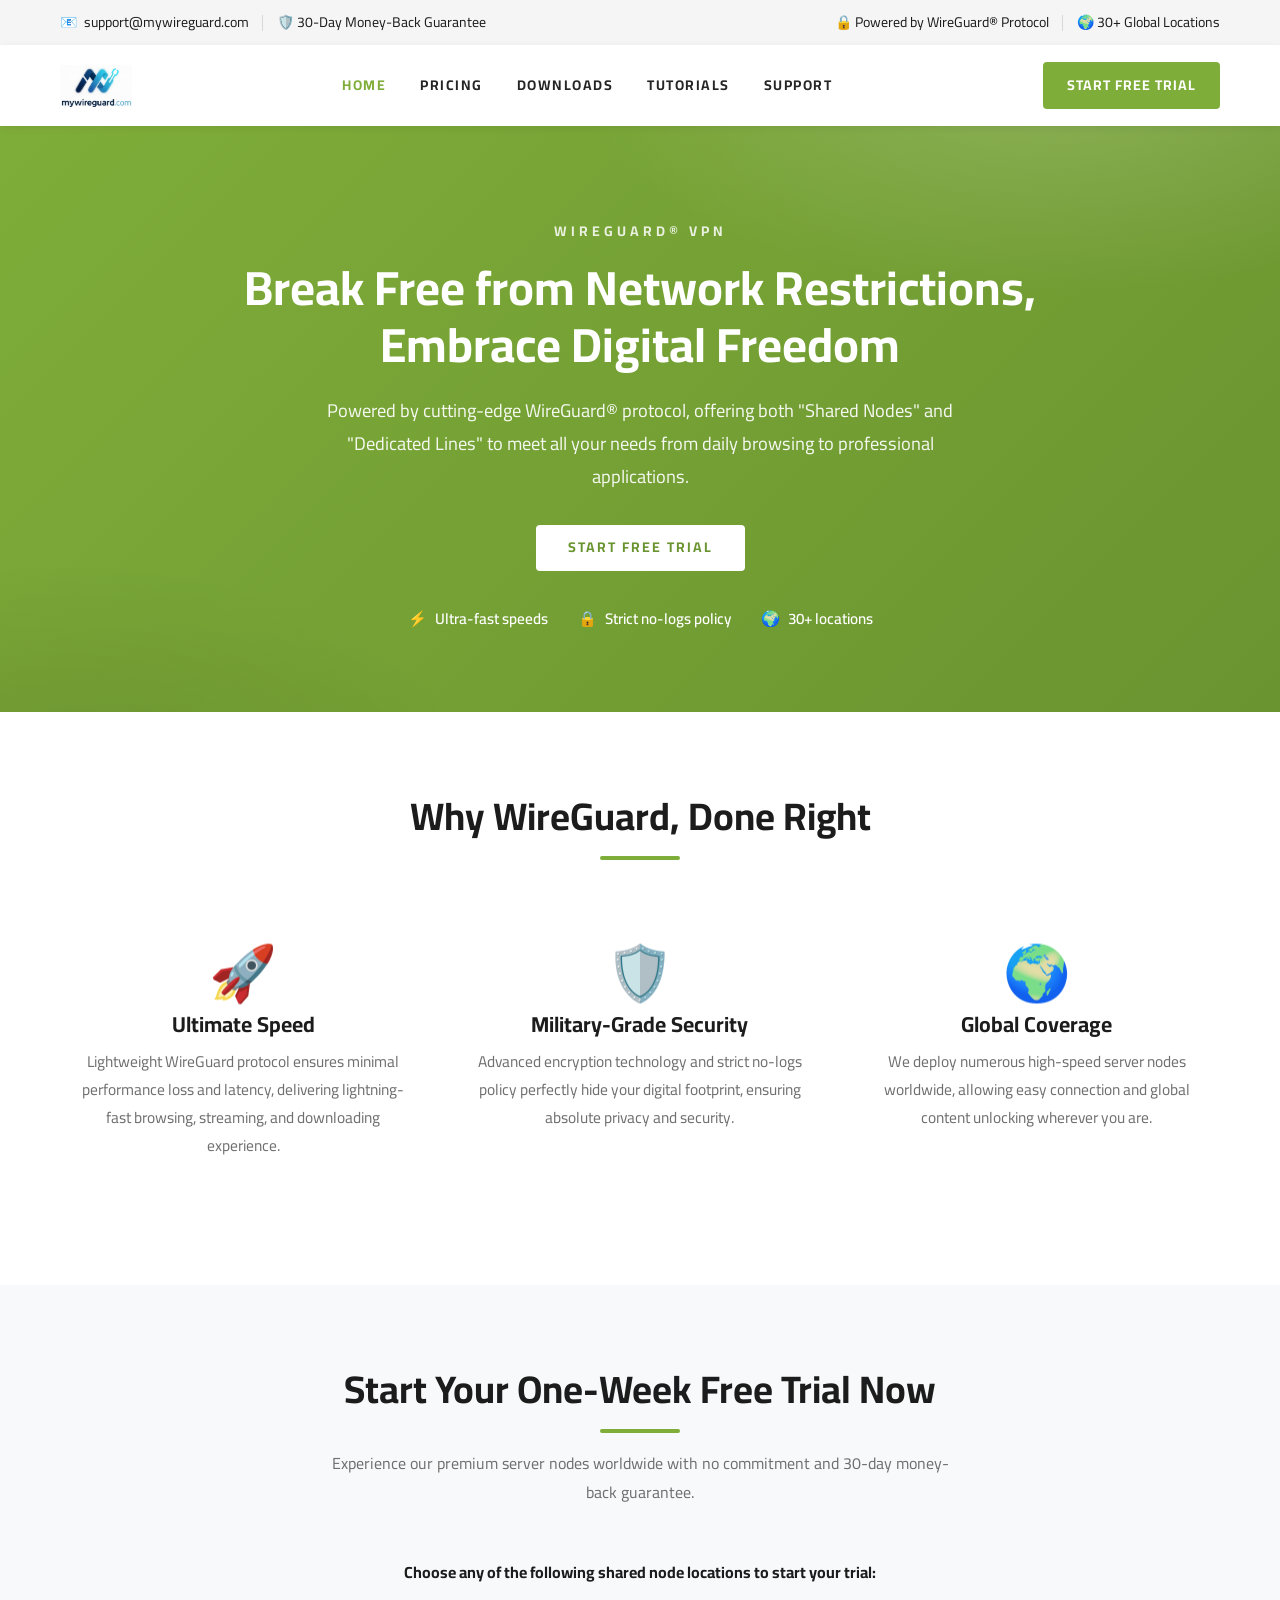
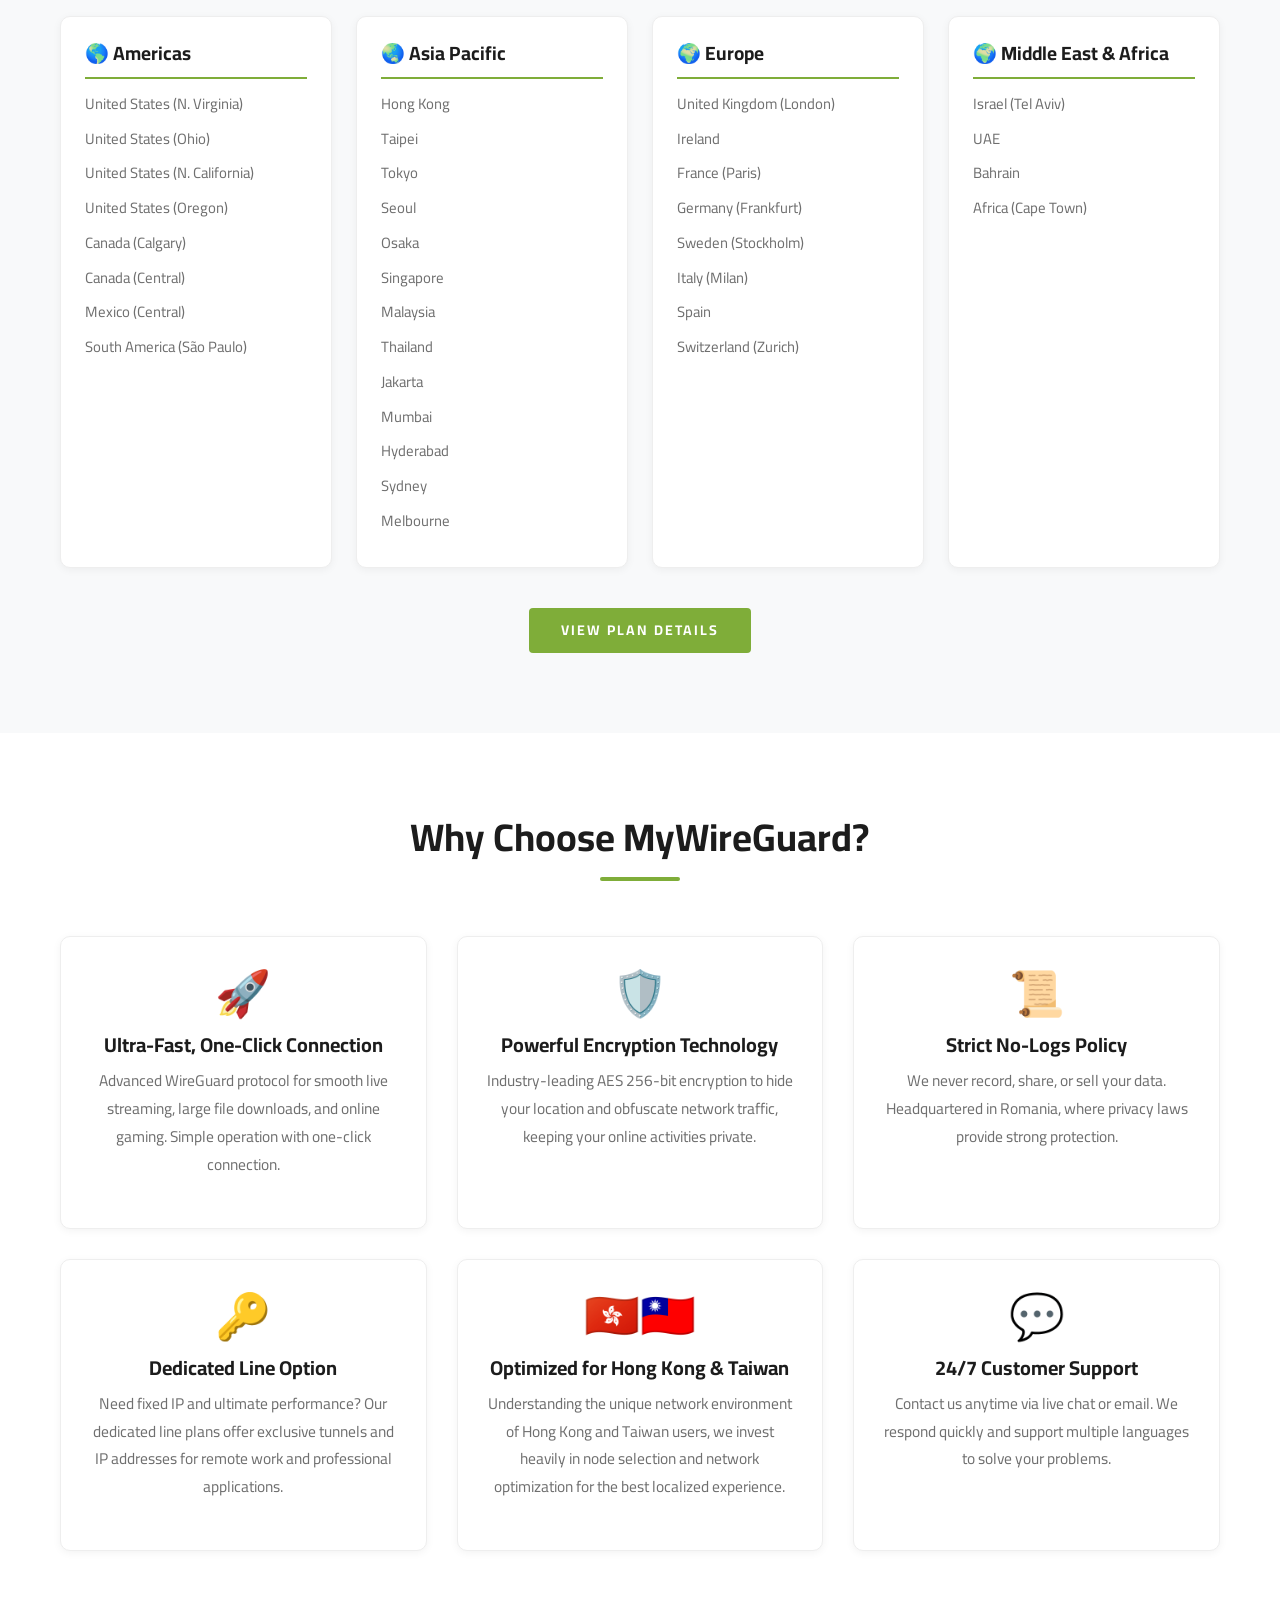
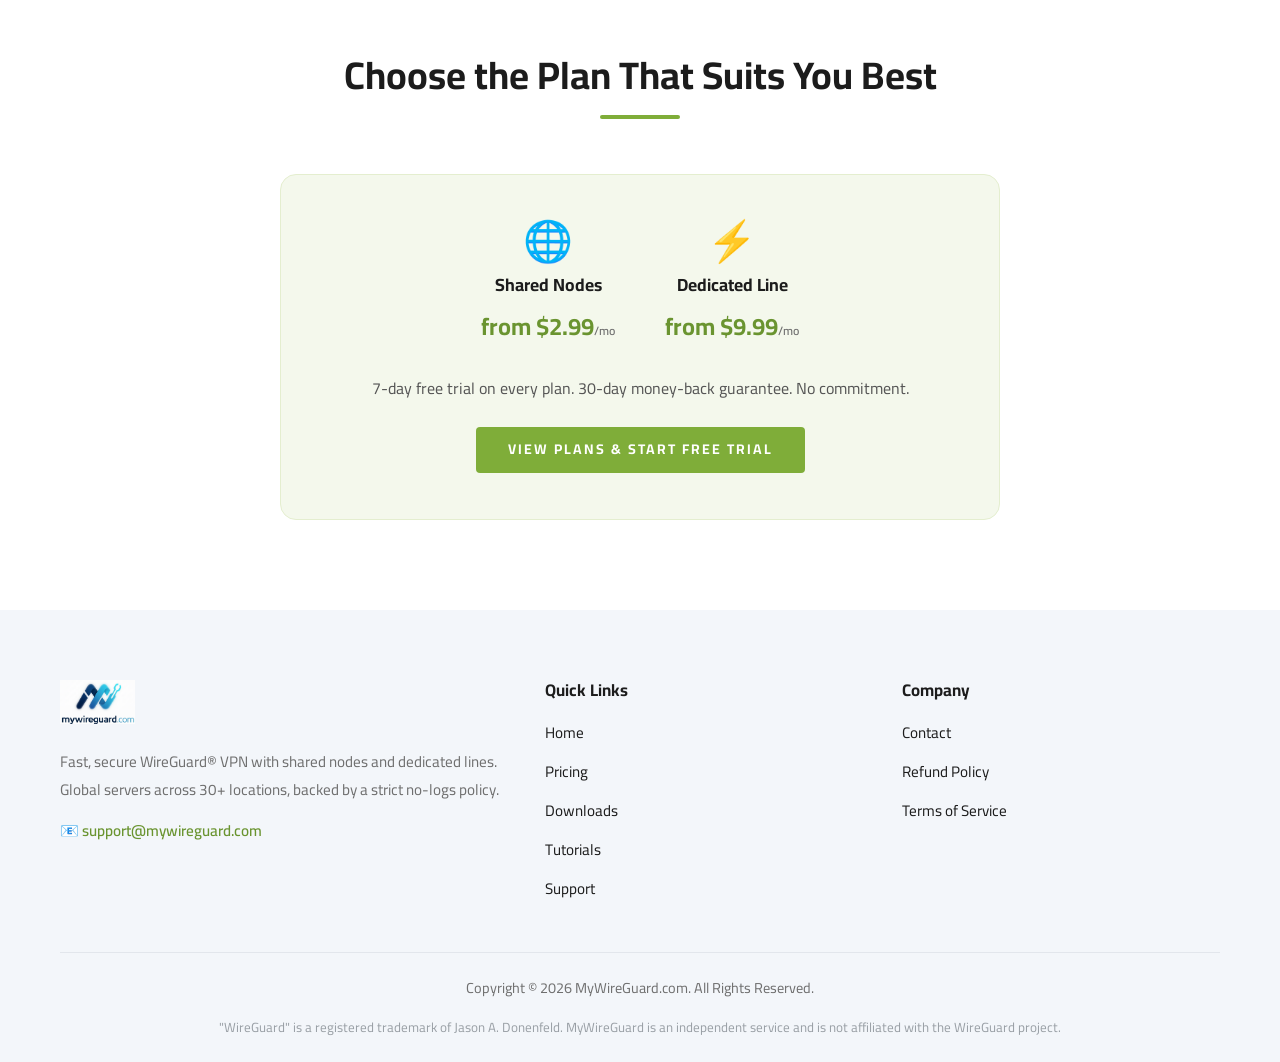
<file: index.html>
<!DOCTYPE html>
<html lang="en">
<head>
    <meta charset="UTF-8">
    <meta name="viewport" content="width=device-width, initial-scale=1.0">
    <title>MyWireGuard - Shared Nodes & Dedicated Lines WireGuard VPN Service</title>
    <meta name="description" content="MyWireGuard offers fast, secure WireGuard VPN with shared nodes and dedicated lines. Global servers in 30+ locations. 7-day free trial, 30-day money-back guarantee. Starting at $2.99/month.">
    <meta name="keywords" content="WireGuard VPN, VPN service, shared VPN, dedicated VPN, secure VPN, fast VPN, privacy VPN, WireGuard protocol, VPN Hong Kong, VPN Taiwan">
    <link rel="canonical" href="https://mywireguard.com/">
    <!-- Open Graph / Social Media -->
    <meta property="og:type" content="website">
    <meta property="og:url" content="https://mywireguard.com/">
    <meta property="og:title" content="MyWireGuard - Shared Nodes & Dedicated Lines WireGuard VPN Service">
    <meta property="og:description" content="Fast, secure WireGuard VPN with shared nodes and dedicated lines. Global servers in 30+ locations. 7-day free trial, 30-day money-back guarantee.">
    <meta property="og:image" content="https://mywireguard.com/logo.png">
    <meta property="og:site_name" content="MyWireGuard">
    <!-- Twitter Card -->
    <meta name="twitter:card" content="summary_large_image">
    <meta name="twitter:title" content="MyWireGuard - WireGuard VPN Service">
    <meta name="twitter:description" content="Fast, secure WireGuard VPN with shared nodes and dedicated lines. 7-day free trial.">
    <meta name="twitter:image" content="https://mywireguard.com/logo.png">
    <!-- Structured Data -->
    <script type="application/ld+json">
    {
      "@context": "https://schema.org",
      "@type": "Organization",
      "name": "MyWireGuard",
      "url": "https://mywireguard.com",
      "logo": "https://mywireguard.com/logo.png",
      "description": "Fast, secure WireGuard VPN service with shared nodes and dedicated lines.",
      "contactPoint": {
        "@type": "ContactPoint",
        "email": "support@mywireguard.com",
        "contactType": "customer support",
        "availableLanguage": ["English", "Chinese"]
      },
      "sameAs": []
    }
    </script>
    <script type="application/ld+json">
    {
      "@context": "https://schema.org",
      "@type": "WebSite",
      "name": "MyWireGuard",
      "url": "https://mywireguard.com",
      "potentialAction": {
        "@type": "SearchAction",
        "target": "https://mywireguard.com/?q={search_term_string}",
        "query-input": "required name=search_term_string"
      }
    }
    </script>
    <!-- Google tag (gtag.js) -->
    <script async src="https://www.googletagmanager.com/gtag/js?id=G-61Y0GT23PH"></script>
    <script>
      window.dataLayer = window.dataLayer || [];
      function gtag(){dataLayer.push(arguments);}
      gtag('js', new Date());
      gtag('config', 'G-61Y0GT23PH');
    </script>
    <!-- Fonts & Theme -->
    <link rel="preconnect" href="https://fonts.googleapis.com">
    <link rel="preconnect" href="https://fonts.gstatic.com" crossorigin>
    <link href="https://fonts.googleapis.com/css2?family=Cairo:wght@300;400;600;700;900&display=swap" rel="stylesheet">
    <link rel="stylesheet" href="./assets/theme.css">
</head>
<body>

    <!-- Top bar -->
    <div class="top-bar">
        <div class="top-bar__inner">
            <div class="top-bar__left">
                <span class="top-bar__item">📧 <a href="mailto:support@mywireguard.com">support@mywireguard.com</a></span>
                <span class="top-bar__item">🛡️ 30-Day Money-Back Guarantee</span>
            </div>
            <div class="top-bar__right">
                <span class="top-bar__item">🔒 Powered by WireGuard® Protocol</span>
                <span class="top-bar__item">🌍 30+ Global Locations</span>
            </div>
        </div>
    </div>

    <!-- Header -->
    <header class="site-header">
        <div class="site-header__inner">
            <a href="./index.html" class="site-logo">
                <img src="./logo.png" alt="MyWireGuard Logo">
            </a>
            <nav class="main-nav">
                <ul>
                    <li><a href="./index.html" data-i18n="nav-home">Home</a></li>
                    <li><a href="./pricing.html" data-i18n="nav-pricing">Pricing</a></li>
                    <li><a href="./downloads.html" data-i18n="nav-downloads">Downloads</a></li>
                    <li><a href="./tutorials.html" data-i18n="nav-tutorials">Tutorials</a></li>
                    <li><a href="./support.html" data-i18n="nav-support">Support</a></li>
                </ul>
            </nav>
            <div class="header-actions">
                <a href="./pricing.html" class="nav-cta" data-i18n="nav-trial">Start Free Trial</a>
                <button class="nav-toggle" aria-label="Toggle menu" aria-expanded="false">☰</button>
            </div>
        </div>
    </header>

    <main>
        <!-- Hero -->
        <section class="hero">
            <div class="hero__inner">
                <span class="hero__eyebrow" data-i18n="hero-eyebrow">WireGuard® VPN</span>
                <h1 class="hero__title" data-i18n="hero-title">Break Free from Network Restrictions, Embrace Digital Freedom</h1>
                <p data-i18n="hero-subtitle">Powered by cutting-edge WireGuard® protocol, offering both "Shared Nodes" and "Dedicated Lines" to meet all your needs from daily browsing to professional applications.</p>
                <a href="./pricing.html" class="primary-btn" data-i18n="hero-cta">Start Free Trial</a>
                <div class="hero__badges">
                    <span>⚡ <span data-i18n="hero-badge-speed">Ultra-fast speeds</span></span>
                    <span>🔒 <span data-i18n="hero-badge-nolog">Strict no-logs policy</span></span>
                    <span>🌍 <span data-i18n="hero-badge-global">30+ locations</span></span>
                </div>
            </div>
        </section>

        <!-- Core advantages -->
        <section id="core-advantages" class="advantages-section">
            <div class="container">
                <div class="section-title">
                    <h2 data-i18n="advantages-title">Why WireGuard, Done Right</h2>
                </div>
                <div class="advantages-grid">
                    <div class="advantage-item"><div class="icon">🚀</div><h3 data-i18n="advantage-speed-title">Ultimate Speed</h3><p data-i18n="advantage-speed-desc">Lightweight WireGuard protocol ensures minimal performance loss and latency, delivering lightning-fast browsing, streaming, and downloading experience.</p></div>
                    <div class="advantage-item"><div class="icon">🛡️</div><h3 data-i18n="advantage-security-title">Military-Grade Security</h3><p data-i18n="advantage-security-desc">Advanced encryption technology and strict no-logs policy perfectly hide your digital footprint, ensuring absolute privacy and security.</p></div>
                    <div class="advantage-item"><div class="icon">🌍</div><h3 data-i18n="advantage-global-title">Global Coverage</h3><p data-i18n="advantage-global-desc">We deploy numerous high-speed server nodes worldwide, allowing easy connection and global content unlocking wherever you are.</p></div>
                </div>
            </div>
        </section>

        <!-- Free trial + regions -->
        <section id="trial" class="trial-section">
            <div class="container">
                <div class="section-title">
                    <h2 data-i18n="trial-title">Start Your One-Week Free Trial Now</h2>
                    <p data-i18n="trial-subtitle">Experience our premium server nodes worldwide with no commitment and 30-day money-back guarantee.</p>
                </div>
                <h4 data-i18n="trial-choose">Choose any of the following shared node locations to start your trial:</h4>
                <div class="regions-grid">
                    <div class="region-card"><h3 data-i18n="region-americas">🌎 Americas</h3><ul><li>United States (N. Virginia)</li><li>United States (Ohio)</li><li>United States (N. California)</li><li>United States (Oregon)</li><li>Canada (Calgary)</li><li>Canada (Central)</li><li>Mexico (Central)</li><li>South America (São Paulo)</li></ul></div>
                    <div class="region-card"><h3 data-i18n="region-asia">🌏 Asia Pacific</h3><ul><li>Hong Kong</li><li>Taipei</li><li>Tokyo</li><li>Seoul</li><li>Osaka</li><li>Singapore</li><li>Malaysia</li><li>Thailand</li><li>Jakarta</li><li>Mumbai</li><li>Hyderabad</li><li>Sydney</li><li>Melbourne</li></ul></div>
                    <div class="region-card"><h3 data-i18n="region-europe">🌍 Europe</h3><ul><li>United Kingdom (London)</li><li>Ireland</li><li>France (Paris)</li><li>Germany (Frankfurt)</li><li>Sweden (Stockholm)</li><li>Italy (Milan)</li><li>Spain</li><li>Switzerland (Zurich)</li></ul></div>
                    <div class="region-card"><h3 data-i18n="region-middle-africa">🌍 Middle East & Africa</h3><ul><li>Israel (Tel Aviv)</li><li>UAE</li><li>Bahrain</li><li>Africa (Cape Town)</li></ul></div>
                </div>
                <a href="#why-us" class="primary-btn" style="margin-top: 40px;" data-i18n="trial-cta">View Plan Details</a>
            </div>
        </section>

        <!-- Why choose us -->
        <section id="why-us" class="section">
            <div class="container">
                <div class="section-title">
                    <h2 data-i18n="why-title">Why Choose MyWireGuard?</h2>
                </div>
                <div class="features-grid">
                    <div class="feature-card"><div class="icon">🚀</div><h3 data-i18n="feature-speed-title">Ultra-Fast, One-Click Connection</h3><p data-i18n="feature-speed-desc">Advanced WireGuard protocol for smooth live streaming, large file downloads, and online gaming. Simple operation with one-click connection.</p></div>
                    <div class="feature-card"><div class="icon">🛡️</div><h3 data-i18n="feature-encryption-title">Powerful Encryption Technology</h3><p data-i18n="feature-encryption-desc">Industry-leading AES 256-bit encryption to hide your location and obfuscate network traffic, keeping your online activities private.</p></div>
                    <div class="feature-card"><div class="icon">📜</div><h3 data-i18n="feature-nolog-title">Strict No-Logs Policy</h3><p data-i18n="feature-nolog-desc">We never record, share, or sell your data. Headquartered in Romania, where privacy laws provide strong protection.</p></div>
                    <div class="feature-card"><div class="icon">🔑</div><h3 data-i18n="feature-dedicated-title">Dedicated Line Option</h3><p data-i18n="feature-dedicated-desc">Need fixed IP and ultimate performance? Our dedicated line plans offer exclusive tunnels and IP addresses for remote work and professional applications.</p></div>
                    <div class="feature-card"><div class="icon" style="font-family: 'Segoe UI Emoji', 'Apple Color Emoji', 'Noto Color Emoji', sans-serif;">🇭🇰🇹🇼</div><h3 data-i18n="feature-hktw-title">Optimized for Hong Kong & Taiwan</h3><p data-i18n="feature-hktw-desc">Understanding the unique network environment of Hong Kong and Taiwan users, we invest heavily in node selection and network optimization for the best localized experience.</p></div>
                    <div class="feature-card"><div class="icon">💬</div><h3 data-i18n="feature-support-title">24/7 Customer Support</h3><p data-i18n="feature-support-desc">Contact us anytime via live chat or email. We respond quickly and support multiple languages to solve your problems.</p></div>
                </div>
            </div>
        </section>

        <!-- Pricing summary -->
        <section id="pricing" class="home-pricing">
            <div class="container">
                <div class="section-title">
                    <h2 data-i18n="pricing-title">Choose the Plan That Suits You Best</h2>
                </div>
                <div class="home-pricing__box">
                    <div class="home-pricing__row">
                        <div class="home-pricing__item">
                            <div class="plan-icon">🌐</div>
                            <div class="plan-name" data-i18n="plan-shared-name">Shared Nodes</div>
                            <div class="plan-price">from $2.99<small>/mo</small></div>
                        </div>
                        <div class="home-pricing__item">
                            <div class="plan-icon">⚡</div>
                            <div class="plan-name" data-i18n="plan-dedicated-name">Dedicated Line</div>
                            <div class="plan-price">from $9.99<small>/mo</small></div>
                        </div>
                    </div>
                    <p style="color:#555; margin:0 0 24px;" data-i18n="pricing-note">7-day free trial on every plan. 30-day money-back guarantee. No commitment.</p>
                    <a href="./pricing.html" class="primary-btn" data-i18n="pricing-cta">View Plans &amp; Start Free Trial</a>
                </div>
            </div>
        </section>
    </main>

    <footer class="site-footer">
        <div class="container">
            <div class="site-footer__grid">
                <div class="site-footer__about">
                    <img src="./logo.png" alt="MyWireGuard Logo">
                    <p data-i18n="footer-about">Fast, secure WireGuard® VPN with shared nodes and dedicated lines. Global servers across 30+ locations, backed by a strict no-logs policy.</p>
                    <div class="contact-line">📧 <a href="mailto:support@mywireguard.com">support@mywireguard.com</a></div>
                </div>
                <div class="site-footer__links">
                    <h6 data-i18n="footer-quicklinks">Quick Links</h6>
                    <ul>
                        <li><a href="./index.html" data-i18n="nav-home">Home</a></li>
                        <li><a href="./pricing.html" data-i18n="nav-pricing">Pricing</a></li>
                        <li><a href="./downloads.html" data-i18n="nav-downloads">Downloads</a></li>
                        <li><a href="./tutorials.html" data-i18n="nav-tutorials">Tutorials</a></li>
                        <li><a href="./support.html" data-i18n="nav-support">Support</a></li>
                    </ul>
                </div>
                <div class="site-footer__links">
                    <h6 data-i18n="footer-company">Company</h6>
                    <ul>
                        <li><a href="./contact.html" data-i18n="footer-contact">Contact</a></li>
                        <li><a href="./refund.html" data-i18n="footer-refund">Refund Policy</a></li>
                        <li><a href="./terms.html" data-i18n="footer-terms">Terms of Service</a></li>
                    </ul>
                </div>
            </div>
            <div class="site-footer__copyright">
                <p data-i18n="footer-copyright">Copyright © 2026 MyWireGuard.com. All Rights Reserved.</p>
                <span class="trademark">"WireGuard" is a registered trademark of Jason A. Donenfeld. MyWireGuard is an independent service and is not affiliated with the WireGuard project.</span>
            </div>
        </div>
    </footer>

    <!-- Chatwoot SDK -->
    <script>
      (function(d,t) {
        var BASE_URL="https://app.chatwoot.com";
        var g=d.createElement(t),s=d.getElementsByTagName(t)[0];
        g.src=BASE_URL+"/packs/js/sdk.js";
        g.async = true;
        s.parentNode.insertBefore(g,s);
        g.onload=function(){
          window.chatwootSDK.run({
            websiteToken: 'UHLFhmfNBGbWWaV4vt431TuN',
            baseUrl: BASE_URL
          })
        }
      })(document,"script");
    </script>

    <script src="./assets/theme.js"></script>
</body>
</html>
</file>
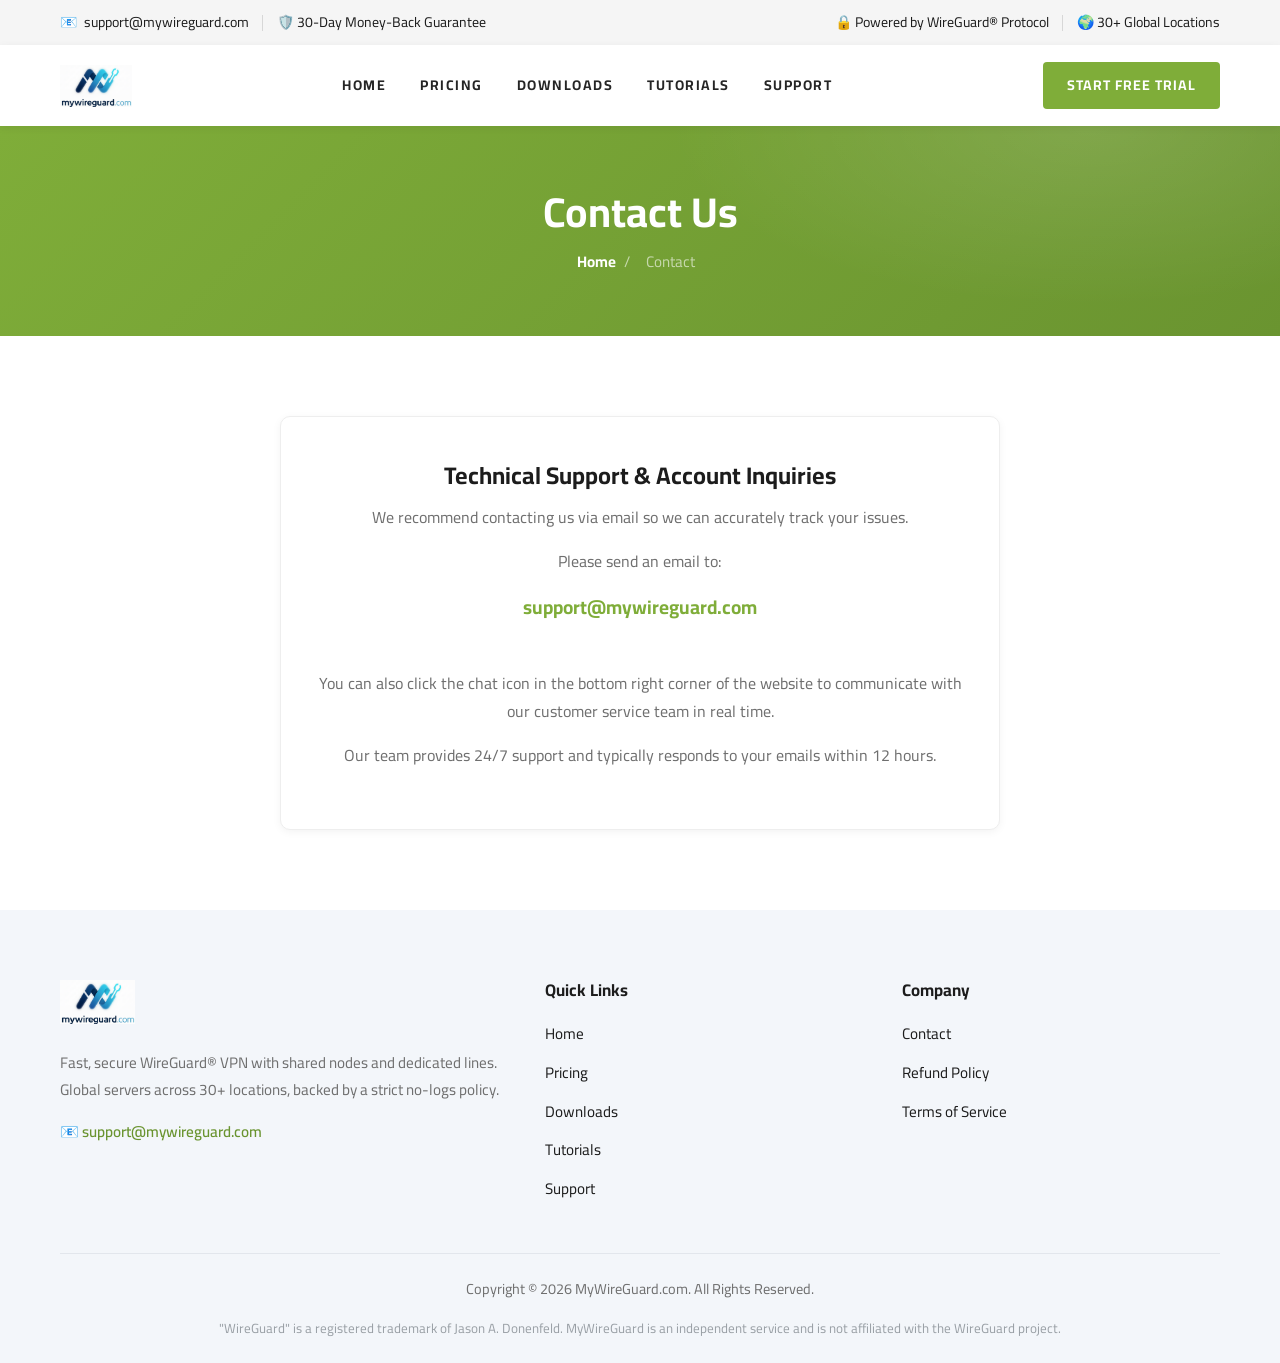
<file: contact.html>
<!DOCTYPE html>
<html lang="en">
<head>
    <meta charset="UTF-8">
    <meta name="viewport" content="width=device-width, initial-scale=1.0">
    <title>Contact Us - MyWireGuard VPN Support</title>
    <meta name="description" content="Contact MyWireGuard VPN support team. Email us at support@mywireguard.com or use live chat. 24/7 support with response within 12 hours.">
    <meta name="keywords" content="MyWireGuard contact, VPN support email, WireGuard help, contact VPN support">
    <link rel="canonical" href="https://mywireguard.com/contact.html">
    <!-- Open Graph / Social Media -->
    <meta property="og:type" content="website">
    <meta property="og:url" content="https://mywireguard.com/contact.html">
    <meta property="og:title" content="Contact Us - MyWireGuard VPN Support">
    <meta property="og:description" content="Contact MyWireGuard VPN support team. 24/7 support available.">
    <meta property="og:image" content="https://mywireguard.com/logo.png">
    <meta property="og:site_name" content="MyWireGuard">
    <!-- Twitter Card -->
    <meta name="twitter:card" content="summary">
    <meta name="twitter:title" content="Contact Us - MyWireGuard VPN Support">
    <meta name="twitter:description" content="Contact MyWireGuard VPN support team. 24/7 support available.">
    <!-- Google tag (gtag.js) -->
    <script async src="https://www.googletagmanager.com/gtag/js?id=G-61Y0GT23PH"></script>
    <script>
      window.dataLayer = window.dataLayer || [];
      function gtag(){dataLayer.push(arguments);}
      gtag('js', new Date());
      gtag('config', 'G-61Y0GT23PH');
    </script>
    <!-- Fonts & Theme -->
    <link rel="preconnect" href="https://fonts.googleapis.com">
    <link rel="preconnect" href="https://fonts.gstatic.com" crossorigin>
    <link href="https://fonts.googleapis.com/css2?family=Cairo:wght@300;400;600;700;900&display=swap" rel="stylesheet">
    <link rel="stylesheet" href="./assets/theme.css">
    <style>
        .contact-wrap { max-width: 760px; }
    </style>
</head>
<body>

    <!-- Top bar -->
    <div class="top-bar">
        <div class="top-bar__inner">
            <div class="top-bar__left">
                <span class="top-bar__item">📧 <a href="mailto:support@mywireguard.com">support@mywireguard.com</a></span>
                <span class="top-bar__item">🛡️ 30-Day Money-Back Guarantee</span>
            </div>
            <div class="top-bar__right">
                <span class="top-bar__item">🔒 Powered by WireGuard® Protocol</span>
                <span class="top-bar__item">🌍 30+ Global Locations</span>
            </div>
        </div>
    </div>

    <!-- Header -->
    <header class="site-header">
        <div class="site-header__inner">
            <a href="./index.html" class="site-logo">
                <img src="./logo.png" alt="MyWireGuard Logo">
            </a>
            <nav class="main-nav">
                <ul>
                    <li><a href="./index.html" data-i18n="nav-home">Home</a></li>
                    <li><a href="./pricing.html" data-i18n="nav-pricing">Pricing</a></li>
                    <li><a href="./downloads.html" data-i18n="nav-downloads">Downloads</a></li>
                    <li><a href="./tutorials.html" data-i18n="nav-tutorials">Tutorials</a></li>
                    <li><a href="./support.html" data-i18n="nav-support">Support</a></li>
                </ul>
            </nav>
            <div class="header-actions">
                <a href="./pricing.html" class="nav-cta" data-i18n="nav-trial">Start Free Trial</a>
                <button class="nav-toggle" aria-label="Toggle menu" aria-expanded="false">☰</button>
            </div>
        </div>
    </header>

    <!-- Breadcrumb -->
    <section class="breadcrumb-hero">
        <h1 data-i18n="contact-page-title">Contact Us</h1>
        <div class="breadcrumb-hero__crumbs"><a href="./index.html" data-i18n="nav-home">Home</a><span>/</span><span data-i18n="footer-contact">Contact</span></div>
    </section>

    <main class="section">
        <div class="container contact-wrap">
            <div class="contact-section">
                <h3 data-i18n="contact-support-title">Technical Support & Account Inquiries</h3>
                <p data-i18n="contact-email-desc">We recommend contacting us via email so we can accurately track your issues.</p>
                <p data-i18n="contact-email-prompt">Please send an email to:</p>
                <p><a href="mailto:support@mywireguard.com">support@mywireguard.com</a></p>
                <br>
                <p data-i18n="contact-chat-desc">You can also click the chat icon in the bottom right corner of the website to communicate with our customer service team in real time.</p>
                <p data-i18n="contact-response-time">Our team provides 24/7 support and typically responds to your emails within 12 hours.</p>
            </div>
        </div>
    </main>

    <footer class="site-footer">
        <div class="container">
            <div class="site-footer__grid">
                <div class="site-footer__about">
                    <img src="./logo.png" alt="MyWireGuard Logo">
                    <p data-i18n="footer-about">Fast, secure WireGuard® VPN with shared nodes and dedicated lines. Global servers across 30+ locations, backed by a strict no-logs policy.</p>
                    <div class="contact-line">📧 <a href="mailto:support@mywireguard.com">support@mywireguard.com</a></div>
                </div>
                <div class="site-footer__links">
                    <h6 data-i18n="footer-quicklinks">Quick Links</h6>
                    <ul>
                        <li><a href="./index.html" data-i18n="nav-home">Home</a></li>
                        <li><a href="./pricing.html" data-i18n="nav-pricing">Pricing</a></li>
                        <li><a href="./downloads.html" data-i18n="nav-downloads">Downloads</a></li>
                        <li><a href="./tutorials.html" data-i18n="nav-tutorials">Tutorials</a></li>
                        <li><a href="./support.html" data-i18n="nav-support">Support</a></li>
                    </ul>
                </div>
                <div class="site-footer__links">
                    <h6 data-i18n="footer-company">Company</h6>
                    <ul>
                        <li><a href="./contact.html" data-i18n="footer-contact">Contact</a></li>
                        <li><a href="./refund.html" data-i18n="footer-refund">Refund Policy</a></li>
                        <li><a href="./terms.html" data-i18n="footer-terms">Terms of Service</a></li>
                    </ul>
                </div>
            </div>
            <div class="site-footer__copyright">
                <p data-i18n="footer-copyright">Copyright © 2026 MyWireGuard.com. All Rights Reserved.</p>
                <span class="trademark">"WireGuard" is a registered trademark of Jason A. Donenfeld. MyWireGuard is an independent service and is not affiliated with the WireGuard project.</span>
            </div>
        </div>
    </footer>

    <!-- Chatwoot SDK -->
    <script>
      (function(d,t) {
        var BASE_URL="https://app.chatwoot.com";
        var g=d.createElement(t),s=d.getElementsByTagName(t)[0];
        g.src=BASE_URL+"/packs/js/sdk.js";
        g.async = true;
        s.parentNode.insertBefore(g,s);
        g.onload=function(){
          window.chatwootSDK.run({
            websiteToken: 'UHLFhmfNBGbWWaV4vt431TuN',
            baseUrl: BASE_URL
          })
        }
      })(document,"script");
    </script>

    <script src="./assets/theme.js"></script>
</body>
</html>
</file>
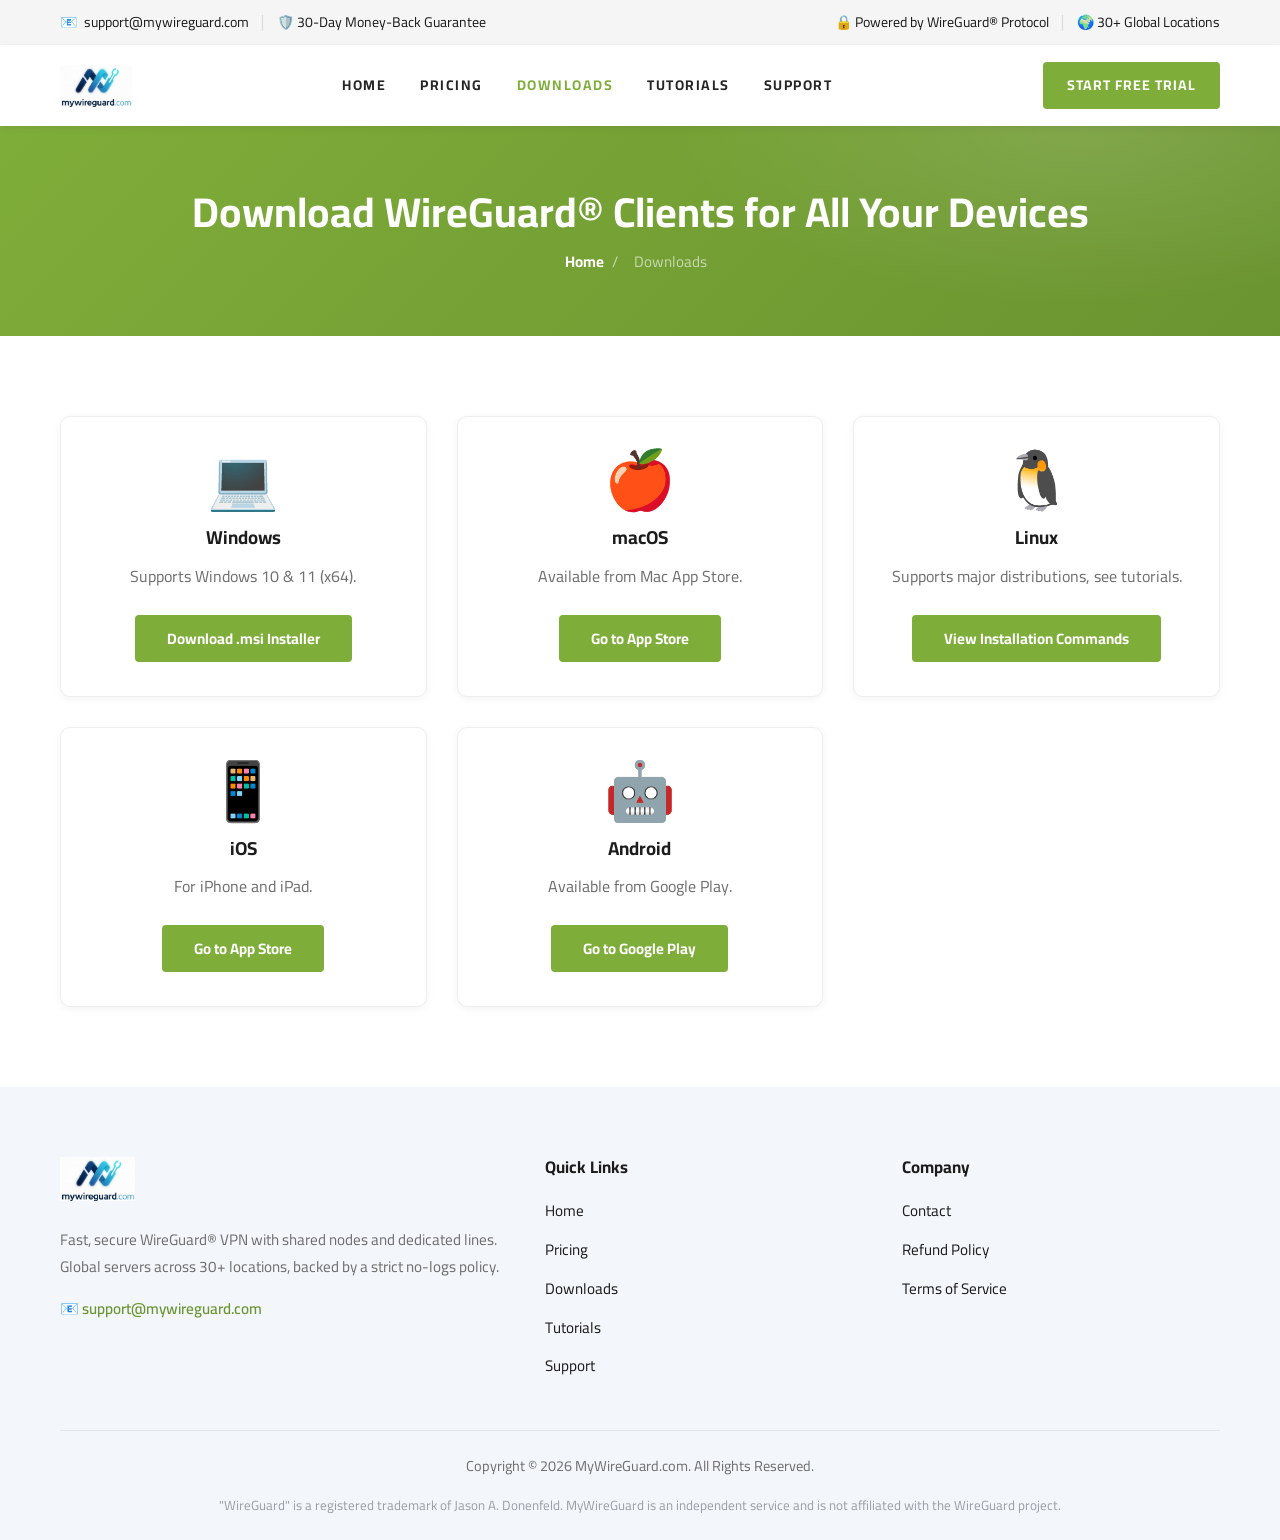
<file: downloads.html>
<!DOCTYPE html>
<html lang="en">
<head>
    <meta charset="UTF-8">
    <meta name="viewport" content="width=device-width, initial-scale=1.0">
    <title>WireGuard VPN Client Downloads - Windows, macOS, iOS, Android | MyWireGuard</title>
    <meta name="description" content="Download WireGuard VPN clients for all your devices. Supports Windows, macOS, Linux, iOS, and Android. Free official WireGuard clients for MyWireGuard VPN service.">
    <meta name="keywords" content="WireGuard download, WireGuard Windows, WireGuard macOS, WireGuard iOS, WireGuard Android, WireGuard Linux, VPN client download">
    <link rel="canonical" href="https://mywireguard.com/downloads.html">
    <!-- Open Graph / Social Media -->
    <meta property="og:type" content="website">
    <meta property="og:url" content="https://mywireguard.com/downloads.html">
    <meta property="og:title" content="WireGuard VPN Client Downloads - MyWireGuard">
    <meta property="og:description" content="Download WireGuard VPN clients for Windows, macOS, Linux, iOS, and Android.">
    <meta property="og:image" content="https://mywireguard.com/logo.png">
    <meta property="og:site_name" content="MyWireGuard">
    <!-- Twitter Card -->
    <meta name="twitter:card" content="summary_large_image">
    <meta name="twitter:title" content="WireGuard VPN Client Downloads - MyWireGuard">
    <meta name="twitter:description" content="Download WireGuard VPN clients for all platforms.">
    <meta name="twitter:image" content="https://mywireguard.com/logo.png">
    <!-- Google tag (gtag.js) -->
    <script async src="https://www.googletagmanager.com/gtag/js?id=G-61Y0GT23PH"></script>
    <script>
      window.dataLayer = window.dataLayer || [];
      function gtag(){dataLayer.push(arguments);}
      gtag('js', new Date());
      gtag('config', 'G-61Y0GT23PH');
    </script>
    <!-- Fonts & Theme -->
    <link rel="preconnect" href="https://fonts.googleapis.com">
    <link rel="preconnect" href="https://fonts.gstatic.com" crossorigin>
    <link href="https://fonts.googleapis.com/css2?family=Cairo:wght@300;400;600;700;900&display=swap" rel="stylesheet">
    <link rel="stylesheet" href="./assets/theme.css">
</head>
<body>

    <!-- Top bar -->
    <div class="top-bar">
        <div class="top-bar__inner">
            <div class="top-bar__left">
                <span class="top-bar__item">📧 <a href="mailto:support@mywireguard.com">support@mywireguard.com</a></span>
                <span class="top-bar__item">🛡️ 30-Day Money-Back Guarantee</span>
            </div>
            <div class="top-bar__right">
                <span class="top-bar__item">🔒 Powered by WireGuard® Protocol</span>
                <span class="top-bar__item">🌍 30+ Global Locations</span>
            </div>
        </div>
    </div>

    <!-- Header -->
    <header class="site-header">
        <div class="site-header__inner">
            <a href="./index.html" class="site-logo">
                <img src="./logo.png" alt="MyWireGuard Logo">
            </a>
            <nav class="main-nav">
                <ul>
                    <li><a href="./index.html" data-i18n="nav-home">Home</a></li>
                    <li><a href="./pricing.html" data-i18n="nav-pricing">Pricing</a></li>
                    <li><a href="./downloads.html" data-i18n="nav-downloads">Downloads</a></li>
                    <li><a href="./tutorials.html" data-i18n="nav-tutorials">Tutorials</a></li>
                    <li><a href="./support.html" data-i18n="nav-support">Support</a></li>
                </ul>
            </nav>
            <div class="header-actions">
                <a href="./pricing.html" class="nav-cta" data-i18n="nav-trial">Start Free Trial</a>
                <button class="nav-toggle" aria-label="Toggle menu" aria-expanded="false">☰</button>
            </div>
        </div>
    </header>

    <!-- Breadcrumb -->
    <section class="breadcrumb-hero">
        <h1 data-i18n="downloads-page-title">Download WireGuard® Clients for All Your Devices</h1>
        <div class="breadcrumb-hero__crumbs"><a href="./index.html" data-i18n="nav-home">Home</a><span>/</span><span data-i18n="nav-downloads">Downloads</span></div>
    </section>

    <main class="section">
        <div class="container">
            <div class="download-grid">
                <div class="download-card">
                    <div class="icon">💻</div>
                    <h3>Windows</h3>
                    <p data-i18n="windows-desc">Supports Windows 10 & 11 (x64).</p>
                    <a href="https://download.wireguard.com/windows-client/wireguard-installer.exe" target="_blank" class="button" data-i18n="windows-download">Download .msi Installer</a>
                </div>
                <div class="download-card">
                    <div class="icon">🍎</div>
                    <h3>macOS</h3>
                    <p data-i18n="macos-desc">Available from Mac App Store.</p>
                    <a href="https://apps.apple.com/us/app/wireguard/id1451685025" target="_blank" class="button" data-i18n="macos-download">Go to App Store</a>
                </div>
                 <div class="download-card">
                    <div class="icon">🐧</div>
                    <h3>Linux</h3>
                    <p data-i18n="linux-desc">Supports major distributions, see tutorials.</p>
                    <a href="./tutorials.html" class="button" data-i18n="linux-download">View Installation Commands</a>
                </div>
                <div class="download-card">
                    <div class="icon">📱</div>
                    <h3>iOS</h3>
                    <p data-i18n="ios-desc">For iPhone and iPad.</p>
                    <a href="https://apps.apple.com/us/app/wireguard/id1441195209" target="_blank" class="button" data-i18n="ios-download">Go to App Store</a>
                </div>
                <div class="download-card">
                    <div class="icon">🤖</div>
                    <h3>Android</h3>
                    <p data-i18n="android-desc">Available from Google Play.</p>
                    <a href="https://play.google.com/store/apps/details?id=com.wireguard.android" target="_blank" class="button" data-i18n="android-download">Go to Google Play</a>
                </div>
            </div>
        </div>
    </main>

    <footer class="site-footer">
        <div class="container">
            <div class="site-footer__grid">
                <div class="site-footer__about">
                    <img src="./logo.png" alt="MyWireGuard Logo">
                    <p data-i18n="footer-about">Fast, secure WireGuard® VPN with shared nodes and dedicated lines. Global servers across 30+ locations, backed by a strict no-logs policy.</p>
                    <div class="contact-line">📧 <a href="mailto:support@mywireguard.com">support@mywireguard.com</a></div>
                </div>
                <div class="site-footer__links">
                    <h6 data-i18n="footer-quicklinks">Quick Links</h6>
                    <ul>
                        <li><a href="./index.html" data-i18n="nav-home">Home</a></li>
                        <li><a href="./pricing.html" data-i18n="nav-pricing">Pricing</a></li>
                        <li><a href="./downloads.html" data-i18n="nav-downloads">Downloads</a></li>
                        <li><a href="./tutorials.html" data-i18n="nav-tutorials">Tutorials</a></li>
                        <li><a href="./support.html" data-i18n="nav-support">Support</a></li>
                    </ul>
                </div>
                <div class="site-footer__links">
                    <h6 data-i18n="footer-company">Company</h6>
                    <ul>
                        <li><a href="./contact.html" data-i18n="footer-contact">Contact</a></li>
                        <li><a href="./refund.html" data-i18n="footer-refund">Refund Policy</a></li>
                        <li><a href="./terms.html" data-i18n="footer-terms">Terms of Service</a></li>
                    </ul>
                </div>
            </div>
            <div class="site-footer__copyright">
                <p data-i18n="footer-copyright">Copyright © 2026 MyWireGuard.com. All Rights Reserved.</p>
                <span class="trademark">"WireGuard" is a registered trademark of Jason A. Donenfeld. MyWireGuard is an independent service and is not affiliated with the WireGuard project.</span>
            </div>
        </div>
    </footer>

    <!-- Chatwoot SDK -->
    <script>
      (function(d,t) {
        var BASE_URL="https://app.chatwoot.com";
        var g=d.createElement(t),s=d.getElementsByTagName(t)[0];
        g.src=BASE_URL+"/packs/js/sdk.js";
        g.async = true;
        s.parentNode.insertBefore(g,s);
        g.onload=function(){
          window.chatwootSDK.run({
            websiteToken: 'UHLFhmfNBGbWWaV4vt431TuN',
            baseUrl: BASE_URL
          })
        }
      })(document,"script");
    </script>

    <script src="./assets/theme.js"></script>
</body>
</html>
</file>
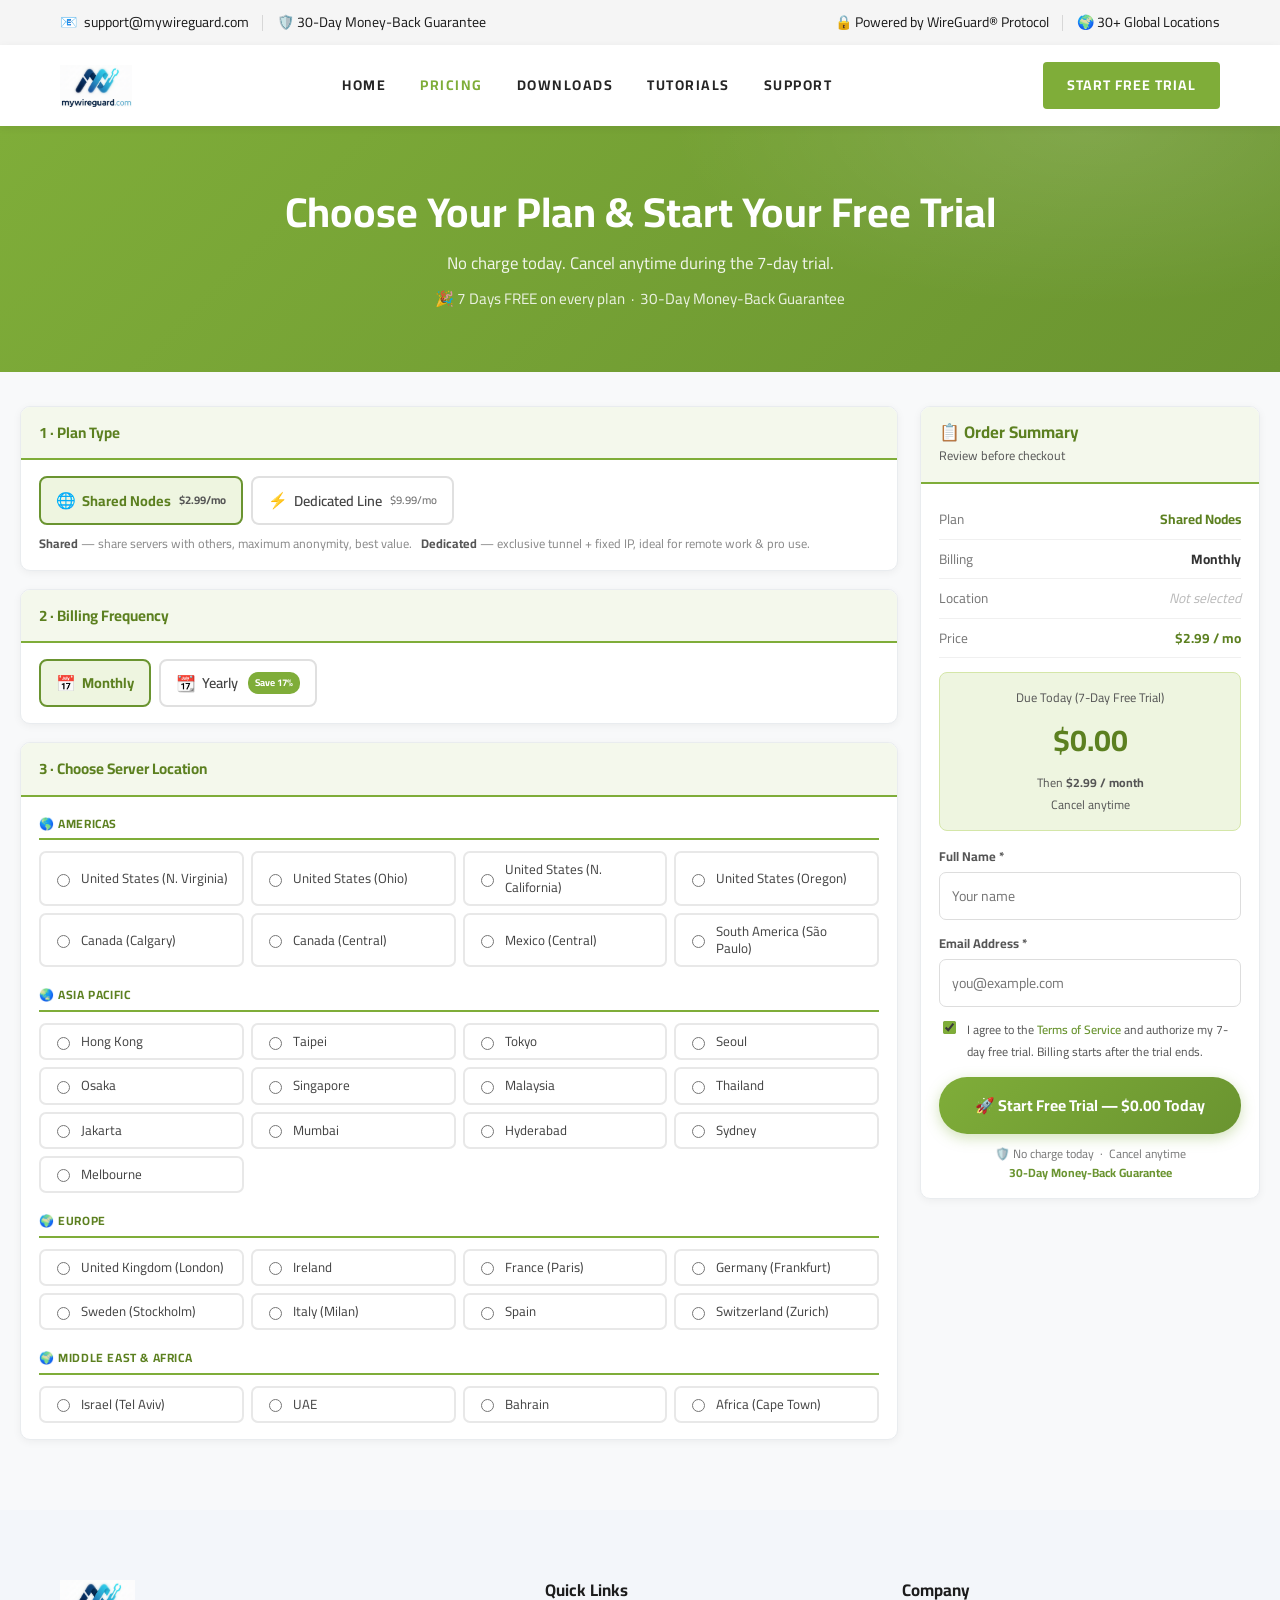
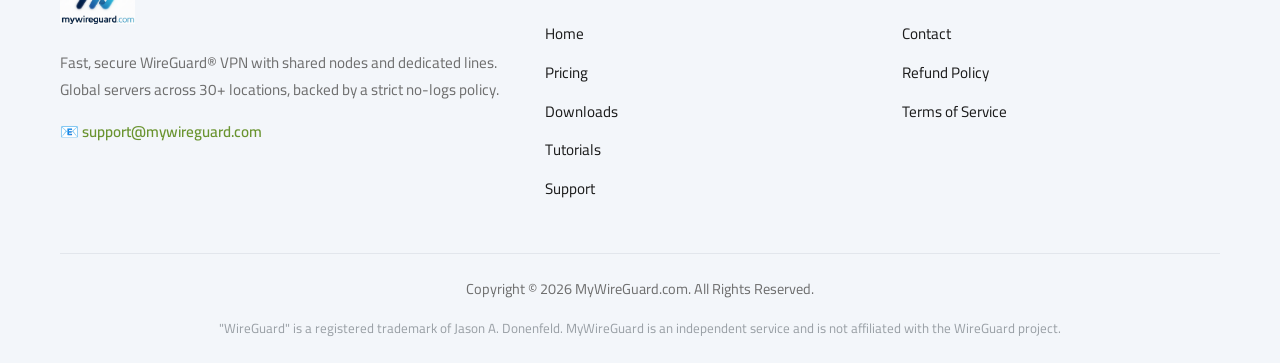
<file: pricing.html>
<!DOCTYPE html>
<html lang="en">
<head>
    <meta charset="UTF-8">
    <meta name="viewport" content="width=device-width, initial-scale=1.0">
    <title>VPN Pricing Plans - MyWireGuard | Shared Nodes & Dedicated Lines</title>
    <meta name="description" content="Choose your MyWireGuard VPN plan. Shared Nodes from $2.99/month or Dedicated Line from $9.99/month. 7-day free trial, 30-day money-back guarantee. Secure online checkout.">
    <meta name="keywords" content="WireGuard VPN pricing, VPN plans, shared VPN plan, dedicated VPN plan, VPN subscription, buy VPN">
    <link rel="canonical" href="https://mywireguard.com/pricing.html">
    <meta property="og:type" content="website">
    <meta property="og:url" content="https://mywireguard.com/pricing.html">
    <meta property="og:title" content="VPN Pricing Plans - MyWireGuard">
    <meta property="og:description" content="Shared Nodes from $2.99/month or Dedicated Line from $9.99/month. 7-day free trial included.">
    <meta property="og:image" content="https://mywireguard.com/logo.png">
    <meta property="og:site_name" content="MyWireGuard">
    <meta name="twitter:card" content="summary_large_image">
    <meta name="twitter:title" content="VPN Pricing Plans - MyWireGuard">
    <meta name="twitter:description" content="Shared Nodes from $2.99/month or Dedicated Line from $9.99/month. 7-day free trial.">
    <meta name="twitter:image" content="https://mywireguard.com/logo.png">
    <script type="application/ld+json">
    {"@context":"https://schema.org","@type":"ItemList","name":"MyWireGuard VPN Plans","itemListElement":[{"@type":"ListItem","position":1,"item":{"@type":"Product","name":"MyWireGuard Shared Nodes","offers":{"@type":"Offer","price":"2.99","priceCurrency":"USD","availability":"https://schema.org/InStock"}}},{"@type":"ListItem","position":2,"item":{"@type":"Product","name":"MyWireGuard Dedicated Line","offers":{"@type":"Offer","price":"9.99","priceCurrency":"USD","availability":"https://schema.org/InStock"}}}]}
    </script>
    <script async src="https://www.googletagmanager.com/gtag/js?id=G-61Y0GT23PH"></script>
    <script>
      window.dataLayer = window.dataLayer || [];
      function gtag(){dataLayer.push(arguments);}
      gtag('js', new Date());
      gtag('config', 'G-61Y0GT23PH');
    </script>
    <!-- Fonts & Theme -->
    <link rel="preconnect" href="https://fonts.googleapis.com">
    <link rel="preconnect" href="https://fonts.gstatic.com" crossorigin>
    <link href="https://fonts.googleapis.com/css2?family=Cairo:wght@300;400;600;700;900&display=swap" rel="stylesheet">
    <link rel="stylesheet" href="./assets/theme.css">
    <style>
        /* ── Pricing page layout (recolored to the Ogani green palette) ── */
        body { background: #f8f9fa; }

        .pricing-layout {
            max-width: 1300px;
            margin: 34px auto 70px;
            padding: 0 20px;
            display: grid;
            grid-template-columns: 1fr 340px;
            gap: 22px;
            align-items: start;
        }
        @media(max-width:960px){ .pricing-layout{ grid-template-columns:1fr; } }

        .left-panel { display:flex; flex-direction:column; gap:18px; }

        .panel-card { background:#fff; border:1px solid #e9ecef; border-radius:10px; box-shadow:0 2px 8px rgba(0,0,0,.05); overflow:hidden; }
        .panel-card-header { background:#f4f8ec; color:#5c8020; padding:12px 18px; font-weight:700; font-size:.95em; border-bottom:2px solid #7fad39; }
        .panel-card-body { padding:16px 18px; }

        .inline-options { display:flex; flex-wrap:wrap; gap:8px; align-items:center; }
        .inline-opt {
            display:flex; align-items:center; gap:6px;
            border:2px solid #e0e0e0; border-radius:8px; padding:8px 15px;
            cursor:pointer; transition:all .2s; font-size:.9em; font-weight:600;
            white-space:nowrap; user-select:none; color:#444;
        }
        .inline-opt:hover { border-color:#7fad39; background:#f4f8ec; }
        .inline-opt.selected { border-color:#6a9430; background:#eef5e0; color:#5c8020; font-weight:700; }
        .inline-opt.selected-green { border-color:#6a9430; background:#eef5e0; color:#5c8020; font-weight:700; }
        .inline-opt .opt-icon { font-size:1.1em; }
        .opt-price { font-size:.78em; color:#777; margin-left:2px; }
        .inline-opt.selected .opt-price,
        .inline-opt.selected-green .opt-price { color:#555; }
        .save-tag { background:#7fad39; color:white; font-size:.68em; font-weight:700; padding:2px 7px; border-radius:10px; margin-left:4px; }

        .location-grid { display:grid; grid-template-columns:repeat(auto-fill, minmax(200px, 1fr)); gap:7px; }
        .loc-item {
            display:flex; align-items:center; gap:8px; padding:8px 11px;
            border:2px solid #e8e8e8; border-radius:7px; cursor:pointer;
            transition:all .18s; font-size:.83em; line-height:1.3; color:#444;
        }
        .loc-item:hover { border-color:#7fad39; background:#f4f8ec; }
        .loc-item.selected { border-color:#6a9430; background:#eef5e0; font-weight:700; color:#5c8020; }
        .loc-item input[type=radio] { accent-color:#7fad39; flex-shrink:0; }
        .loc-region-label {
            grid-column:1 / -1; font-size:.75em; font-weight:700; color:#5c8020;
            text-transform:uppercase; letter-spacing:.05em; padding:10px 0 4px;
            border-bottom:2px solid #7fad39; margin-bottom:4px;
        }
        .loc-region-label:first-child { padding-top:0; }

        .right-panel { position:sticky; top:96px; }
        .summary-card { background:#fff; border:1px solid #e9ecef; border-radius:10px; box-shadow:0 2px 8px rgba(0,0,0,.05); overflow:hidden; }
        .summary-header { background:#f4f8ec; border-bottom:2px solid #7fad39; padding:15px 18px; }
        .summary-header h2 { margin:0 0 2px; font-size:1.05em; color:#5c8020; }
        .summary-header p  { margin:0; font-size:.78em; color:#555; }
        .summary-body { padding:16px 18px; }

        .sum-row { display:flex; justify-content:space-between; align-items:center; padding:7px 0; border-bottom:1px solid #f0f0f0; font-size:.85em; }
        .sum-row:last-of-type { border-bottom:none; }
        .sum-row .lbl { color:#777; }
        .sum-row .val { font-weight:700; color:#333; max-width:160px; text-align:right; }
        .sum-row .val.blue { color:#5c8020; }
        .sum-row .val.muted { color:#bbb; font-style:italic; font-weight:400; }

        .price-box { background:#eef5e0; border:1px solid #d4e6a8; border-radius:8px; padding:14px; margin:14px 0; text-align:center; }
        .price-box .today-lbl { font-size:.78em; color:#555; margin-bottom:3px; }
        .price-box .today-amt { font-size:1.9em; font-weight:700; color:#5c8020; }
        .price-box .after-lbl { font-size:.76em; color:#555; margin-top:5px; }

        .form-group { margin-bottom:12px; }
        .form-group label { display:block; font-size:.8em; font-weight:700; margin-bottom:4px; color:#555; }
        .form-group input { width:100%; padding:10px 12px; border:1px solid #ddd; border-radius:7px; font-size:.88em; transition:border-color .2s; font-family:inherit; }
        .form-group input:focus { outline:none; border-color:#7fad39; box-shadow:0 0 0 3px rgba(127,173,57,.15); }

        .agree-row { display:flex; align-items:flex-start; gap:8px; font-size:.76em; color:#555; margin:10px 0 14px; }
        .agree-row input { margin-top:2px; accent-color:#7fad39; flex-shrink:0; }
        .agree-row a { color:#6a9430; text-decoration:none; font-weight:600; }

        .btn-submit { width:100%; background:linear-gradient(135deg,#7fad39,#6a9430); color:white; border:none; padding:14px; border-radius:28px; font-size:.98em; font-weight:700; cursor:pointer; transition:all .3s; box-shadow:0 4px 14px rgba(127,173,57,.35); font-family:inherit; }
        .btn-submit:hover { transform:translateY(-2px); box-shadow:0 8px 20px rgba(127,173,57,.45); }

        .guarantee-strip { text-align:center; margin-top:10px; font-size:.75em; color:#777; line-height:1.6; }
        .guarantee-strip strong { color:#6a9430; }

        .field-error { border-color:#dc3545!important; }
        .error-msg { color:#dc3545; font-size:.75em; margin-top:3px; display:none; }
    </style>
</head>
<body>

    <!-- Top bar -->
    <div class="top-bar">
        <div class="top-bar__inner">
            <div class="top-bar__left">
                <span class="top-bar__item">📧 <a href="mailto:support@mywireguard.com">support@mywireguard.com</a></span>
                <span class="top-bar__item">🛡️ 30-Day Money-Back Guarantee</span>
            </div>
            <div class="top-bar__right">
                <span class="top-bar__item">🔒 Powered by WireGuard® Protocol</span>
                <span class="top-bar__item">🌍 30+ Global Locations</span>
            </div>
        </div>
    </div>

    <!-- Header -->
    <header class="site-header">
        <div class="site-header__inner">
            <a href="./index.html" class="site-logo">
                <img src="./logo.png" alt="MyWireGuard Logo">
            </a>
            <nav class="main-nav">
                <ul>
                    <li><a href="./index.html" data-i18n="nav-home">Home</a></li>
                    <li><a href="./pricing.html" data-i18n="nav-pricing">Pricing</a></li>
                    <li><a href="./downloads.html" data-i18n="nav-downloads">Downloads</a></li>
                    <li><a href="./tutorials.html" data-i18n="nav-tutorials">Tutorials</a></li>
                    <li><a href="./support.html" data-i18n="nav-support">Support</a></li>
                </ul>
            </nav>
            <div class="header-actions">
                <a href="./pricing.html" class="nav-cta" data-i18n="nav-trial">Start Free Trial</a>
                <button class="nav-toggle" aria-label="Toggle menu" aria-expanded="false">☰</button>
            </div>
        </div>
    </header>

    <!-- Breadcrumb -->
    <section class="breadcrumb-hero">
        <h1>Choose Your Plan &amp; Start Your Free Trial</h1>
        <p>No charge today. Cancel anytime during the 7-day trial.</p>
        <div class="breadcrumb-hero__crumbs">🎉 7 Days FREE on every plan &nbsp;·&nbsp; 30-Day Money-Back Guarantee</div>
    </section>

    <div class="pricing-layout">

        <!-- ══ LEFT PANEL ══ -->
        <div class="left-panel">

            <!-- Step 1: Plan Type -->
            <div class="panel-card">
                <div class="panel-card-header">1 · Plan Type</div>
                <div class="panel-card-body">
                    <div class="inline-options">
                        <div class="inline-opt selected" id="opt-shared" onclick="selectPlan('shared')">
                            <span class="opt-icon">🌐</span>
                            Shared Nodes
                            <span class="opt-price">$2.99/mo</span>
                        </div>
                        <div class="inline-opt" id="opt-dedicated" onclick="selectPlan('dedicated')">
                            <span class="opt-icon">⚡</span>
                            Dedicated Line
                            <span class="opt-price">$9.99/mo</span>
                        </div>
                    </div>
                    <div style="margin-top:10px;font-size:.78em;color:#888;line-height:1.5;">
                        <strong style="color:#555;">Shared</strong> — share servers with others, maximum anonymity, best value. &nbsp;
                        <strong style="color:#555;">Dedicated</strong> — exclusive tunnel + fixed IP, ideal for remote work &amp; pro use.
                    </div>
                </div>
            </div>

            <!-- Step 2: Billing -->
            <div class="panel-card">
                <div class="panel-card-header">2 · Billing Frequency</div>
                <div class="panel-card-body">
                    <div class="inline-options">
                        <div class="inline-opt selected-green" id="bill-monthly" onclick="selectBilling('monthly')">
                            <span class="opt-icon">📅</span>
                            Monthly
                        </div>
                        <div class="inline-opt" id="bill-yearly" onclick="selectBilling('yearly')">
                            <span class="opt-icon">📆</span>
                            Yearly
                            <span class="save-tag">Save 17%</span>
                        </div>
                    </div>
                </div>
            </div>

            <!-- Step 3: Server Location — all nodes flat, always visible -->
            <div class="panel-card">
                <div class="panel-card-header">3 · Choose Server Location</div>
                <div class="panel-card-body">
                    <div class="error-msg" id="err-location" style="margin-bottom:8px;">Please select a server location.</div>
                    <div class="location-grid">

                        <div class="loc-region-label">🌎 Americas</div>
                        <label class="loc-item" onclick="selectLocation('United States (N. Virginia)',this)"><input type="radio" name="location" value="us-virginia"> United States (N. Virginia)</label>
                        <label class="loc-item" onclick="selectLocation('United States (Ohio)',this)"><input type="radio" name="location" value="us-ohio"> United States (Ohio)</label>
                        <label class="loc-item" onclick="selectLocation('United States (N. California)',this)"><input type="radio" name="location" value="us-california"> United States (N. California)</label>
                        <label class="loc-item" onclick="selectLocation('United States (Oregon)',this)"><input type="radio" name="location" value="us-oregon"> United States (Oregon)</label>
                        <label class="loc-item" onclick="selectLocation('Canada (Calgary)',this)"><input type="radio" name="location" value="canada-calgary"> Canada (Calgary)</label>
                        <label class="loc-item" onclick="selectLocation('Canada (Central)',this)"><input type="radio" name="location" value="canada-central"> Canada (Central)</label>
                        <label class="loc-item" onclick="selectLocation('Mexico (Central)',this)"><input type="radio" name="location" value="mexico-central"> Mexico (Central)</label>
                        <label class="loc-item" onclick="selectLocation('South America (São Paulo)',this)"><input type="radio" name="location" value="brazil-sao-paulo"> South America (São Paulo)</label>

                        <div class="loc-region-label">🌏 Asia Pacific</div>
                        <label class="loc-item" onclick="selectLocation('Hong Kong',this)"><input type="radio" name="location" value="hong-kong"> Hong Kong</label>
                        <label class="loc-item" onclick="selectLocation('Taipei',this)"><input type="radio" name="location" value="taipei"> Taipei</label>
                        <label class="loc-item" onclick="selectLocation('Tokyo',this)"><input type="radio" name="location" value="tokyo"> Tokyo</label>
                        <label class="loc-item" onclick="selectLocation('Seoul',this)"><input type="radio" name="location" value="seoul"> Seoul</label>
                        <label class="loc-item" onclick="selectLocation('Osaka',this)"><input type="radio" name="location" value="osaka"> Osaka</label>
                        <label class="loc-item" onclick="selectLocation('Singapore',this)"><input type="radio" name="location" value="singapore"> Singapore</label>
                        <label class="loc-item" onclick="selectLocation('Malaysia',this)"><input type="radio" name="location" value="malaysia"> Malaysia</label>
                        <label class="loc-item" onclick="selectLocation('Thailand',this)"><input type="radio" name="location" value="thailand"> Thailand</label>
                        <label class="loc-item" onclick="selectLocation('Jakarta',this)"><input type="radio" name="location" value="jakarta"> Jakarta</label>
                        <label class="loc-item" onclick="selectLocation('Mumbai',this)"><input type="radio" name="location" value="mumbai"> Mumbai</label>
                        <label class="loc-item" onclick="selectLocation('Hyderabad',this)"><input type="radio" name="location" value="hyderabad"> Hyderabad</label>
                        <label class="loc-item" onclick="selectLocation('Sydney',this)"><input type="radio" name="location" value="sydney"> Sydney</label>
                        <label class="loc-item" onclick="selectLocation('Melbourne',this)"><input type="radio" name="location" value="melbourne"> Melbourne</label>

                        <div class="loc-region-label">🌍 Europe</div>
                        <label class="loc-item" onclick="selectLocation('United Kingdom (London)',this)"><input type="radio" name="location" value="uk-london"> United Kingdom (London)</label>
                        <label class="loc-item" onclick="selectLocation('Ireland',this)"><input type="radio" name="location" value="ireland"> Ireland</label>
                        <label class="loc-item" onclick="selectLocation('France (Paris)',this)"><input type="radio" name="location" value="france-paris"> France (Paris)</label>
                        <label class="loc-item" onclick="selectLocation('Germany (Frankfurt)',this)"><input type="radio" name="location" value="germany-frankfurt"> Germany (Frankfurt)</label>
                        <label class="loc-item" onclick="selectLocation('Sweden (Stockholm)',this)"><input type="radio" name="location" value="sweden-stockholm"> Sweden (Stockholm)</label>
                        <label class="loc-item" onclick="selectLocation('Italy (Milan)',this)"><input type="radio" name="location" value="italy-milan"> Italy (Milan)</label>
                        <label class="loc-item" onclick="selectLocation('Spain',this)"><input type="radio" name="location" value="spain"> Spain</label>
                        <label class="loc-item" onclick="selectLocation('Switzerland (Zurich)',this)"><input type="radio" name="location" value="switzerland-zurich"> Switzerland (Zurich)</label>

                        <div class="loc-region-label">🌍 Middle East &amp; Africa</div>
                        <label class="loc-item" onclick="selectLocation('Israel (Tel Aviv)',this)"><input type="radio" name="location" value="israel-tel-aviv"> Israel (Tel Aviv)</label>
                        <label class="loc-item" onclick="selectLocation('UAE',this)"><input type="radio" name="location" value="uae"> UAE</label>
                        <label class="loc-item" onclick="selectLocation('Bahrain',this)"><input type="radio" name="location" value="bahrain"> Bahrain</label>
                        <label class="loc-item" onclick="selectLocation('Africa (Cape Town)',this)"><input type="radio" name="location" value="south-africa-cape-town"> Africa (Cape Town)</label>

                    </div>
                </div>
            </div>

        </div><!-- /left-panel -->

        <!-- ══ RIGHT PANEL (narrow, sticky) ══ -->
        <div class="right-panel">
            <div class="summary-card">
                <div class="summary-header">
                    <h2>📋 Order Summary</h2>
                    <p>Review before checkout</p>
                </div>
                <div class="summary-body">

                    <div class="sum-row">
                        <span class="lbl">Plan</span>
                        <span class="val blue" id="sum-plan">Shared Nodes</span>
                    </div>
                    <div class="sum-row">
                        <span class="lbl">Billing</span>
                        <span class="val" id="sum-billing">Monthly</span>
                    </div>
                    <div class="sum-row">
                        <span class="lbl">Location</span>
                        <span class="val muted" id="sum-location">Not selected</span>
                    </div>
                    <div class="sum-row">
                        <span class="lbl">Price</span>
                        <span class="val blue" id="sum-price">$2.99 / mo</span>
                    </div>

                    <div class="price-box">
                        <div class="today-lbl">Due Today (7-Day Free Trial)</div>
                        <div class="today-amt">$0.00</div>
                        <div class="after-lbl">Then <strong id="sum-after">$2.99 / month</strong><br>Cancel anytime</div>
                    </div>

                    <div class="form-group">
                        <label for="customerName">Full Name *</label>
                        <input type="text" id="customerName" placeholder="Your name" autocomplete="name">
                        <div class="error-msg" id="err-name">Please enter your name.</div>
                    </div>
                    <div class="form-group">
                        <label for="customerEmail">Email Address *</label>
                        <input type="email" id="customerEmail" placeholder="you@example.com" autocomplete="email">
                        <div class="error-msg" id="err-email">Please enter a valid email.</div>
                    </div>

                    <div class="agree-row">
                        <input type="checkbox" id="agreement" checked>
                        <span>I agree to the <a href="./terms.html" target="_blank">Terms of Service</a> and authorize my 7-day free trial. Billing starts after the trial ends.</span>
                    </div>

                    <button class="btn-submit" onclick="processPayment()">🚀 Start Free Trial — $0.00 Today</button>

                    <div class="guarantee-strip">
                        🛡️ No charge today &nbsp;·&nbsp; Cancel anytime<br>
                        <strong>30-Day Money-Back Guarantee</strong>
                    </div>

                </div>
            </div>
        </div><!-- /right-panel -->

    </div><!-- /pricing-layout -->

    <footer class="site-footer">
        <div class="container">
            <div class="site-footer__grid">
                <div class="site-footer__about">
                    <img src="./logo.png" alt="MyWireGuard Logo">
                    <p data-i18n="footer-about">Fast, secure WireGuard® VPN with shared nodes and dedicated lines. Global servers across 30+ locations, backed by a strict no-logs policy.</p>
                    <div class="contact-line">📧 <a href="mailto:support@mywireguard.com">support@mywireguard.com</a></div>
                </div>
                <div class="site-footer__links">
                    <h6 data-i18n="footer-quicklinks">Quick Links</h6>
                    <ul>
                        <li><a href="./index.html" data-i18n="nav-home">Home</a></li>
                        <li><a href="./pricing.html" data-i18n="nav-pricing">Pricing</a></li>
                        <li><a href="./downloads.html" data-i18n="nav-downloads">Downloads</a></li>
                        <li><a href="./tutorials.html" data-i18n="nav-tutorials">Tutorials</a></li>
                        <li><a href="./support.html" data-i18n="nav-support">Support</a></li>
                    </ul>
                </div>
                <div class="site-footer__links">
                    <h6 data-i18n="footer-company">Company</h6>
                    <ul>
                        <li><a href="./contact.html" data-i18n="footer-contact">Contact</a></li>
                        <li><a href="./refund.html" data-i18n="footer-refund">Refund Policy</a></li>
                        <li><a href="./terms.html" data-i18n="footer-terms">Terms of Service</a></li>
                    </ul>
                </div>
            </div>
            <div class="site-footer__copyright">
                <p data-i18n="footer-copyright">Copyright © 2026 MyWireGuard.com. All Rights Reserved.</p>
                <span class="trademark">"WireGuard" is a registered trademark of Jason A. Donenfeld. MyWireGuard is an independent service and is not affiliated with the WireGuard project.</span>
            </div>
        </div>
    </footer>

    <script>
        const state = { plan:'shared', billing:'monthly', location:null, locationLabel:null };
        const plans = {
            shared:    { name:'Shared Nodes',   monthly:2.99,  yearly:29.99 },
            dedicated: { name:'Dedicated Line', monthly:9.99,  yearly:99.99 }
        };

        function selectPlan(type) {
            state.plan = type;
            document.getElementById('opt-shared').className    = 'inline-opt' + (type==='shared'    ? ' selected' : '');
            document.getElementById('opt-dedicated').className = 'inline-opt' + (type==='dedicated' ? ' selected' : '');
            updateSummary();
        }

        function selectBilling(period) {
            state.billing = period;
            document.getElementById('bill-monthly').className = 'inline-opt' + (period==='monthly' ? ' selected-green' : '');
            document.getElementById('bill-yearly').className  = 'inline-opt' + (period==='yearly'  ? ' selected-green' : '');
            updateSummary();
        }

        function selectLocation(label, el) {
            document.querySelectorAll('.loc-item').forEach(i => i.classList.remove('selected'));
            el.classList.add('selected');
            state.location      = el.querySelector('input').value;
            state.locationLabel = label;
            const sumLoc = document.getElementById('sum-location');
            sumLoc.textContent = label;
            sumLoc.classList.remove('muted');
            document.getElementById('err-location').style.display = 'none';
        }

        function updateSummary() {
            const p      = plans[state.plan];
            const price  = p[state.billing];
            const period = state.billing === 'yearly' ? 'year' : 'month';
            document.getElementById('sum-plan').textContent    = p.name;
            document.getElementById('sum-billing').textContent = state.billing === 'yearly' ? 'Yearly (Save 17%)' : 'Monthly';
            document.getElementById('sum-price').textContent   = '$' + price.toFixed(2) + ' / ' + (state.billing === 'yearly' ? 'yr' : 'mo');
            document.getElementById('sum-after').textContent   = '$' + price.toFixed(2) + ' / ' + period;
        }

        function processPayment() {
            const name      = document.getElementById('customerName').value.trim();
            const email     = document.getElementById('customerEmail').value.trim();
            const agreement = document.getElementById('agreement').checked;
            let valid = true;

            const nameInput = document.getElementById('customerName');
            const errName   = document.getElementById('err-name');
            if (!name) { nameInput.classList.add('field-error'); errName.style.display='block'; valid=false; }
            else        { nameInput.classList.remove('field-error'); errName.style.display='none'; }

            const emailInput = document.getElementById('customerEmail');
            const errEmail   = document.getElementById('err-email');
            if (!email || !/^[^\s@]+@[^\s@]+\.[^\s@]+$/.test(email)) {
                emailInput.classList.add('field-error'); errEmail.style.display='block'; valid=false;
            } else { emailInput.classList.remove('field-error'); errEmail.style.display='none'; }

            const errLoc = document.getElementById('err-location');
            if (!state.location) { errLoc.style.display='block'; valid=false; }
            else                  { errLoc.style.display='none'; }

            if (!agreement) { alert('Please agree to the Terms of Service to continue.'); valid=false; }
            if (!valid) return;

            const price = plans[state.plan][state.billing];

            const overlay = document.createElement('div');
            overlay.style.cssText = 'position:fixed;top:0;left:0;width:100%;height:100%;background:rgba(0,0,0,.55);z-index:9999;display:flex;align-items:center;justify-content:center;padding:20px;';
            overlay.innerHTML = `
                <div style="background:#fff;padding:28px;border-radius:16px;max-width:420px;width:100%;text-align:center;box-shadow:0 20px 50px rgba(0,0,0,.25);">
                    <div style="font-size:2.2em;margin-bottom:10px;">📋</div>
                    <h3 style="margin:0 0 14px;color:#333;">Confirm Your Subscription</h3>
                    <div style="background:#f8f9fa;padding:12px;border-radius:10px;text-align:left;margin-bottom:14px;font-size:.88em;line-height:1.8;">
                        <div><strong>Name:</strong> ${name}</div>
                        <div><strong>Email:</strong> ${email}</div>
                        <div><strong>Plan:</strong> ${plans[state.plan].name}</div>
                        <div><strong>Location:</strong> ${state.locationLabel}</div>
                        <div><strong>Billing:</strong> ${state.billing==='yearly'?'Yearly':'Monthly'}</div>
                        <div><strong>Price after trial:</strong> $${price.toFixed(2)} / ${state.billing==='yearly'?'year':'month'}</div>
                    </div>
                    <p style="font-size:.8em;color:#666;margin:0 0 18px;">Renews automatically after 7 days. Cancel anytime.</p>
                    <button id="btn-confirm" style="background:linear-gradient(135deg,#7fad39,#6a9430);color:#fff;border:none;padding:11px 26px;border-radius:25px;font-weight:bold;font-size:.95em;cursor:pointer;">
                        🚀 Confirm &amp; Start Free Trial
                    </button>
                    <br><br>
                    <button id="btn-cancel" style="background:#f8f9fa;color:#666;border:1px solid #ddd;padding:8px 20px;border-radius:20px;cursor:pointer;font-size:.88em;">❌ Cancel</button>
                </div>`;
            document.body.appendChild(overlay);
            document.getElementById('btn-cancel').addEventListener('click', () => document.body.removeChild(overlay));
            document.getElementById('btn-confirm').addEventListener('click', () => { document.body.removeChild(overlay); submitOrder(name, email, price); });
        }

        function submitOrder(name, email, price) {
            const proc = document.createElement('div');
            proc.style.cssText = 'position:fixed;top:0;left:0;width:100%;height:100%;background:rgba(0,0,0,.6);z-index:10000;display:flex;align-items:center;justify-content:center;';
            proc.innerHTML = '<div style="background:#fff;padding:30px 38px;border-radius:16px;text-align:center;"><div style="font-size:1.8em;margin-bottom:10px;">⏳</div><div style="font-weight:600;color:#333;">Processing your order...</div><div style="font-size:.82em;color:#888;margin-top:5px;">Redirecting to checkout</div></div>';
            document.body.appendChild(proc);

            const timestamp = new Date().toISOString();

            // ═══ 双重邮件通知：Pingram API + WordPress Mail API ═══

            // 方式1：Pingram API (fire-and-forget)
            var emailHtml = '<div style="font-family:Arial,sans-serif;max-width:600px;margin:0 auto;padding:24px;"><h2 style="color:#1D4ED8;">New MyWireGuard VPN Order</h2><table style="width:100%;border-collapse:collapse;margin-top:16px;"><tr><td style="padding:8px;border:1px solid #e2e8f0;font-weight:600;background:#f8fafc;width:160px;">Customer</td><td style="padding:8px;border:1px solid #e2e8f0;">'+name+'</td></tr><tr><td style="padding:8px;border:1px solid #e2e8f0;font-weight:600;background:#f8fafc;">Email</td><td style="padding:8px;border:1px solid #e2e8f0;">'+email+'</td></tr><tr><td style="padding:8px;border:1px solid #e2e8f0;font-weight:600;background:#f8fafc;">Plan</td><td style="padding:8px;border:1px solid #e2e8f0;">'+plans[state.plan].name+'</td></tr><tr><td style="padding:8px;border:1px solid #e2e8f0;font-weight:600;background:#f8fafc;">Location</td><td style="padding:8px;border:1px solid #e2e8f0;">'+state.locationLabel+'</td></tr><tr><td style="padding:8px;border:1px solid #e2e8f0;font-weight:600;background:#f8fafc;">Billing</td><td style="padding:8px;border:1px solid #e2e8f0;">'+(state.billing==='yearly'?'Yearly':'Monthly')+'</td></tr><tr style="background:#FFF7ED;"><td style="padding:8px;border:1px solid #e2e8f0;font-weight:600;background:#FFF7ED;">Price</td><td style="padding:8px;border:1px solid #e2e8f0;">$'+price+'</td></tr></table><p style="margin-top:20px;color:#64748b;font-size:13px;">Submitted at '+timestamp+'</p></div>';

            fetch('https://api.pingram.io/send', {
                method: 'POST',
                keepalive: true,
                headers: {
                    'Content-Type': 'application/json',
                    'Accept': 'application/json',
                    'Authorization': 'Bearer pingram_sk_eyJhbGciOiJIUzI1NiIsInR5cCI6IkpXVCJ9.[base64].iNezQ3sgydRwDtWBQsYTITkfM9nEPeV5eS8VXBYYmDg'
                },
                body: JSON.stringify({
                    type: 'email',
                    to: { email: 'snaagk@gmail.com' },
                    email: {
                        subject: 'New MyWireGuard VPN Order - ' + name,
                        senderName: 'MyWireGuard',
                        senderEmail: 'noreply@pingram.io',
                        html: emailHtml
                    }
                })
            })
            .then(function(r){ console.log('Pingram notification sent:', r.status); })
            .catch(function(e){ console.warn('Pingram notification failed:', e); });

            // 方式2：WordPress Mail API (fire-and-forget)
            var wpFormData = new FormData();
            wpFormData.append('name', name);
            wpFormData.append('email', email);
            wpFormData.append('subject', 'New MyWireGuard VPN Order');
            wpFormData.append('message',
                'New MyWireGuard Order:\n\n' +
                'Customer: ' + name + '\n' +
                'Email: ' + email + '\n' +
                'Plan: ' + plans[state.plan].name + '\n' +
                'Location: ' + state.locationLabel + '\n' +
                'Billing: ' + state.billing + '\n' +
                'Price: $' + price + '\n' +
                'Time: ' + timestamp
            );

            fetch('https://web.awsdo.com/wp-json/my-forms/v1/send/mywireguard-pricing', {
                method: 'POST',
                body: wpFormData,
                keepalive: true
            })
            .then(function(r){ console.log('WordPress Mail API sent:', r.status); })
            .catch(function(e){ console.warn('WordPress Mail API failed:', e); });

            try {
                const gasUrl = 'https://script.google.com/macros/s/AKfycby_ISUS-KPU23M4qcGPIdeqjKyBbIVHAR8BY9cXR6dT1a58pL18Dnf64BlG7vxsaImByA/exec'
                    + '?email='    + encodeURIComponent(email)
                    + '&username=' + encodeURIComponent(name)
                    + '&plan='     + encodeURIComponent(plans[state.plan].name)
                    + '&location=' + encodeURIComponent(state.locationLabel)
                    + '&billing='  + encodeURIComponent(state.billing==='monthly'?'Monthly':'Yearly')
                    + '&price='    + encodeURIComponent('$'+price);
                fetch(gasUrl,{method:'GET',mode:'no-cors',keepalive:true}).catch(e=>console.warn('Sheets failed:',e));
            } catch(e){ console.warn('Sheets error:',e); }

            // Map plan and billing to product IDs
            const productMap = {
                'shared_monthly': 'PROD_4FqTbOFpuQjCkx9Sg5nUqC',     // $2.99/mo
                'shared_yearly': 'PROD_1NSqd3AXHe9un744WmpPSr',      // $29.99/yr
                'dedicated_monthly': 'PROD_2qWhSvNdwFiJwlrkIZfuFW',  // $9.99/mo
                'dedicated_yearly': 'PROD_5IhLgwPLBzXaeUdvMR9jyM'    // $99.99/yr
            };

            const key = state.plan + '_' + state.billing;
            const productId = productMap[key];

            setTimeout(() => {
                window.location.href = 'https://pancake.waffo.ai/store/getwireguard-com-6f2horuw/product/' + productId
                    + '?type=subscription&currency=USD'
                    + '&email=' + encodeURIComponent(email)
                    + '&name=' + encodeURIComponent(name);
            }, 1500);
        }
    </script>

    <!-- Chatwoot SDK -->
    <script>
      (function(d,t) {
        var BASE_URL="https://app.chatwoot.com";
        var g=d.createElement(t),s=d.getElementsByTagName(t)[0];
        g.src=BASE_URL+"/packs/js/sdk.js";
        g.async=true;
        s.parentNode.insertBefore(g,s);
        g.onload=function(){ window.chatwootSDK.run({websiteToken:'UHLFhmfNBGbWWaV4vt431TuN',baseUrl:BASE_URL}) }
      })(document,"script");
    </script>

    <script src="./assets/theme.js"></script>
</body>
</html>
</file>
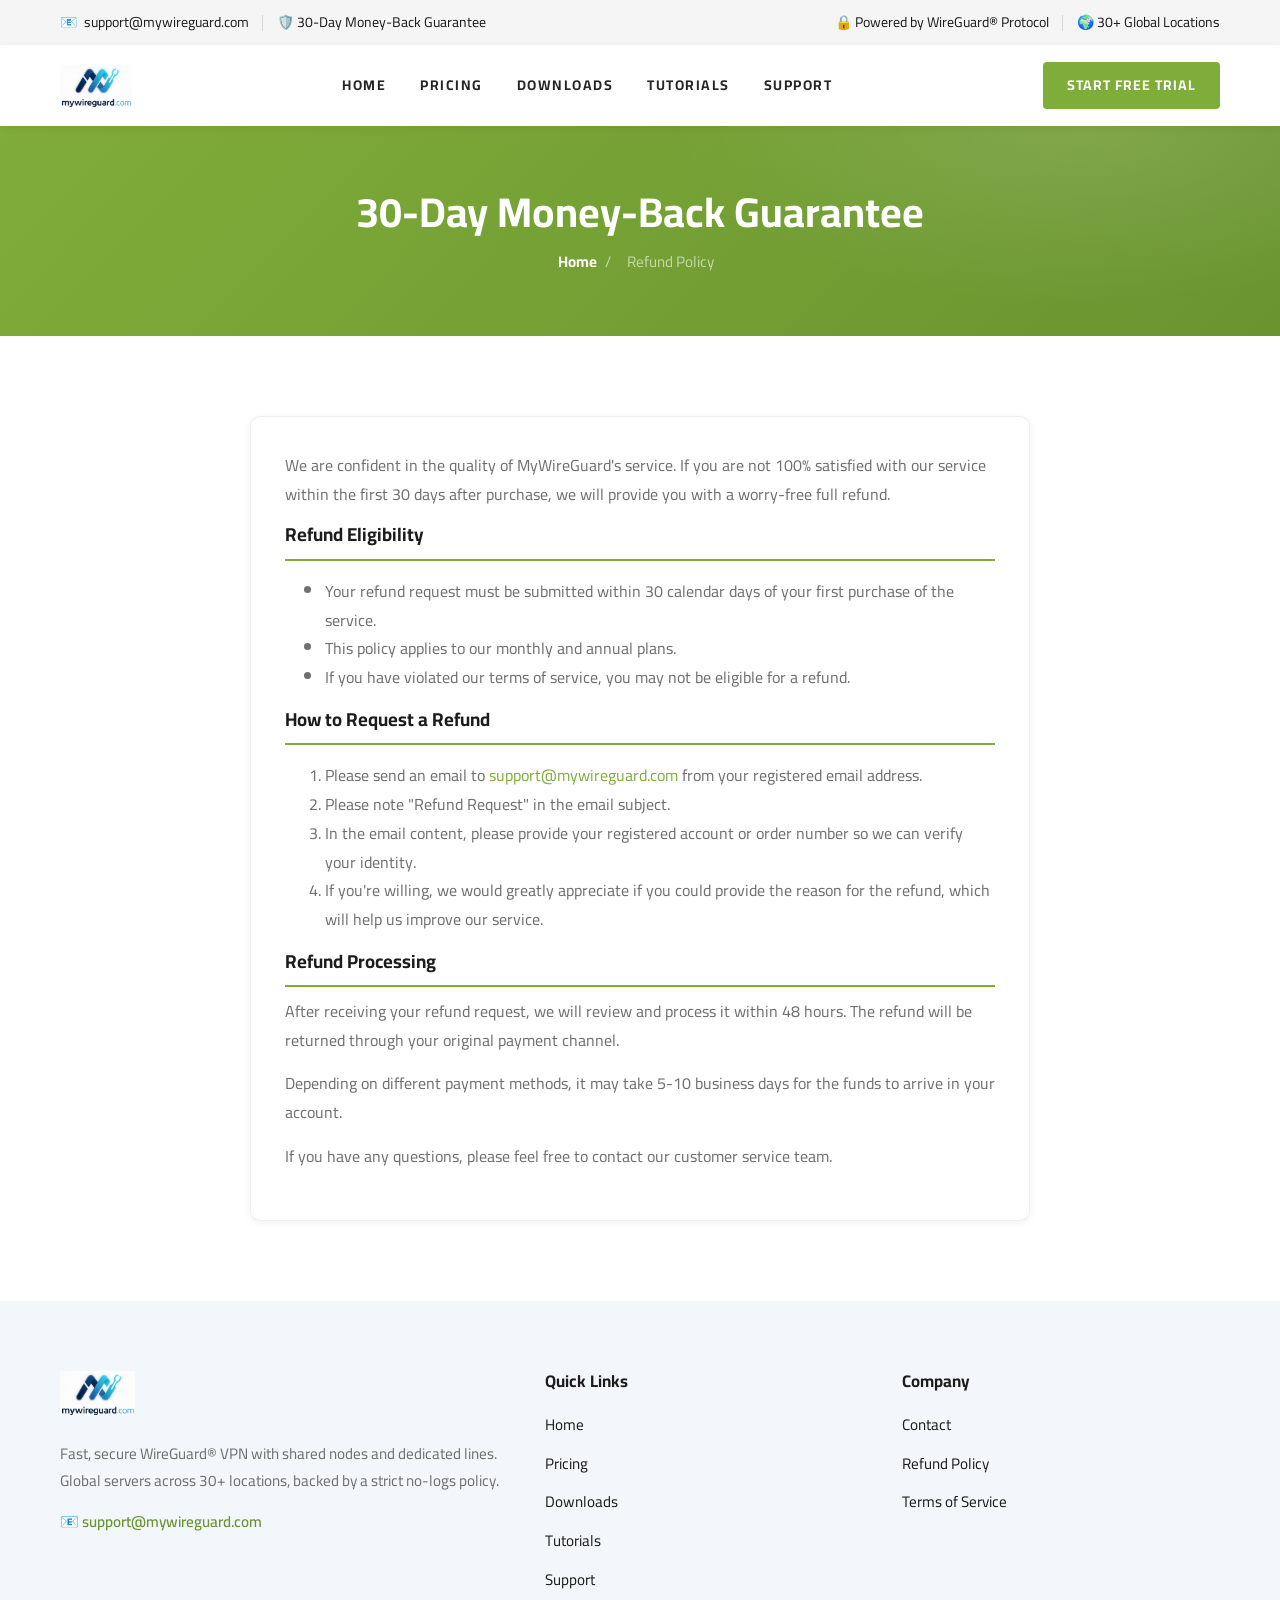
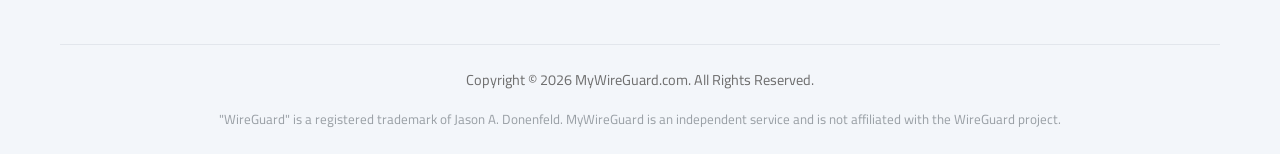
<file: refund.html>
<!DOCTYPE html>
<html lang="en">
<head>
    <meta charset="UTF-8">
    <meta name="viewport" content="width=device-width, initial-scale=1.0">
    <title>30-Day Money-Back Guarantee & Refund Policy - MyWireGuard VPN</title>
    <meta name="description" content="MyWireGuard VPN offers a 30-day money-back guarantee. Learn about our refund eligibility, how to request a refund, and processing times. No questions asked.">
    <meta name="keywords" content="MyWireGuard refund, VPN money back guarantee, WireGuard VPN refund policy, 30 day refund">
    <link rel="canonical" href="https://mywireguard.com/refund.html">
    <meta property="og:type" content="website">
    <meta property="og:url" content="https://mywireguard.com/refund.html">
    <meta property="og:title" content="30-Day Money-Back Guarantee - MyWireGuard VPN">
    <meta property="og:description" content="MyWireGuard VPN offers a 30-day money-back guarantee. No questions asked.">
    <meta property="og:site_name" content="MyWireGuard">
    <!-- Google tag (gtag.js) -->
    <script async src="https://www.googletagmanager.com/gtag/js?id=G-61Y0GT23PH"></script>
    <script>
      window.dataLayer = window.dataLayer || [];
      function gtag(){dataLayer.push(arguments);}
      gtag('js', new Date());
      gtag('config', 'G-61Y0GT23PH');
    </script>
    <!-- Fonts & Theme -->
    <link rel="preconnect" href="https://fonts.googleapis.com">
    <link rel="preconnect" href="https://fonts.gstatic.com" crossorigin>
    <link href="https://fonts.googleapis.com/css2?family=Cairo:wght@300;400;600;700;900&display=swap" rel="stylesheet">
    <link rel="stylesheet" href="./assets/theme.css">
    <style>
        .legal-wrap { max-width: 820px; }
    </style>
</head>
<body>

    <!-- Top bar -->
    <div class="top-bar">
        <div class="top-bar__inner">
            <div class="top-bar__left">
                <span class="top-bar__item">📧 <a href="mailto:support@mywireguard.com">support@mywireguard.com</a></span>
                <span class="top-bar__item">🛡️ 30-Day Money-Back Guarantee</span>
            </div>
            <div class="top-bar__right">
                <span class="top-bar__item">🔒 Powered by WireGuard® Protocol</span>
                <span class="top-bar__item">🌍 30+ Global Locations</span>
            </div>
        </div>
    </div>

    <!-- Header -->
    <header class="site-header">
        <div class="site-header__inner">
            <a href="./index.html" class="site-logo">
                <img src="./logo.png" alt="MyWireGuard Logo">
            </a>
            <nav class="main-nav">
                <ul>
                    <li><a href="./index.html" data-i18n="nav-home">Home</a></li>
                    <li><a href="./pricing.html" data-i18n="nav-pricing">Pricing</a></li>
                    <li><a href="./downloads.html" data-i18n="nav-downloads">Downloads</a></li>
                    <li><a href="./tutorials.html" data-i18n="nav-tutorials">Tutorials</a></li>
                    <li><a href="./support.html" data-i18n="nav-support">Support</a></li>
                </ul>
            </nav>
            <div class="header-actions">
                <a href="./pricing.html" class="nav-cta" data-i18n="nav-trial">Start Free Trial</a>
                <button class="nav-toggle" aria-label="Toggle menu" aria-expanded="false">☰</button>
            </div>
        </div>
    </header>

    <!-- Breadcrumb -->
    <section class="breadcrumb-hero">
        <h1 data-i18n="refund-page-title">30-Day Money-Back Guarantee</h1>
        <div class="breadcrumb-hero__crumbs"><a href="./index.html" data-i18n="nav-home">Home</a><span>/</span><span data-i18n="footer-refund">Refund Policy</span></div>
    </section>

    <main class="section">
        <div class="container legal-wrap">
            <div class="policy-content">
                <p data-i18n="refund-intro">We are confident in the quality of MyWireGuard's service. If you are not 100% satisfied with our service within the first 30 days after purchase, we will provide you with a worry-free full refund.</p>

                <h3 data-i18n="refund-eligibility-title">Refund Eligibility</h3>
                <ul>
                    <li data-i18n="refund-eligibility-1">Your refund request must be submitted within 30 calendar days of your first purchase of the service.</li>
                    <li data-i18n="refund-eligibility-2">This policy applies to our monthly and annual plans.</li>
                    <li data-i18n="refund-eligibility-3">If you have violated our terms of service, you may not be eligible for a refund.</li>
                </ul>

                <h3 data-i18n="refund-how-title">How to Request a Refund</h3>
                <ol>
                    <li data-i18n="refund-how-1">Please send an email to <a href="mailto:support@mywireguard.com">support@mywireguard.com</a> from your registered email address.</li>
                    <li data-i18n="refund-how-2">Please note "Refund Request" in the email subject.</li>
                    <li data-i18n="refund-how-3">In the email content, please provide your registered account or order number so we can verify your identity.</li>
                    <li data-i18n="refund-how-4">If you're willing, we would greatly appreciate if you could provide the reason for the refund, which will help us improve our service.</li>
                </ol>

                <h3 data-i18n="refund-processing-title">Refund Processing</h3>
                <p data-i18n="refund-processing-1">After receiving your refund request, we will review and process it within 48 hours. The refund will be returned through your original payment channel.</p>
                <p data-i18n="refund-processing-2">Depending on different payment methods, it may take 5-10 business days for the funds to arrive in your account.</p>
                <p data-i18n="refund-processing-3">If you have any questions, please feel free to contact our customer service team.</p>
            </div>
        </div>
    </main>

    <footer class="site-footer">
        <div class="container">
            <div class="site-footer__grid">
                <div class="site-footer__about">
                    <img src="./logo.png" alt="MyWireGuard Logo">
                    <p data-i18n="footer-about">Fast, secure WireGuard® VPN with shared nodes and dedicated lines. Global servers across 30+ locations, backed by a strict no-logs policy.</p>
                    <div class="contact-line">📧 <a href="mailto:support@mywireguard.com">support@mywireguard.com</a></div>
                </div>
                <div class="site-footer__links">
                    <h6 data-i18n="footer-quicklinks">Quick Links</h6>
                    <ul>
                        <li><a href="./index.html" data-i18n="nav-home">Home</a></li>
                        <li><a href="./pricing.html" data-i18n="nav-pricing">Pricing</a></li>
                        <li><a href="./downloads.html" data-i18n="nav-downloads">Downloads</a></li>
                        <li><a href="./tutorials.html" data-i18n="nav-tutorials">Tutorials</a></li>
                        <li><a href="./support.html" data-i18n="nav-support">Support</a></li>
                    </ul>
                </div>
                <div class="site-footer__links">
                    <h6 data-i18n="footer-company">Company</h6>
                    <ul>
                        <li><a href="./contact.html" data-i18n="footer-contact">Contact</a></li>
                        <li><a href="./refund.html" data-i18n="footer-refund">Refund Policy</a></li>
                        <li><a href="./terms.html" data-i18n="footer-terms">Terms of Service</a></li>
                    </ul>
                </div>
            </div>
            <div class="site-footer__copyright">
                <p data-i18n="footer-copyright">Copyright © 2026 MyWireGuard.com. All Rights Reserved.</p>
                <span class="trademark">"WireGuard" is a registered trademark of Jason A. Donenfeld. MyWireGuard is an independent service and is not affiliated with the WireGuard project.</span>
            </div>
        </div>
    </footer>

    <!-- Chatwoot SDK -->
    <script>
      (function(d,t) {
        var BASE_URL="https://app.chatwoot.com";
        var g=d.createElement(t),s=d.getElementsByTagName(t)[0];
        g.src=BASE_URL+"/packs/js/sdk.js";
        g.async = true;
        s.parentNode.insertBefore(g,s);
        g.onload=function(){
          window.chatwootSDK.run({
            websiteToken: 'UHLFhmfNBGbWWaV4vt431TuN',
            baseUrl: BASE_URL
          })
        }
      })(document,"script");
    </script>

    <script src="./assets/theme.js"></script>
</body>
</html>
</file>
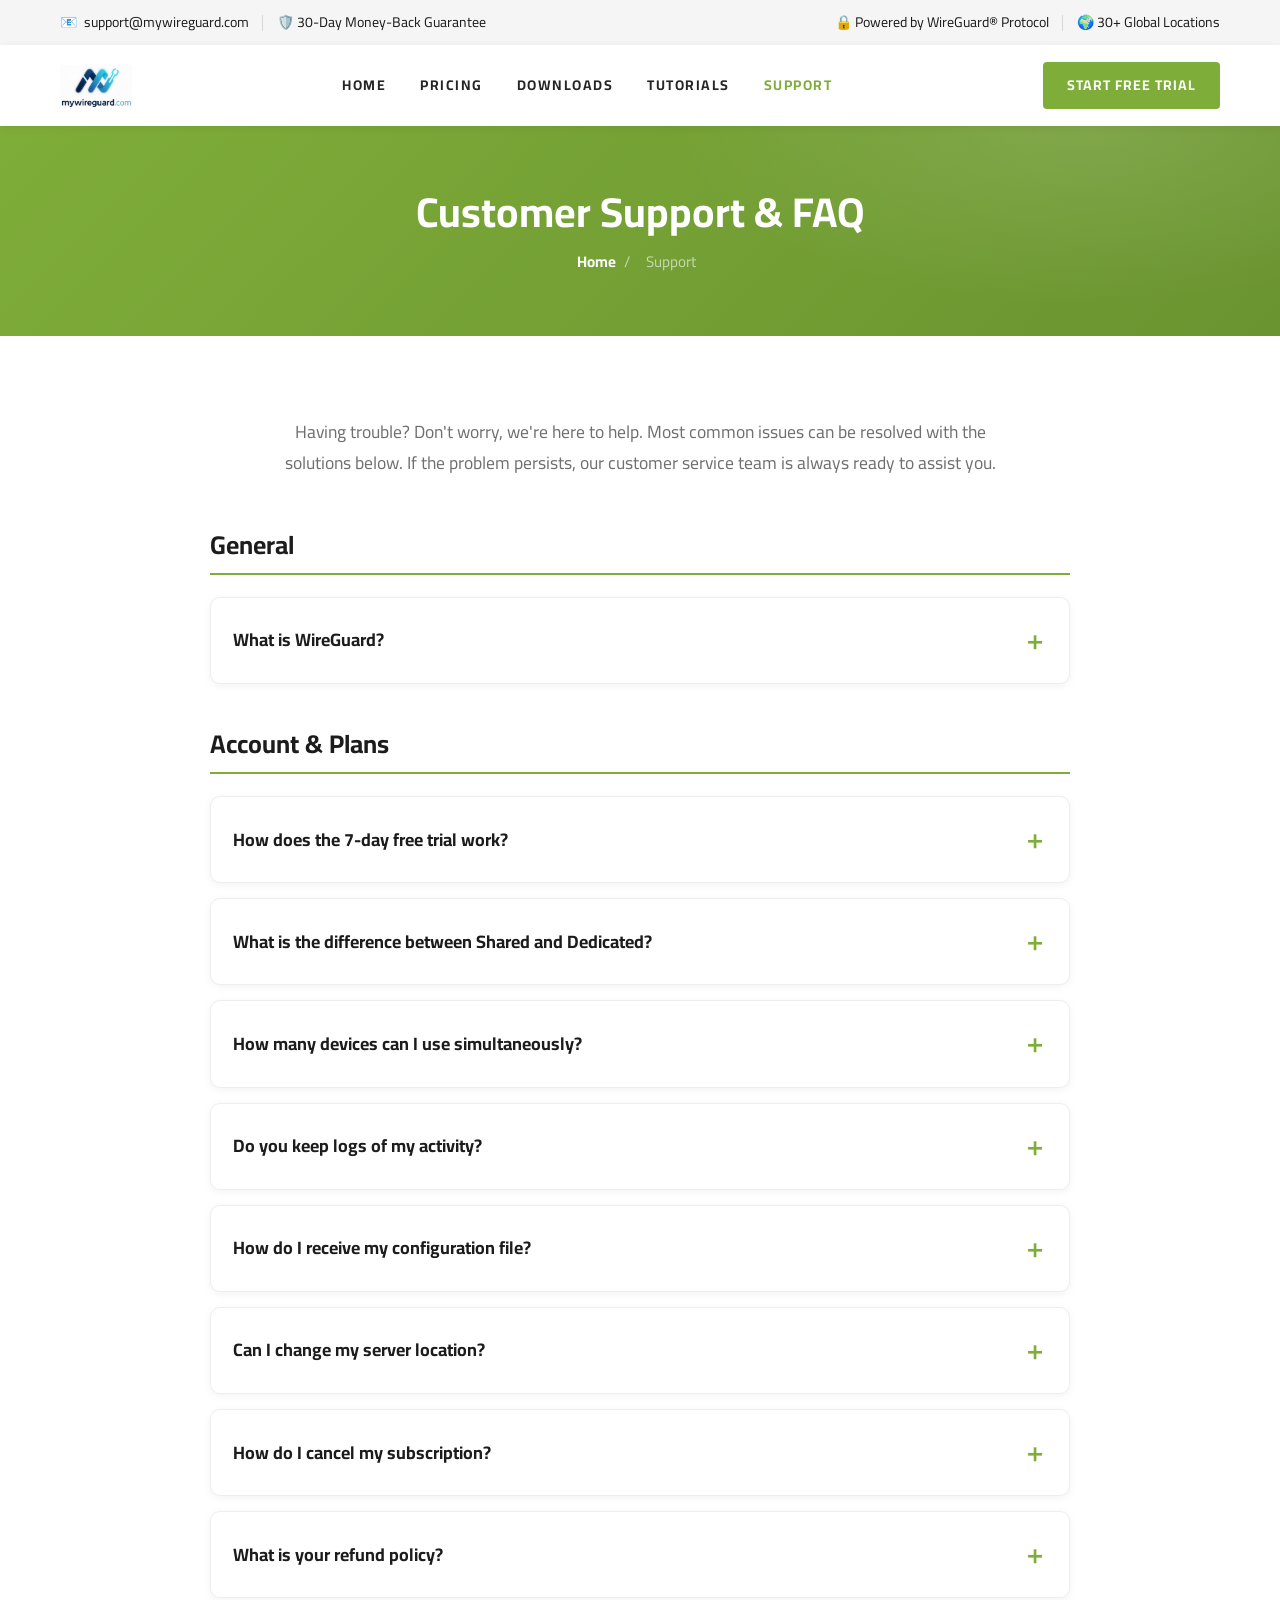
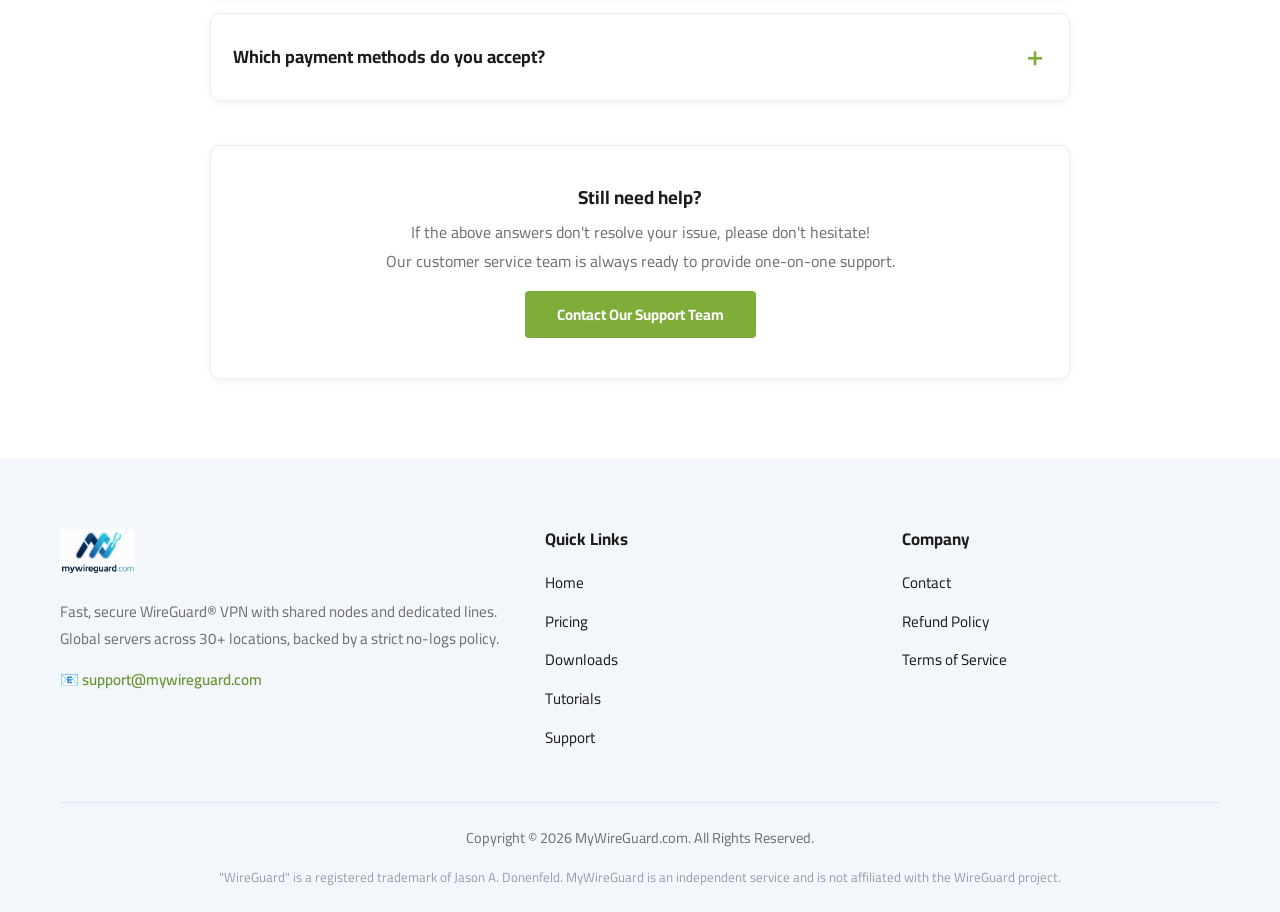
<file: support.html>
<!DOCTYPE html>
<html lang="en">
<head>
    <meta charset="UTF-8">
    <meta name="viewport" content="width=device-width, initial-scale=1.0">
    <title>Customer Support & FAQ - WireGuard VPN Help | MyWireGuard</title>
    <meta name="description" content="MyWireGuard VPN support center. Find answers to common questions about connection issues, account management, shared vs dedicated plans, and no-logs policy. 24/7 support available.">
    <meta name="keywords" content="WireGuard VPN support, VPN FAQ, VPN help, WireGuard connection issues, VPN troubleshooting, MyWireGuard support">
    <link rel="canonical" href="https://mywireguard.com/support.html">
    <!-- Open Graph / Social Media -->
    <meta property="og:type" content="website">
    <meta property="og:url" content="https://mywireguard.com/support.html">
    <meta property="og:title" content="Customer Support & FAQ - MyWireGuard VPN">
    <meta property="og:description" content="Find answers to common WireGuard VPN questions. 24/7 support available.">
    <meta property="og:image" content="https://mywireguard.com/logo.png">
    <meta property="og:site_name" content="MyWireGuard">
    <!-- Twitter Card -->
    <meta name="twitter:card" content="summary_large_image">
    <meta name="twitter:title" content="Customer Support & FAQ - MyWireGuard VPN">
    <meta name="twitter:description" content="Find answers to common WireGuard VPN questions. 24/7 support available.">
    <meta name="twitter:image" content="https://mywireguard.com/logo.png">
    <!-- Google tag (gtag.js) -->
    <script async src="https://www.googletagmanager.com/gtag/js?id=G-61Y0GT23PH"></script>
    <script>
      window.dataLayer = window.dataLayer || [];
      function gtag(){dataLayer.push(arguments);}
      gtag('js', new Date());
      gtag('config', 'G-61Y0GT23PH');
    </script>
    <!-- Fonts & Theme -->
    <link rel="preconnect" href="https://fonts.googleapis.com">
    <link rel="preconnect" href="https://fonts.gstatic.com" crossorigin>
    <link href="https://fonts.googleapis.com/css2?family=Cairo:wght@300;400;600;700;900&display=swap" rel="stylesheet">
    <link rel="stylesheet" href="./assets/theme.css">
    <style>
        .support-wrap { max-width: 900px; }
    </style>
</head>
<body>

    <!-- Top bar -->
    <div class="top-bar">
        <div class="top-bar__inner">
            <div class="top-bar__left">
                <span class="top-bar__item">📧 <a href="mailto:support@mywireguard.com">support@mywireguard.com</a></span>
                <span class="top-bar__item">🛡️ 30-Day Money-Back Guarantee</span>
            </div>
            <div class="top-bar__right">
                <span class="top-bar__item">🔒 Powered by WireGuard® Protocol</span>
                <span class="top-bar__item">🌍 30+ Global Locations</span>
            </div>
        </div>
    </div>

    <!-- Header -->
    <header class="site-header">
        <div class="site-header__inner">
            <a href="./index.html" class="site-logo">
                <img src="./logo.png" alt="MyWireGuard Logo">
            </a>
            <nav class="main-nav">
                <ul>
                    <li><a href="./index.html" data-i18n="nav-home">Home</a></li>
                    <li><a href="./pricing.html" data-i18n="nav-pricing">Pricing</a></li>
                    <li><a href="./downloads.html" data-i18n="nav-downloads">Downloads</a></li>
                    <li><a href="./tutorials.html" data-i18n="nav-tutorials">Tutorials</a></li>
                    <li><a href="./support.html" data-i18n="nav-support">Support</a></li>
                </ul>
            </nav>
            <div class="header-actions">
                <a href="./pricing.html" class="nav-cta" data-i18n="nav-trial">Start Free Trial</a>
                <button class="nav-toggle" aria-label="Toggle menu" aria-expanded="false">☰</button>
            </div>
        </div>
    </header>

    <!-- Breadcrumb -->
    <section class="breadcrumb-hero">
        <h1 data-i18n="support-page-title">Customer Support & FAQ</h1>
        <div class="breadcrumb-hero__crumbs"><a href="./index.html" data-i18n="nav-home">Home</a><span>/</span><span data-i18n="nav-support">Support</span></div>
    </section>

    <main class="section">
        <div class="container support-wrap">
            <p class="intro-text" data-i18n="support-intro">Having trouble? Don't worry, we're here to help. Most common issues can be resolved with the solutions below. If the problem persists, our customer service team is always ready to assist you.</p>

            <section class="faq-section">
                <h3 data-i18n="general-title">General</h3>
                <div class="faq-item">
                    <div class="faq-question" data-i18n="what-is-wireguard-question">What is WireGuard?</div>
                    <div class="faq-answer">
                        <p data-i18n="what-is-wireguard-answer">WireGuard® is a modern, open-source VPN protocol built directly into the Linux kernel. Compared to older protocols like OpenVPN or IPsec, it uses far less code (around 4,000 lines), which means a smaller attack surface, easier security auditing, and noticeably faster connection speeds and battery life. MyWireGuard uses this protocol to encrypt all of your traffic and route it through our global server network.</p>
                    </div>
                </div>
            </section>

            <section class="faq-section">
                <h3 data-i18n="account-plans-title">Account & Plans</h3>
                <div class="faq-item">
                    <div class="faq-question" data-i18n="trial-work-question">How does the 7-day free trial work?</div>
                    <div class="faq-answer">
                        <p data-i18n="trial-work-answer-intro">Every plan — Shared Nodes and Dedicated Line — includes a full-featured 7-day free trial. Here's how it works:</p>
                        <ul>
                            <li data-i18n="trial-work-step1">Sign up and choose your plan, server location, and billing cycle.</li>
                            <li data-i18n="trial-work-step2">Your payment method is verified, but you are charged $0.00 today.</li>
                            <li data-i18n="trial-work-step3">You get instant access to your configuration file and can start using the service right away.</li>
                            <li data-i18n="trial-work-step4">If you don't cancel, your subscription automatically converts to a paid plan at the end of the 7 days, billed at the price shown for your chosen plan and billing cycle.</li>
                            <li data-i18n="trial-work-step5">You can cancel anytime during the trial and you won't be charged at all.</li>
                        </ul>
                    </div>
                </div>
                <div class="faq-item">
                    <div class="faq-question" data-i18n="shared-vs-dedicated-question">What is the difference between Shared and Dedicated?</div>
                    <div class="faq-answer">
                        <p data-i18n="shared-vs-dedicated-answer-intro">These are our two core plans to meet different user needs:</p>
                        <ul>
                            <li data-i18n="shared-vs-dedicated-shared"><strong>Shared Nodes:</strong> You will share server resources and IP addresses with other users. This is the most cost-effective choice, perfect for daily anonymous browsing, securing public WiFi, and accessing general websites.</li>
                            <li data-i18n="shared-vs-dedicated-dedicated"><strong>Dedicated Lines:</strong> You will get a VPN tunnel completely reserved for you personally and a **fixed dedicated IP address**. This means:
                                <ul>
                                    <li data-i18n="shared-vs-dedicated-stable"><strong>More stable performance:</strong> Bandwidth is exclusively for you, unaffected by others' activities.</li>
                                    <li data-i18n="shared-vs-dedicated-clean"><strong>Higher IP purity:</strong> Eliminates the risk of shared IP being restricted or blocked by certain websites (like online banking).</li>
                                    <li data-i18n="shared-vs-dedicated-professional"><strong>Professional use preferred:</strong> Perfect for users who need fixed IP for remote work, accessing company internal systems, or conducting secure online transactions.</li>
                                </ul>
                            </li>
                        </ul>
                    </div>
                </div>
                 <div class="faq-item">
                    <div class="faq-question" data-i18n="multi-device-question">How many devices can I use simultaneously?</div>
                    <div class="faq-answer">
                        <p data-i18n="multi-device-answer1">You can install the same configuration file on all your devices (computer, phone, tablet).</p>
                        <p data-i18n="multi-device-answer2">But for optimal connection stability and performance, we recommend **using the same configuration file on only one device at a time**.</p>
                    </div>
                </div>
                 <div class="faq-item">
                    <div class="faq-question" data-i18n="no-logs-question">Do you keep logs of my activity?</div>
                    <div class="faq-answer">
                        <p data-i18n="no-logs-answer"><strong>We strictly adhere to a no-logs policy.</strong> We never record, monitor, or store any of your network traffic, browsing history, DNS queries, or IP addresses. Your online activities are completely yours, and we are committed to protecting your absolute privacy.</p>
                    </div>
                </div>
                <div class="faq-item">
                    <div class="faq-question" data-i18n="receive-config-question">How do I receive my configuration file?</div>
                    <div class="faq-answer">
                        <p data-i18n="receive-config-answer">After you complete checkout, we automatically generate a personal .conf configuration file for your selected plan and server location, and email it to the address you provided — usually within a few minutes. Just download the attached file and import it into the official WireGuard client (or TunnlTo) to connect. See our Tutorials page for step-by-step import instructions.</p>
                    </div>
                </div>
                <div class="faq-item">
                    <div class="faq-question" data-i18n="change-location-question">Can I change my server location?</div>
                    <div class="faq-answer">
                        <p data-i18n="change-location-answer">Yes. On the Shared Nodes plan, you can download a new .conf file for any other location from your customer center at any time. On a Dedicated Line, since your dedicated IP is tied to a specific physical location, changing regions requires provisioning a new IP — please contact our support team and we'll set up the new location for you, usually within a few hours.</p>
                    </div>
                </div>
                <div class="faq-item">
                    <div class="faq-question" data-i18n="cancel-subscription-question">How do I cancel my subscription?</div>
                    <div class="faq-answer">
                        <p data-i18n="cancel-subscription-answer">You can cancel anytime, with no cancellation fees. Just email support@mywireguard.com from your registered email address and we'll cancel your subscription for you — you'll keep access until the end of your current billing period. If you cancel during the 7-day free trial, you won't be charged at all.</p>
                    </div>
                </div>
                <div class="faq-item">
                    <div class="faq-question" data-i18n="refund-faq-question">What is your refund policy?</div>
                    <div class="faq-answer">
                        <p><span data-i18n="refund-faq-answer">We offer a 30-day money-back guarantee on all plans. If you're not satisfied for any reason within 30 days of your first payment, email support@mywireguard.com with "Refund Request" in the subject line and we'll process a full refund, typically within 48 hours.</span> <a href="./refund.html" data-i18n="refund-faq-link">See our Refund Policy page for full details.</a></p>
                    </div>
                </div>
                <div class="faq-item">
                    <div class="faq-question" data-i18n="payment-methods-question">Which payment methods do you accept?</div>
                    <div class="faq-answer">
                        <p data-i18n="payment-methods-answer">We process all payments securely through Gumroad, our payment partner. Gumroad accepts all major credit and debit cards (Visa, Mastercard, American Express, Discover) as well as PayPal in supported regions. No payment information is ever stored on our own servers.</p>
                    </div>
                </div>
            </section>

            <div class="support-cta card">
                <h3 data-i18n="support-cta-title">Still need help?</h3>
                <p data-i18n="support-cta-desc">If the above answers don't resolve your issue, please don't hesitate!<br>Our customer service team is always ready to provide one-on-one support.</p>
                <a href="./contact.html" class="button" data-i18n="support-cta-button">Contact Our Support Team</a>
            </div>
        </div>
    </main>

    <footer class="site-footer">
        <div class="container">
            <div class="site-footer__grid">
                <div class="site-footer__about">
                    <img src="./logo.png" alt="MyWireGuard Logo">
                    <p data-i18n="footer-about">Fast, secure WireGuard® VPN with shared nodes and dedicated lines. Global servers across 30+ locations, backed by a strict no-logs policy.</p>
                    <div class="contact-line">📧 <a href="mailto:support@mywireguard.com">support@mywireguard.com</a></div>
                </div>
                <div class="site-footer__links">
                    <h6 data-i18n="footer-quicklinks">Quick Links</h6>
                    <ul>
                        <li><a href="./index.html" data-i18n="nav-home">Home</a></li>
                        <li><a href="./pricing.html" data-i18n="nav-pricing">Pricing</a></li>
                        <li><a href="./downloads.html" data-i18n="nav-downloads">Downloads</a></li>
                        <li><a href="./tutorials.html" data-i18n="nav-tutorials">Tutorials</a></li>
                        <li><a href="./support.html" data-i18n="nav-support">Support</a></li>
                    </ul>
                </div>
                <div class="site-footer__links">
                    <h6 data-i18n="footer-company">Company</h6>
                    <ul>
                        <li><a href="./contact.html" data-i18n="footer-contact">Contact</a></li>
                        <li><a href="./refund.html" data-i18n="footer-refund">Refund Policy</a></li>
                        <li><a href="./terms.html" data-i18n="footer-terms">Terms of Service</a></li>
                    </ul>
                </div>
            </div>
            <div class="site-footer__copyright">
                <p data-i18n="footer-copyright">Copyright © 2026 MyWireGuard.com. All Rights Reserved.</p>
                <span class="trademark">"WireGuard" is a registered trademark of Jason A. Donenfeld. MyWireGuard is an independent service and is not affiliated with the WireGuard project.</span>
            </div>
        </div>
    </footer>

    <!-- Interactive FAQ -->
    <script>
        document.querySelectorAll('.faq-question').forEach(item => {
            item.addEventListener('click', event => {
                const parent = item.parentElement;
                document.querySelectorAll('.faq-item').forEach(el => {
                    if (el !== parent && el.classList.contains('active')) {
                        el.classList.remove('active');
                    }
                });
                parent.classList.toggle('active');
            });
        });
    </script>

    <!-- Chatwoot SDK -->
    <script>
      (function(d,t) {
        var BASE_URL="https://app.chatwoot.com";
        var g=d.createElement(t),s=d.getElementsByTagName(t)[0];
        g.src=BASE_URL+"/packs/js/sdk.js";
        g.async = true;
        s.parentNode.insertBefore(g,s);
        g.onload=function(){
          window.chatwootSDK.run({
            websiteToken: 'UHLFhmfNBGbWWaV4vt431TuN',
            baseUrl: BASE_URL
          })
        }
      })(document,"script");
    </script>

    <script src="./assets/theme.js"></script>
</body>
</html>
</file>
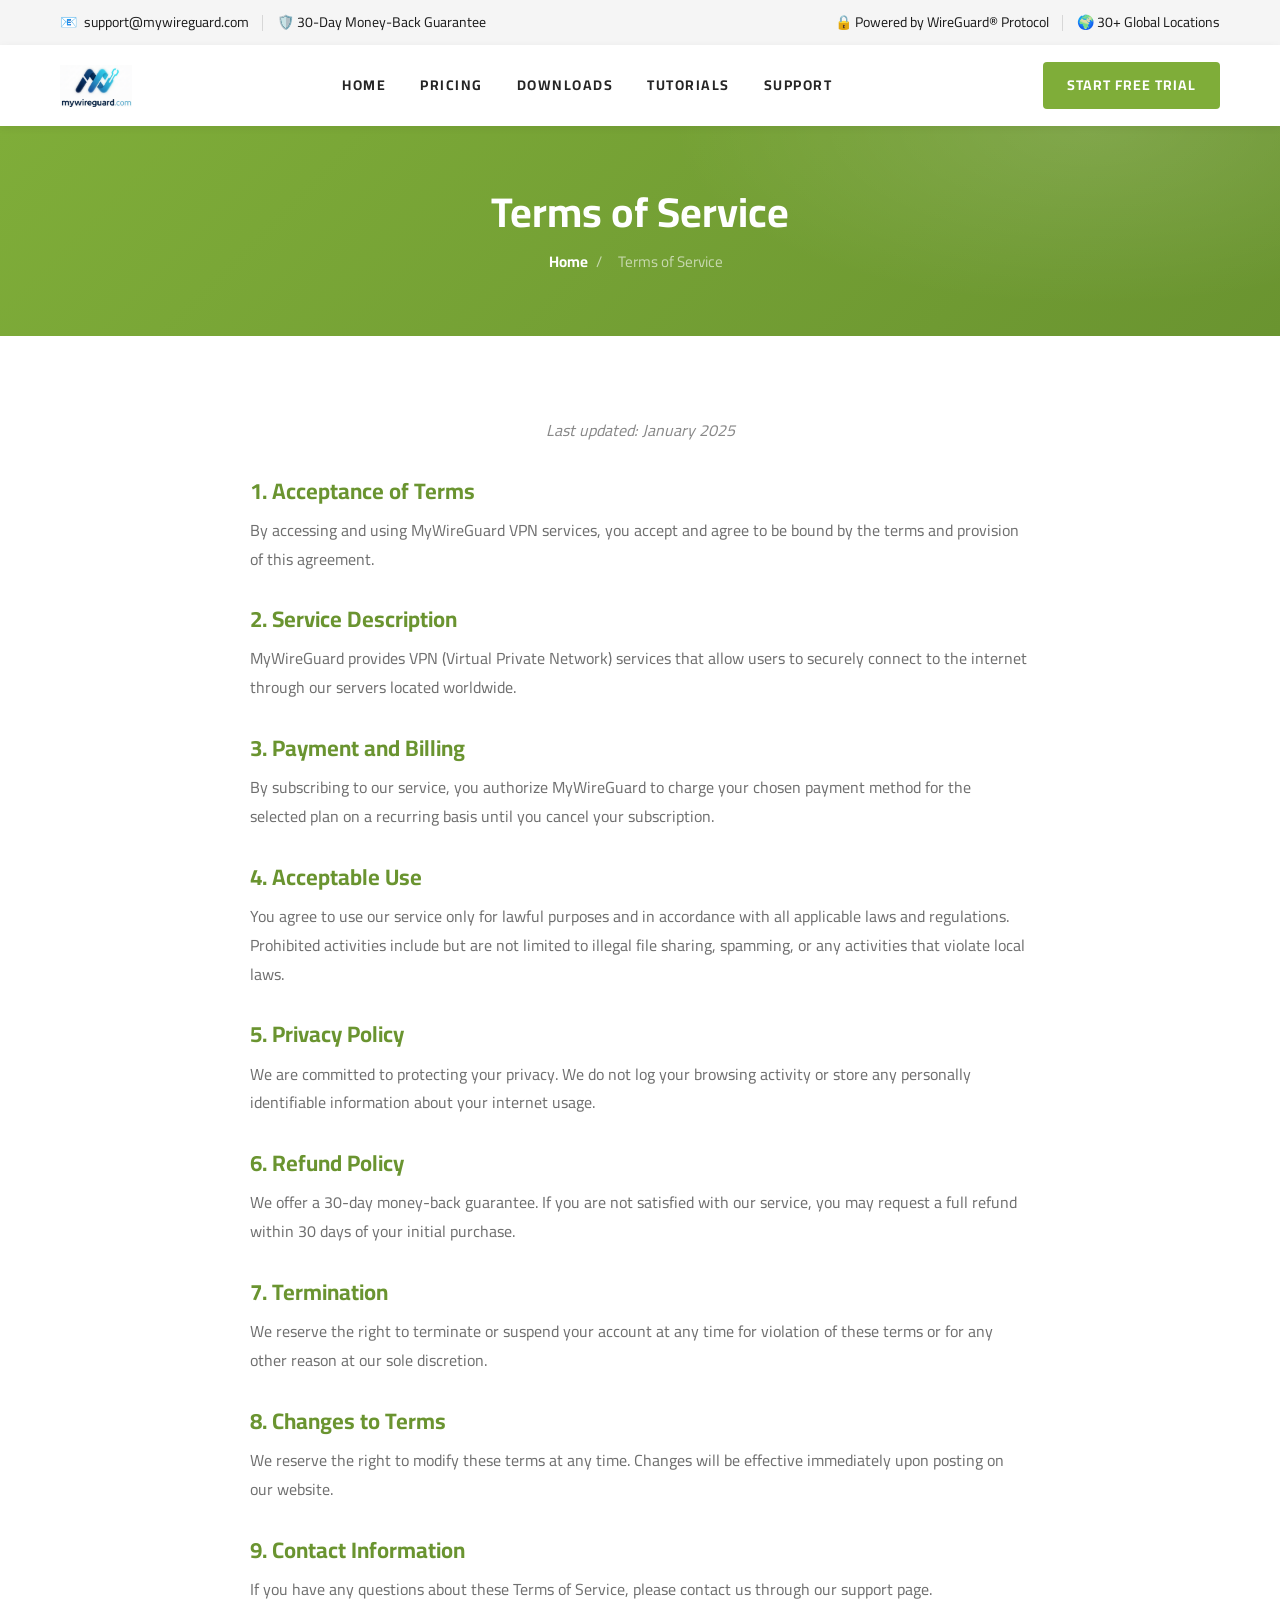
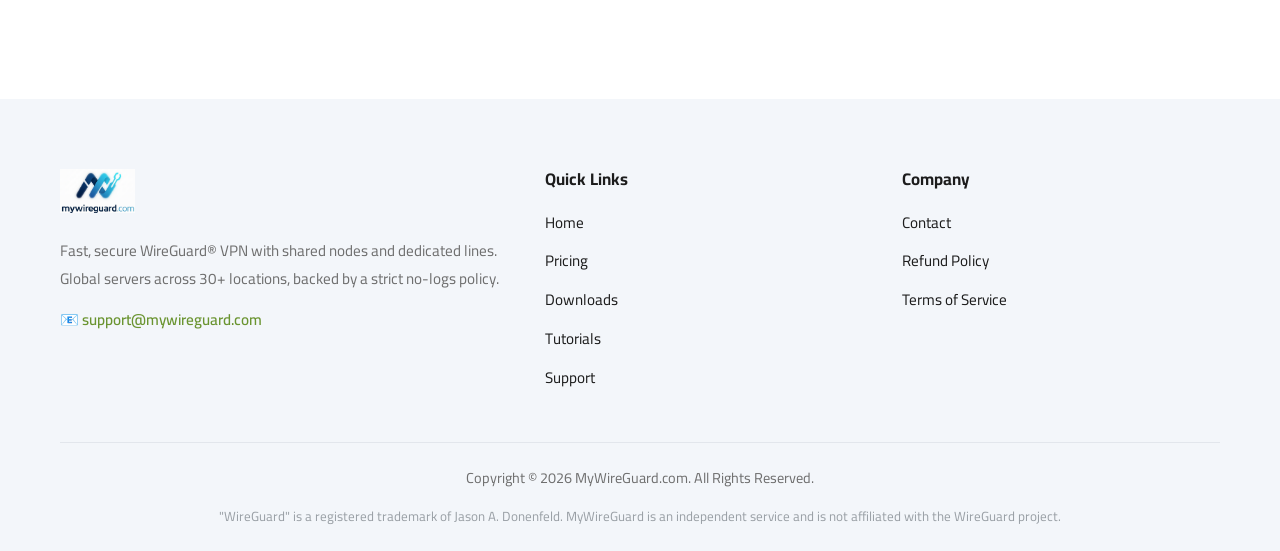
<file: terms.html>
<!DOCTYPE html>
<html lang="en">
<head>
    <meta charset="UTF-8">
    <meta name="viewport" content="width=device-width, initial-scale=1.0">
    <title>Terms of Service - MyWireGuard VPN</title>
    <meta name="description" content="MyWireGuard VPN Terms of Service. Read our terms covering service usage, payment, privacy policy, acceptable use, and 30-day money-back guarantee.">
    <meta name="keywords" content="MyWireGuard terms of service, VPN terms, WireGuard VPN policy">
    <link rel="canonical" href="https://mywireguard.com/terms.html">
    <meta property="og:type" content="website">
    <meta property="og:url" content="https://mywireguard.com/terms.html">
    <meta property="og:title" content="Terms of Service - MyWireGuard VPN">
    <meta property="og:description" content="MyWireGuard VPN Terms of Service. Read our terms covering service usage, payment, and privacy policy.">
    <meta property="og:site_name" content="MyWireGuard">
    <script async src="https://www.googletagmanager.com/gtag/js?id=G-61Y0GT23PH"></script>
    <script>
      window.dataLayer = window.dataLayer || [];
      function gtag(){dataLayer.push(arguments);}
      gtag('js', new Date());
      gtag('config', 'G-61Y0GT23PH');
    </script>
    <!-- Fonts & Theme -->
    <link rel="preconnect" href="https://fonts.googleapis.com">
    <link rel="preconnect" href="https://fonts.gstatic.com" crossorigin>
    <link href="https://fonts.googleapis.com/css2?family=Cairo:wght@300;400;600;700;900&display=swap" rel="stylesheet">
    <link rel="stylesheet" href="./assets/theme.css">
    <style>
        .legal-wrap { max-width: 820px; }
    </style>
</head>
<body>

    <!-- Top bar -->
    <div class="top-bar">
        <div class="top-bar__inner">
            <div class="top-bar__left">
                <span class="top-bar__item">📧 <a href="mailto:support@mywireguard.com">support@mywireguard.com</a></span>
                <span class="top-bar__item">🛡️ 30-Day Money-Back Guarantee</span>
            </div>
            <div class="top-bar__right">
                <span class="top-bar__item">🔒 Powered by WireGuard® Protocol</span>
                <span class="top-bar__item">🌍 30+ Global Locations</span>
            </div>
        </div>
    </div>

    <!-- Header -->
    <header class="site-header">
        <div class="site-header__inner">
            <a href="./index.html" class="site-logo">
                <img src="./logo.png" alt="MyWireGuard Logo">
            </a>
            <nav class="main-nav">
                <ul>
                    <li><a href="./index.html" data-i18n="nav-home">Home</a></li>
                    <li><a href="./pricing.html" data-i18n="nav-pricing">Pricing</a></li>
                    <li><a href="./downloads.html" data-i18n="nav-downloads">Downloads</a></li>
                    <li><a href="./tutorials.html" data-i18n="nav-tutorials">Tutorials</a></li>
                    <li><a href="./support.html" data-i18n="nav-support">Support</a></li>
                </ul>
            </nav>
            <div class="header-actions">
                <a href="./pricing.html" class="nav-cta" data-i18n="nav-trial">Start Free Trial</a>
                <button class="nav-toggle" aria-label="Toggle menu" aria-expanded="false">☰</button>
            </div>
        </div>
    </header>

    <!-- Breadcrumb -->
    <section class="breadcrumb-hero">
        <h1 data-i18n="terms-heading">Terms of Service</h1>
        <div class="breadcrumb-hero__crumbs"><a href="./index.html" data-i18n="nav-home">Home</a><span>/</span><span data-i18n="footer-terms">Terms of Service</span></div>
    </section>

    <main class="section">
        <div class="container legal-wrap legal-body">
            <div class="last-updated" data-i18n="terms-updated">Last updated: January 2025</div>

            <h2 data-i18n="terms-acceptance">1. Acceptance of Terms</h2>
            <p data-i18n="terms-acceptance-text">By accessing and using MyWireGuard VPN services, you accept and agree to be bound by the terms and provision of this agreement.</p>

            <h2 data-i18n="terms-service">2. Service Description</h2>
            <p data-i18n="terms-service-text">MyWireGuard provides VPN (Virtual Private Network) services that allow users to securely connect to the internet through our servers located worldwide.</p>

            <h2 data-i18n="terms-payment">3. Payment and Billing</h2>
            <p data-i18n="terms-payment-text">By subscribing to our service, you authorize MyWireGuard to charge your chosen payment method for the selected plan on a recurring basis until you cancel your subscription.</p>

            <h2 data-i18n="terms-usage">4. Acceptable Use</h2>
            <p data-i18n="terms-usage-text">You agree to use our service only for lawful purposes and in accordance with all applicable laws and regulations. Prohibited activities include but are not limited to illegal file sharing, spamming, or any activities that violate local laws.</p>

            <h2 data-i18n="terms-privacy">5. Privacy Policy</h2>
            <p data-i18n="terms-privacy-text">We are committed to protecting your privacy. We do not log your browsing activity or store any personally identifiable information about your internet usage.</p>

            <h2 data-i18n="terms-refund">6. Refund Policy</h2>
            <p data-i18n="terms-refund-text">We offer a 30-day money-back guarantee. If you are not satisfied with our service, you may request a full refund within 30 days of your initial purchase.</p>

            <h2 data-i18n="terms-termination">7. Termination</h2>
            <p data-i18n="terms-termination-text">We reserve the right to terminate or suspend your account at any time for violation of these terms or for any other reason at our sole discretion.</p>

            <h2 data-i18n="terms-changes">8. Changes to Terms</h2>
            <p data-i18n="terms-changes-text">We reserve the right to modify these terms at any time. Changes will be effective immediately upon posting on our website.</p>

            <h2 data-i18n="terms-contact">9. Contact Information</h2>
            <p data-i18n="terms-contact-text">If you have any questions about these Terms of Service, please contact us through our support page.</p>
        </div>
    </main>

    <footer class="site-footer">
        <div class="container">
            <div class="site-footer__grid">
                <div class="site-footer__about">
                    <img src="./logo.png" alt="MyWireGuard Logo">
                    <p data-i18n="footer-about">Fast, secure WireGuard® VPN with shared nodes and dedicated lines. Global servers across 30+ locations, backed by a strict no-logs policy.</p>
                    <div class="contact-line">📧 <a href="mailto:support@mywireguard.com">support@mywireguard.com</a></div>
                </div>
                <div class="site-footer__links">
                    <h6 data-i18n="footer-quicklinks">Quick Links</h6>
                    <ul>
                        <li><a href="./index.html" data-i18n="nav-home">Home</a></li>
                        <li><a href="./pricing.html" data-i18n="nav-pricing">Pricing</a></li>
                        <li><a href="./downloads.html" data-i18n="nav-downloads">Downloads</a></li>
                        <li><a href="./tutorials.html" data-i18n="nav-tutorials">Tutorials</a></li>
                        <li><a href="./support.html" data-i18n="nav-support">Support</a></li>
                    </ul>
                </div>
                <div class="site-footer__links">
                    <h6 data-i18n="footer-company">Company</h6>
                    <ul>
                        <li><a href="./contact.html" data-i18n="footer-contact">Contact</a></li>
                        <li><a href="./refund.html" data-i18n="footer-refund">Refund Policy</a></li>
                        <li><a href="./terms.html" data-i18n="footer-terms">Terms of Service</a></li>
                    </ul>
                </div>
            </div>
            <div class="site-footer__copyright">
                <p data-i18n="footer-copyright">Copyright © 2026 MyWireGuard.com. All Rights Reserved.</p>
                <span class="trademark">"WireGuard" is a registered trademark of Jason A. Donenfeld. MyWireGuard is an independent service and is not affiliated with the WireGuard project.</span>
            </div>
        </div>
    </footer>

    <!-- Chatwoot SDK -->
    <script>
      (function(d,t) {
        var BASE_URL="https://app.chatwoot.com";
        var g=d.createElement(t),s=d.getElementsByTagName(t)[0];
        g.src=BASE_URL+"/packs/js/sdk.js";
        g.async = true;
        s.parentNode.insertBefore(g,s);
        g.onload=function(){
          window.chatwootSDK.run({
            websiteToken: 'UHLFhmfNBGbWWaV4vt431TuN',
            baseUrl: BASE_URL
          })
        }
      })(document,"script");
    </script>

    <script src="./assets/theme.js"></script>
</body>
</html>
</file>
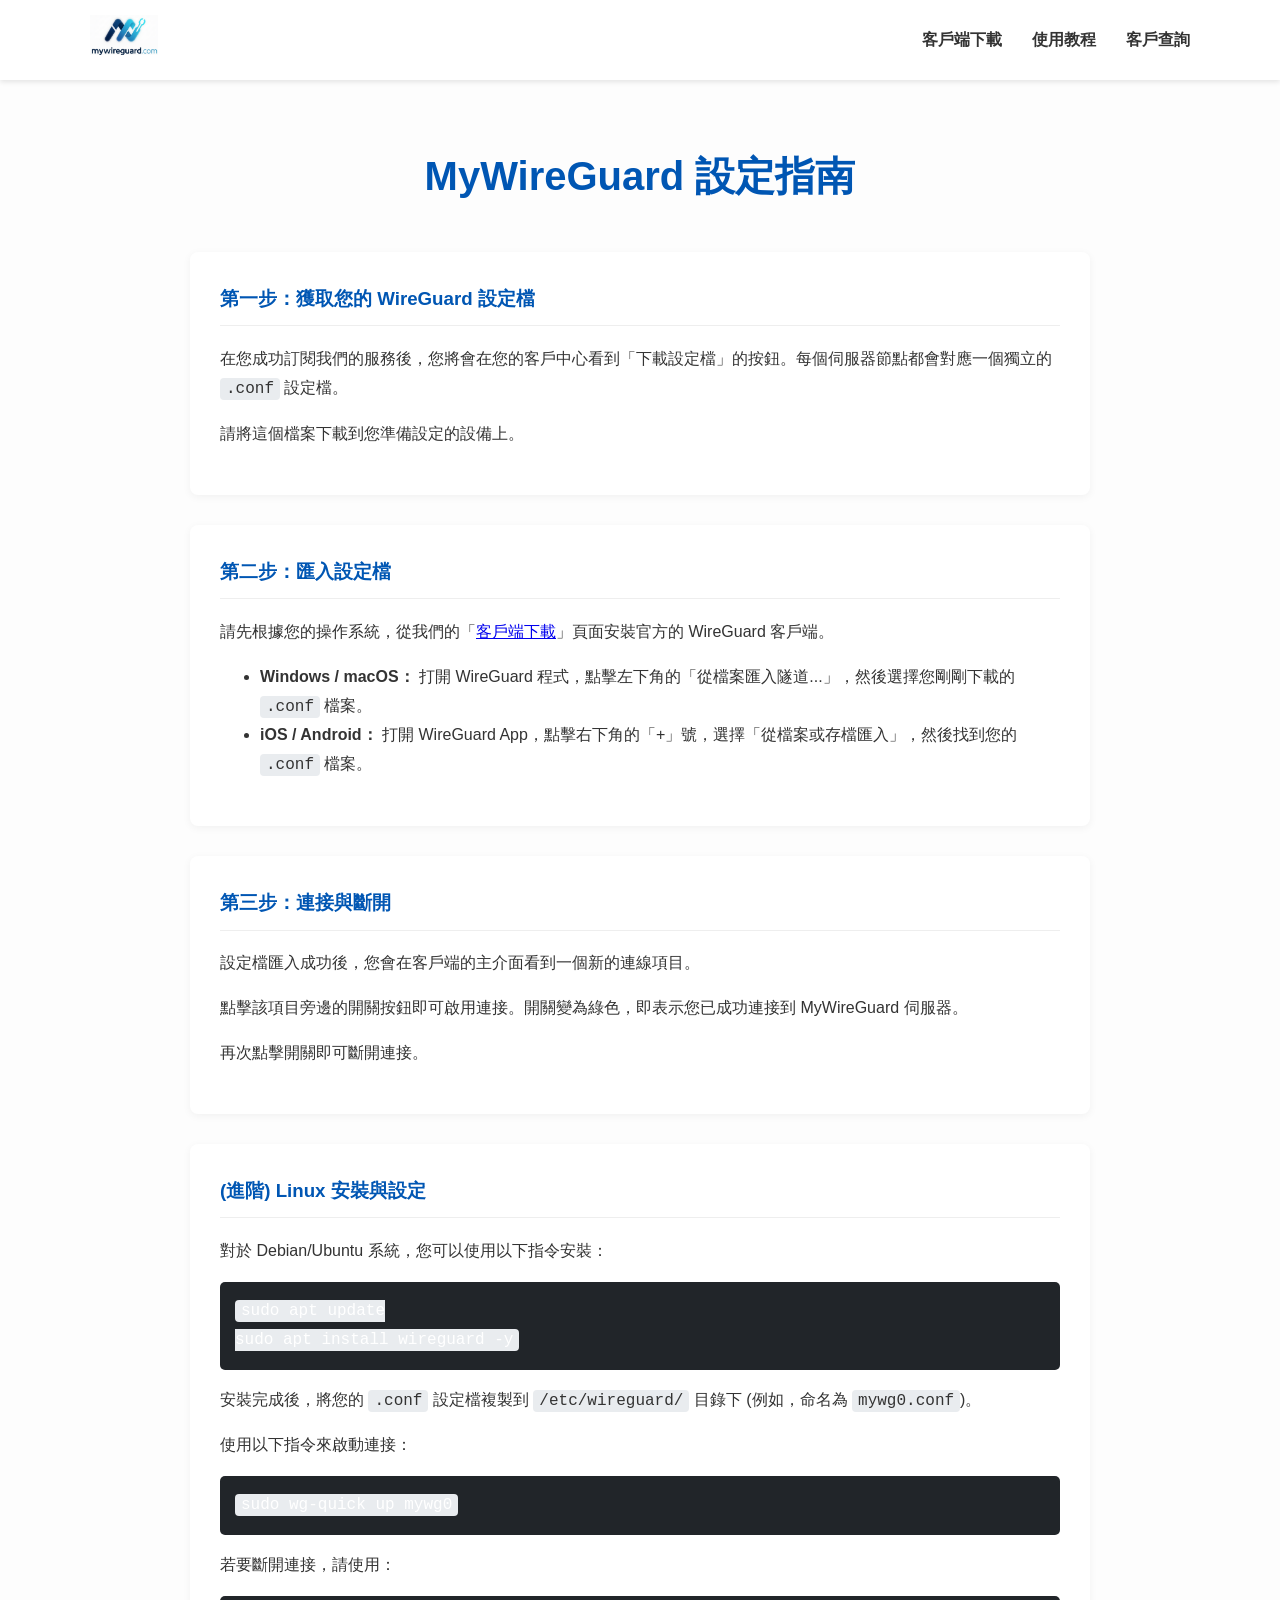
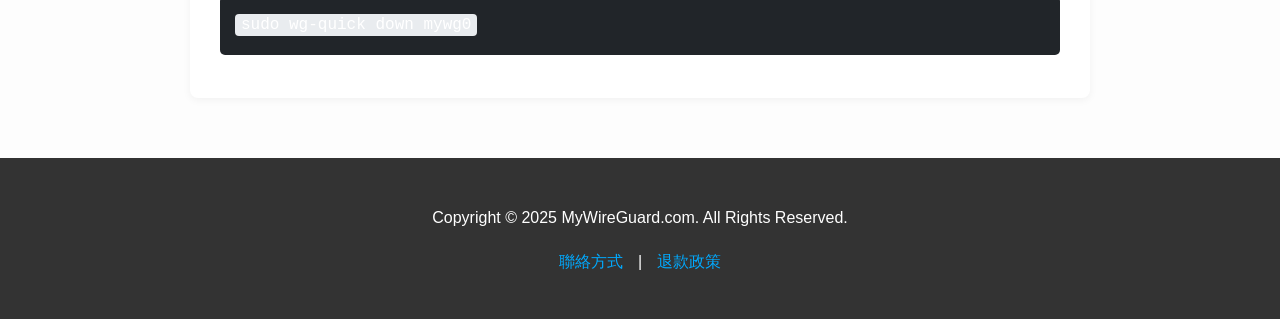
<file: tutorials.htm>
<!DOCTYPE html>
<html lang="zh-Hant">
<head>
    <meta charset="UTF-8">
    <meta name="viewport" content="width=device-width, initial-scale=1.0">
    <title>使用教程 - MyWireGuard</title>
     <style>
        body { font-family: '微軟正黑體', 'Microsoft JhengHei', sans-serif; line-height: 1.8; color: #333; margin: 0; background-color: #fdfdfd; }
        .container { max-width: 900px; margin: 0 auto; padding: 0 20px; }
        header { background-color: #fff; box-shadow: 0 2px 5px rgba(0,0,0,0.1); padding: 15px 0; position: sticky; top: 0; z-index: 100; }
        header .container { display: flex; justify-content: space-between; align-items: center; }
        .logo img { max-height: 40px; }
        nav ul { list-style: none; margin: 0; padding: 0; display: flex; }
        nav li { margin-left: 30px; }
        nav a { text-decoration: none; color: #333; font-weight: bold; transition: color 0.3s ease; }
        nav a:hover { color: #007bff; }
        h2 { text-align: center; font-size: 2.5em; margin-top: 60px; margin-bottom: 40px; color: #0056b3; }
        .tutorial-section { background: #fff; padding: 30px; border-radius: 8px; box-shadow: 0 2px 8px rgba(0,0,0,0.05); margin-bottom: 30px; }
        .tutorial-section h3 { margin-top: 0; color: #0056b3; border-bottom: 1px solid #eee; padding-bottom: 10px; }
        code { background: #e9ecef; padding: 2px 6px; border-radius: 4px; font-family: Consolas, monaco, monospace; }
        pre { background: #212529; color: #fff; padding: 15px; border-radius: 5px; white-space: pre-wrap; word-wrap: break-word; }
        footer { background-color: #333; color: white; padding: 30px 0; margin-top: 60px; text-align: center; }
        footer a { color: #00aaff; text-decoration: none; margin: 0 10px; }
        footer a:hover { text-decoration: underline; }
    </style>
</head>
<body>

    <header>
        <div class="container" style="max-width: 1100px;">
            <a href="./index.html" class="logo">
                <img src="./logo.png" alt="MyWireGuard Logo">
            </a>
            <nav>
                <ul>
                    <li><a href="./downloads.html">客戶端下載</a></li>
                    <li><a href="./tutorials.html">使用教程</a></li>
                    <li><a href="./support.html">客戶查詢</a></li>
                </ul>
            </nav>
        </div>
    </header>

    <main class="container">
        <h2>MyWireGuard 設定指南</h2>
        
        <section class="tutorial-section">
            <h3>第一步：獲取您的 WireGuard 設定檔</h3>
            <p>在您成功訂閱我們的服務後，您將會在您的客戶中心看到「下載設定檔」的按鈕。每個伺服器節點都會對應一個獨立的 <code>.conf</code> 設定檔。</p>
            <p>請將這個檔案下載到您準備設定的設備上。</p>
        </section>

        <section class="tutorial-section">
            <h3>第二步：匯入設定檔</h3>
            <p>請先根據您的操作系統，從我們的「<a href="./downloads.html">客戶端下載</a>」頁面安裝官方的 WireGuard 客戶端。</p>
            <ul>
                <li><strong>Windows / macOS：</strong> 打開 WireGuard 程式，點擊左下角的「從檔案匯入隧道...」，然後選擇您剛剛下載的 <code>.conf</code> 檔案。</li>
                <li><strong>iOS / Android：</strong> 打開 WireGuard App，點擊右下角的「+」號，選擇「從檔案或存檔匯入」，然後找到您的 <code>.conf</code> 檔案。</li>
            </ul>
        </section>

        <section class="tutorial-section">
            <h3>第三步：連接與斷開</h3>
            <p>設定檔匯入成功後，您會在客戶端的主介面看到一個新的連線項目。</p>
            <p>點擊該項目旁邊的開關按鈕即可啟用連接。開關變為綠色，即表示您已成功連接到 MyWireGuard 伺服器。</p>
            <p>再次點擊開關即可斷開連接。</p>
        </section>

         <section class="tutorial-section">
            <h3>(進階) Linux 安裝與設定</h3>
            <p>對於 Debian/Ubuntu 系統，您可以使用以下指令安裝：</p>
            <pre><code>sudo apt update
sudo apt install wireguard -y</code></pre>
            <p>安裝完成後，將您的 <code>.conf</code> 設定檔複製到 <code>/etc/wireguard/</code> 目錄下 (例如，命名為 <code>mywg0.conf</code>)。</p>
            <p>使用以下指令來啟動連接：</p>
            <pre><code>sudo wg-quick up mywg0</code></pre>
            <p>若要斷開連接，請使用：</p>
            <pre><code>sudo wg-quick down mywg0</code></pre>
        </section>

    </main>

    <footer>
        <div class="container" style="max-width: 1100px;">
            <p>Copyright © 2025 MyWireGuard.com. All Rights Reserved.</p>
            <p>
                <a href="./contact.html">聯絡方式</a> |
                <a href="./refund.html">退款政策</a>
            </p>
        </div>
    </footer>

</body>
</html>
</file>
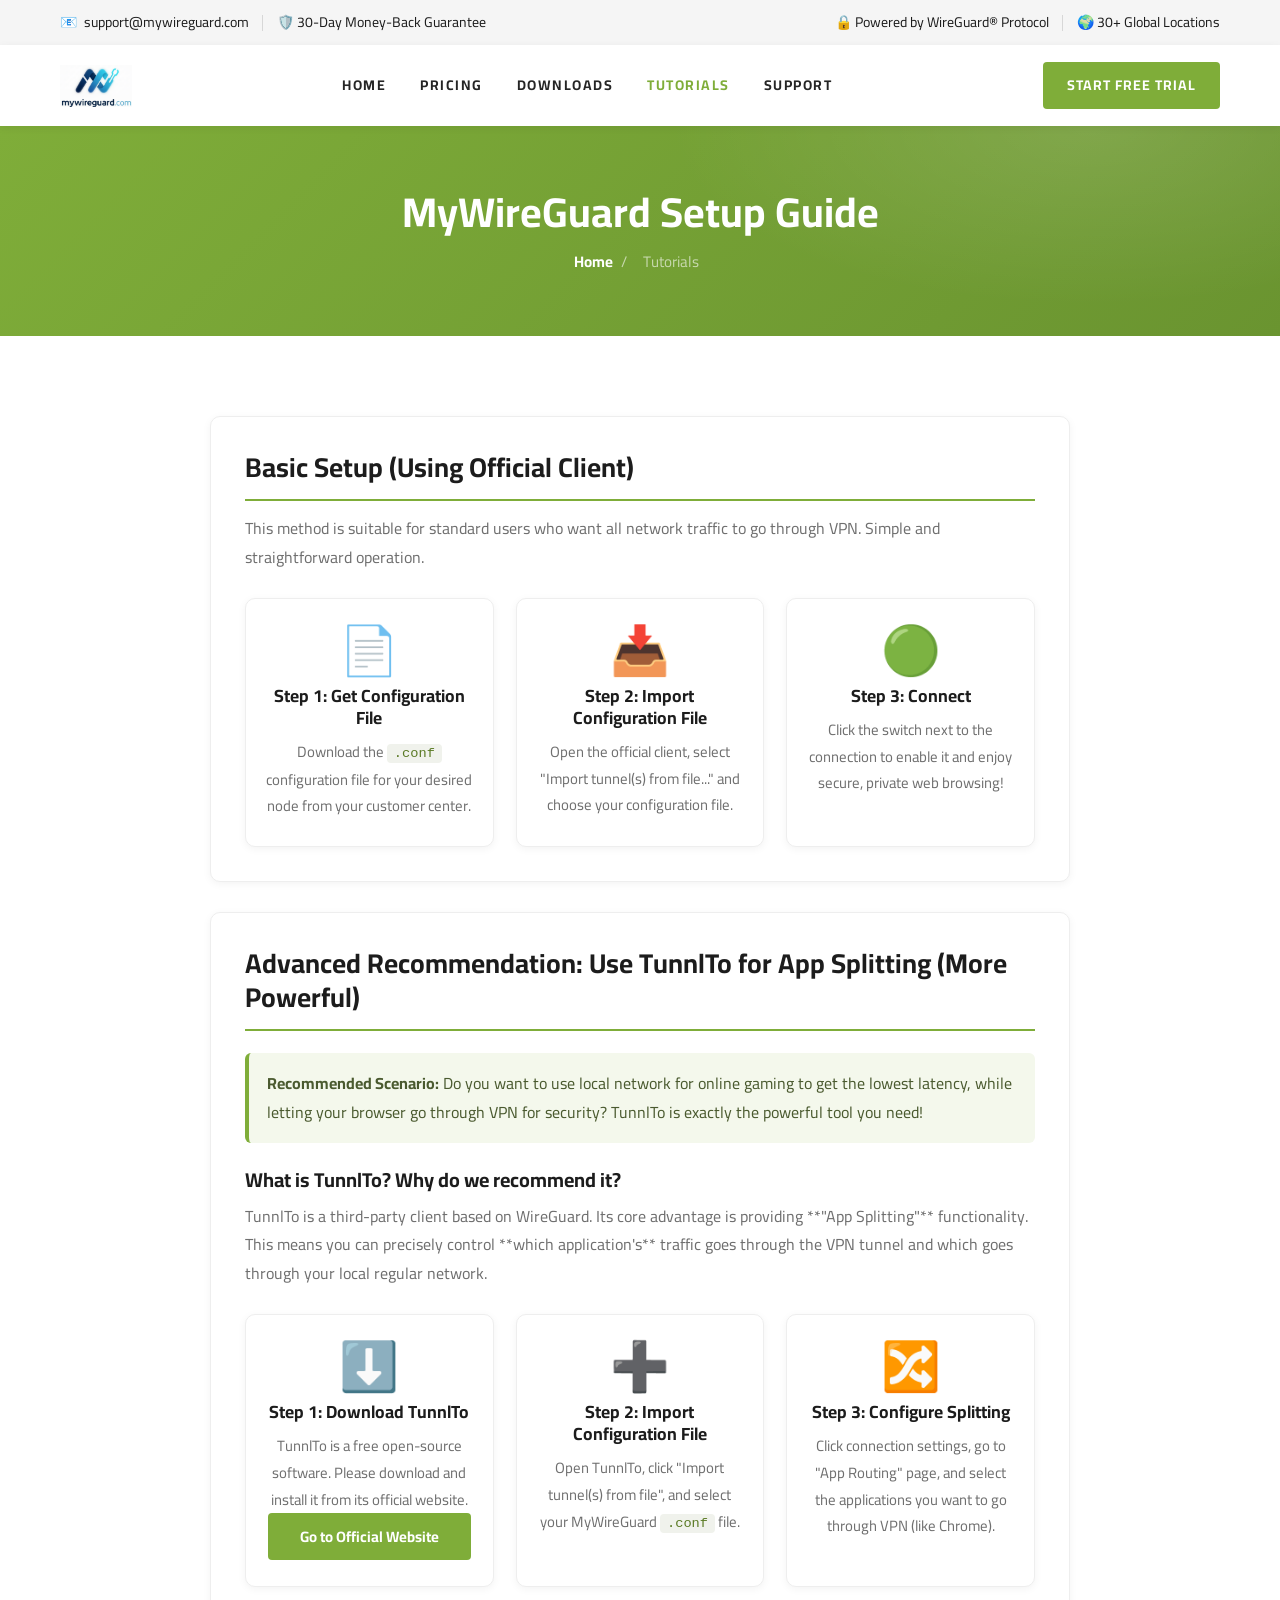
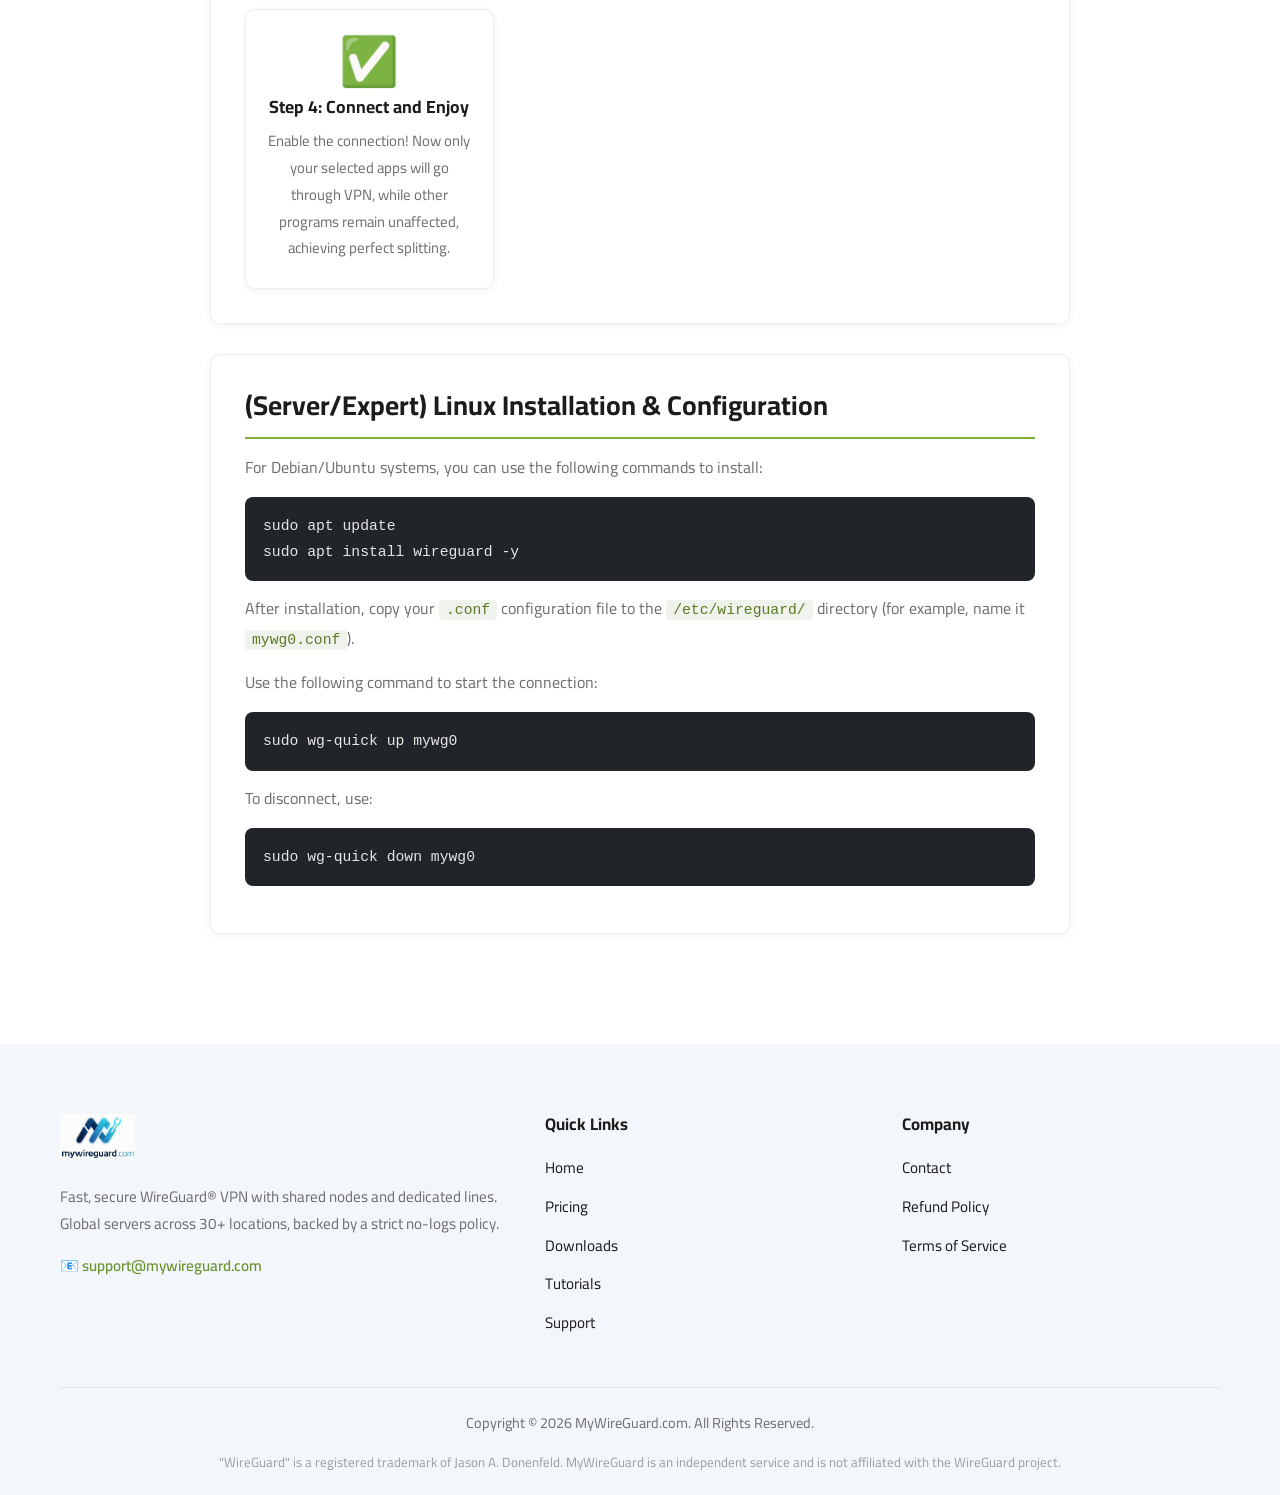
<file: tutorials.html>
<!DOCTYPE html>
<html lang="en">
<head>
    <meta charset="UTF-8">
    <meta name="viewport" content="width=device-width, initial-scale=1.0">
    <title>WireGuard VPN Setup Tutorials - Windows, macOS, Linux, iOS, Android | MyWireGuard</title>
    <meta name="description" content="Step-by-step WireGuard VPN setup guides for all platforms. Learn how to configure WireGuard on Windows, macOS, Linux, iOS, and Android. Includes TunnlTo app-splitting tutorial.">
    <meta name="keywords" content="WireGuard setup guide, WireGuard tutorial, WireGuard configuration, VPN setup, TunnlTo, WireGuard Linux, WireGuard Windows setup">
    <link rel="canonical" href="https://mywireguard.com/tutorials.html">
    <!-- Open Graph / Social Media -->
    <meta property="og:type" content="website">
    <meta property="og:url" content="https://mywireguard.com/tutorials.html">
    <meta property="og:title" content="WireGuard VPN Setup Tutorials - MyWireGuard">
    <meta property="og:description" content="Step-by-step WireGuard VPN setup guides for Windows, macOS, Linux, iOS, and Android.">
    <meta property="og:image" content="https://mywireguard.com/logo.png">
    <meta property="og:site_name" content="MyWireGuard">
    <!-- Twitter Card -->
    <meta name="twitter:card" content="summary_large_image">
    <meta name="twitter:title" content="WireGuard VPN Setup Tutorials - MyWireGuard">
    <meta name="twitter:description" content="Step-by-step WireGuard VPN setup guides for all platforms.">
    <meta name="twitter:image" content="https://mywireguard.com/logo.png">
    <!-- Google tag (gtag.js) -->
    <script async src="https://www.googletagmanager.com/gtag/js?id=G-61Y0GT23PH"></script>
    <script>
      window.dataLayer = window.dataLayer || [];
      function gtag(){dataLayer.push(arguments);}
      gtag('js', new Date());
      gtag('config', 'G-61Y0GT23PH');
    </script>
    <!-- Fonts & Theme -->
    <link rel="preconnect" href="https://fonts.googleapis.com">
    <link rel="preconnect" href="https://fonts.gstatic.com" crossorigin>
    <link href="https://fonts.googleapis.com/css2?family=Cairo:wght@300;400;600;700;900&display=swap" rel="stylesheet">
    <link rel="stylesheet" href="./assets/theme.css">
    <style>
        /* Page-specific: constrain tutorial reading width */
        .tutorials-wrap { max-width: 900px; }
    </style>
</head>
<body>

    <!-- Top bar -->
    <div class="top-bar">
        <div class="top-bar__inner">
            <div class="top-bar__left">
                <span class="top-bar__item">📧 <a href="mailto:support@mywireguard.com">support@mywireguard.com</a></span>
                <span class="top-bar__item">🛡️ 30-Day Money-Back Guarantee</span>
            </div>
            <div class="top-bar__right">
                <span class="top-bar__item">🔒 Powered by WireGuard® Protocol</span>
                <span class="top-bar__item">🌍 30+ Global Locations</span>
            </div>
        </div>
    </div>

    <!-- Header -->
    <header class="site-header">
        <div class="site-header__inner">
            <a href="./index.html" class="site-logo">
                <img src="./logo.png" alt="MyWireGuard Logo">
            </a>
            <nav class="main-nav">
                <ul>
                    <li><a href="./index.html" data-i18n="nav-home">Home</a></li>
                    <li><a href="./pricing.html" data-i18n="nav-pricing">Pricing</a></li>
                    <li><a href="./downloads.html" data-i18n="nav-downloads">Downloads</a></li>
                    <li><a href="./tutorials.html" data-i18n="nav-tutorials">Tutorials</a></li>
                    <li><a href="./support.html" data-i18n="nav-support">Support</a></li>
                </ul>
            </nav>
            <div class="header-actions">
                <a href="./pricing.html" class="nav-cta" data-i18n="nav-trial">Start Free Trial</a>
                <button class="nav-toggle" aria-label="Toggle menu" aria-expanded="false">☰</button>
            </div>
        </div>
    </header>

    <!-- Breadcrumb -->
    <section class="breadcrumb-hero">
        <h1 data-i18n="tutorials-page-title">MyWireGuard Setup Guide</h1>
        <div class="breadcrumb-hero__crumbs"><a href="./index.html" data-i18n="nav-home">Home</a><span>/</span><span data-i18n="nav-tutorials">Tutorials</span></div>
    </section>

    <main class="section">
        <div class="container tutorials-wrap">
            <section class="tutorial-section">
                <h3 data-i18n="basic-setup-title">Basic Setup (Using Official Client)</h3>
                <p data-i18n="basic-setup-desc">This method is suitable for standard users who want all network traffic to go through VPN. Simple and straightforward operation.</p>
                <div class="steps-container">
                    <div class="step-card">
                        <div class="step-icon">📄</div>
                        <h4 data-i18n="step1-title">Step 1: Get Configuration File</h4>
                        <p data-i18n="step1-desc">Download the <code>.conf</code> configuration file for your desired node from your customer center.</p>
                    </div>
                    <div class="step-card">
                        <div class="step-icon">📥</div>
                        <h4 data-i18n="step2-title">Step 2: Import Configuration File</h4>
                        <p data-i18n="step2-desc">Open the official client, select "Import tunnel(s) from file..." and choose your configuration file.</p>
                    </div>
                    <div class="step-card">
                        <div class="step-icon">🟢</div>
                        <h4 data-i18n="step3-title">Step 3: Connect</h4>
                        <p data-i18n="step3-desc">Click the switch next to the connection to enable it and enjoy secure, private web browsing!</p>
                    </div>
                </div>
            </section>

            <section class="tutorial-section">
                <h3 data-i18n="advanced-setup-title">Advanced Recommendation: Use TunnlTo for App Splitting (More Powerful)</h3>
                <div class="highlight">
                    <p data-i18n="advanced-scenario"><strong>Recommended Scenario:</strong> Do you want to use local network for online gaming to get the lowest latency, while letting your browser go through VPN for security? TunnlTo is exactly the powerful tool you need!</p>
                </div>

                <h4 data-i18n="tunnlto-what-title">What is TunnlTo? Why do we recommend it?</h4>
                <p data-i18n="tunnlto-what-desc">TunnlTo is a third-party client based on WireGuard. Its core advantage is providing **"App Splitting"** functionality. This means you can precisely control **which application's** traffic goes through the VPN tunnel and which goes through your local regular network.</p>

                <div class="steps-container">
                     <div class="step-card">
                        <div class="step-icon">⬇️</div>
                        <h4 data-i18n="tunnlto-step1-title">Step 1: Download TunnlTo</h4>
                        <p data-i18n="tunnlto-step1-desc">TunnlTo is a free open-source software. Please download and install it from its official website.</p>
                        <a href="https://www.tunnl.to/" target="_blank" rel="noopener noreferrer" class="button" data-i18n="tunnlto-website">Go to Official Website</a>
                    </div>
                    <div class="step-card">
                        <div class="step-icon">➕</div>
                        <h4 data-i18n="tunnlto-step2-title">Step 2: Import Configuration File</h4>
                        <p data-i18n="tunnlto-step2-desc">Open TunnlTo, click "Import tunnel(s) from file", and select your MyWireGuard <code>.conf</code> file.</p>
                    </div>
                    <div class="step-card">
                        <div class="step-icon">🔀</div>
                        <h4 data-i18n="tunnlto-step3-title">Step 3: Configure Splitting</h4>
                        <p data-i18n="tunnlto-step3-desc">Click connection settings, go to "App Routing" page, and select the applications you want to go through VPN (like Chrome).</p>
                    </div>
                    <div class="step-card">
                        <div class="step-icon">✅</div>
                        <h4 data-i18n="tunnlto-step4-title">Step 4: Connect and Enjoy</h4>
                        <p data-i18n="tunnlto-step4-desc">Enable the connection! Now only your selected apps will go through VPN, while other programs remain unaffected, achieving perfect splitting.</p>
                    </div>
                </div>
            </section>

             <section class="tutorial-section">
                <h3 data-i18n="linux-setup-title">(Server/Expert) Linux Installation & Configuration</h3>
                <p data-i18n="linux-setup-desc">For Debian/Ubuntu systems, you can use the following commands to install:</p>
                <pre><code>sudo apt update
sudo apt install wireguard -y</code></pre>
                <p data-i18n="linux-copy-desc">After installation, copy your <code>.conf</code> configuration file to the <code>/etc/wireguard/</code> directory (for example, name it <code>mywg0.conf</code>).</p>
                <p data-i18n="linux-start-desc">Use the following command to start the connection:</p>
                <pre><code>sudo wg-quick up mywg0</code></pre>
                <p data-i18n="linux-stop-desc">To disconnect, use:</p>
                <pre><code>sudo wg-quick down mywg0</code></pre>
            </section>
        </div>
    </main>

    <footer class="site-footer">
        <div class="container">
            <div class="site-footer__grid">
                <div class="site-footer__about">
                    <img src="./logo.png" alt="MyWireGuard Logo">
                    <p data-i18n="footer-about">Fast, secure WireGuard® VPN with shared nodes and dedicated lines. Global servers across 30+ locations, backed by a strict no-logs policy.</p>
                    <div class="contact-line">📧 <a href="mailto:support@mywireguard.com">support@mywireguard.com</a></div>
                </div>
                <div class="site-footer__links">
                    <h6 data-i18n="footer-quicklinks">Quick Links</h6>
                    <ul>
                        <li><a href="./index.html" data-i18n="nav-home">Home</a></li>
                        <li><a href="./pricing.html" data-i18n="nav-pricing">Pricing</a></li>
                        <li><a href="./downloads.html" data-i18n="nav-downloads">Downloads</a></li>
                        <li><a href="./tutorials.html" data-i18n="nav-tutorials">Tutorials</a></li>
                        <li><a href="./support.html" data-i18n="nav-support">Support</a></li>
                    </ul>
                </div>
                <div class="site-footer__links">
                    <h6 data-i18n="footer-company">Company</h6>
                    <ul>
                        <li><a href="./contact.html" data-i18n="footer-contact">Contact</a></li>
                        <li><a href="./refund.html" data-i18n="footer-refund">Refund Policy</a></li>
                        <li><a href="./terms.html" data-i18n="footer-terms">Terms of Service</a></li>
                    </ul>
                </div>
            </div>
            <div class="site-footer__copyright">
                <p data-i18n="footer-copyright">Copyright © 2026 MyWireGuard.com. All Rights Reserved.</p>
                <span class="trademark">"WireGuard" is a registered trademark of Jason A. Donenfeld. MyWireGuard is an independent service and is not affiliated with the WireGuard project.</span>
            </div>
        </div>
    </footer>

    <!-- Chatwoot SDK -->
    <script>
      (function(d,t) {
        var BASE_URL="https://app.chatwoot.com";
        var g=d.createElement(t),s=d.getElementsByTagName(t)[0];
        g.src=BASE_URL+"/packs/js/sdk.js";
        g.async = true;
        s.parentNode.insertBefore(g,s);
        g.onload=function(){
          window.chatwootSDK.run({
            websiteToken: 'UHLFhmfNBGbWWaV4vt431TuN',
            baseUrl: BASE_URL
          })
        }
      })(document,"script");
    </script>

    <script src="./assets/theme.js"></script>
</body>
</html>
</file>
<file: assets/theme.css>
/* ==========================================================================
   MyWireGuard — Ogani-inspired theme
   Design language adapted from the "Ogani" template (Colorlib):
   - Font: Cairo
   - Primary accent: green #7fad39
   - Top-bar header, uppercase nav, section titles with underline accent,
     card-based content, light footer.
   ========================================================================== */

:root {
    --green: #7fad39;
    --green-dark: #6a9430;
    --green-tint: #f4f8ec;
    --heading: #252525;
    --heading-strong: #1c1c1c;
    --body: #6f6f6f;
    --line: #ebebeb;
    --topbar-bg: #f5f5f5;
    --footer-bg: #f3f6fa;
    --white: #ffffff;
    --page-bg: #ffffff;
    --font: 'Cairo', '微軟正黑體', 'Microsoft JhengHei', -apple-system,
        BlinkMacSystemFont, 'Segoe UI', Roboto, sans-serif;
    --shadow-sm: 0 2px 8px rgba(0, 0, 0, 0.05);
    --shadow-md: 0 10px 30px rgba(0, 0, 0, 0.08);
    --container: 1200px;
}

/* ------- Reset / base ------- */
* { box-sizing: border-box; }

html { scroll-behavior: smooth; }

body {
    margin: 0;
    font-family: var(--font);
    line-height: 1.8;
    color: var(--body);
    background: var(--page-bg);
    -webkit-font-smoothing: antialiased;
}

h1, h2, h3, h4, h5, h6 {
    margin: 0 0 .5em;
    color: var(--heading-strong);
    font-family: var(--font);
    font-weight: 700;
    line-height: 1.25;
}

p { margin: 0 0 15px; }

a { color: var(--green); text-decoration: none; transition: color .3s; }
a:hover { color: var(--green-dark); }

img { max-width: 100%; }

.container {
    max-width: var(--container);
    margin: 0 auto;
    padding: 0 20px;
}

/* ------- Buttons ------- */
.primary-btn,
.button,
button.button {
    display: inline-block;
    background: var(--green);
    color: #fff;
    border: none;
    cursor: pointer;
    font-family: var(--font);
    font-weight: 700;
    font-size: 15px;
    padding: 13px 32px;
    border-radius: 4px;
    text-decoration: none;
    transition: all .3s;
    line-height: 1.4;
}
.primary-btn {
    text-transform: uppercase;
    letter-spacing: 2px;
    font-size: 14px;
}
.primary-btn:hover,
.button:hover,
button.button:hover {
    background: var(--green-dark);
    color: #fff;
    transform: translateY(-2px);
    box-shadow: 0 8px 20px rgba(127, 173, 57, .35);
}

.btn-outline {
    display: inline-block;
    background: transparent;
    color: var(--green);
    border: 2px solid var(--green);
    font-weight: 700;
    padding: 11px 30px;
    border-radius: 4px;
    transition: all .3s;
}
.btn-outline:hover { background: var(--green); color: #fff; }

/* ==========================================================================
   Header
   ========================================================================== */
.top-bar {
    background: var(--topbar-bg);
    font-size: 14px;
    color: var(--heading-strong);
}
.top-bar__inner {
    max-width: var(--container);
    margin: 0 auto;
    padding: 10px 20px;
    display: flex;
    justify-content: space-between;
    align-items: center;
    flex-wrap: wrap;
    gap: 6px;
}
.top-bar__left,
.top-bar__right { display: flex; align-items: center; gap: 28px; flex-wrap: wrap; }
.top-bar__item { position: relative; display: inline-flex; align-items: center; gap: 7px; }
.top-bar__item + .top-bar__item::before {
    content: "";
    position: absolute;
    left: -15px;
    top: 50%;
    transform: translateY(-50%);
    height: 16px;
    width: 1px;
    background: rgba(0, 0, 0, .12);
}
.top-bar a { color: var(--heading-strong); }
.top-bar a:hover { color: var(--green); }

.site-header {
    background: #fff;
    box-shadow: 0 2px 8px rgba(0, 0, 0, .06);
    position: sticky;
    top: 0;
    z-index: 200;
}
.site-header__inner {
    max-width: var(--container);
    margin: 0 auto;
    padding: 0 20px;
    display: flex;
    align-items: center;
    justify-content: space-between;
    gap: 20px;
}
.site-logo { display: inline-flex; align-items: center; padding: 14px 0; }
.site-logo img { max-height: 42px; width: auto; display: block; }

.main-nav { display: flex; align-items: center; }
.main-nav ul {
    list-style: none;
    margin: 0;
    padding: 0;
    display: flex;
    align-items: center;
    gap: 34px;
}
.main-nav > ul > li > a {
    display: block;
    padding: 28px 0;
    font-size: 14px;
    font-weight: 700;
    letter-spacing: 1.5px;
    text-transform: uppercase;
    color: var(--heading);
}
.main-nav > ul > li > a:hover,
.main-nav > ul > li.active > a { color: var(--green); }

.header-actions { display: flex; align-items: center; gap: 14px; }
.nav-cta {
    display: inline-block;
    background: var(--green);
    color: #fff !important;
    font-weight: 700;
    font-size: 14px;
    letter-spacing: 1px;
    text-transform: uppercase;
    padding: 11px 24px;
    border-radius: 4px;
    white-space: nowrap;
    transition: all .3s;
}
.nav-cta:hover {
    background: var(--green-dark);
    color: #fff !important;
    transform: translateY(-1px);
    box-shadow: 0 6px 16px rgba(127, 173, 57, .35);
}

.nav-toggle {
    display: none;
    background: none;
    border: none;
    font-size: 24px;
    color: var(--heading);
    cursor: pointer;
    padding: 8px;
    line-height: 1;
}

/* ==========================================================================
   Hero (homepage)
   ========================================================================== */
.hero {
    background:
        radial-gradient(800px 380px at 82% -10%, rgba(255, 255, 255, .18), transparent 60%),
        radial-gradient(700px 400px at 5% 115%, rgba(0, 0, 0, .10), transparent 60%),
        linear-gradient(135deg, var(--green), var(--green-dark));
    text-align: center;
    padding: 90px 20px 80px;
}
.hero__inner { max-width: 820px; margin: 0 auto; }
.hero__eyebrow {
    display: inline-block;
    font-size: 14px;
    font-weight: 700;
    letter-spacing: 4px;
    text-transform: uppercase;
    color: rgba(255, 255, 255, .85);
    margin-bottom: 14px;
}
.hero h1,
.hero__title {
    font-size: 3em;
    color: #ffffff;
    margin: 0 0 20px;
    line-height: 1.2;
}
.hero p {
    font-size: 1.15em;
    color: rgba(255, 255, 255, .92);
    margin: 0 auto 32px;
    max-width: 680px;
}
/* CTA on the green banner: white button with green text */
.hero .primary-btn {
    background: #ffffff;
    color: var(--green-dark);
}
.hero .primary-btn:hover {
    background: #f3f3f3;
    color: var(--green-dark);
    box-shadow: 0 10px 24px rgba(0, 0, 0, .18);
}
.hero__badges {
    display: flex;
    justify-content: center;
    flex-wrap: wrap;
    gap: 14px 30px;
    margin-top: 34px;
    color: #ffffff;
    font-weight: 600;
    font-size: .95em;
}
.hero__badges span { display: inline-flex; align-items: center; gap: 8px; }

/* ==========================================================================
   Breadcrumb hero (inner pages)
   ========================================================================== */
.breadcrumb-hero {
    background:
        radial-gradient(700px 300px at 85% 0%, rgba(255, 255, 255, .12), transparent 60%),
        linear-gradient(135deg, var(--green), var(--green-dark));
    color: #fff;
    text-align: center;
    padding: 60px 20px;
}
.breadcrumb-hero h1 {
    color: #fff;
    font-size: 2.6em;
    margin: 0 0 10px;
}
.breadcrumb-hero p { color: rgba(255, 255, 255, .9); margin: 0 0 6px; font-size: 1.05em; }
.breadcrumb-hero__crumbs { font-size: .95em; color: rgba(255, 255, 255, .85); }
.breadcrumb-hero__crumbs a { color: #fff; font-weight: 700; }
.breadcrumb-hero__crumbs a:hover { color: rgba(255, 255, 255, .8); }
.breadcrumb-hero__crumbs span { margin: 0 8px; opacity: .7; }

/* ==========================================================================
   Sections & titles
   ========================================================================== */
.section { padding: 80px 0; }
.section--tint { background: #f8f9fa; }

.section-title { text-align: center; margin-bottom: 55px; }
.section-title h2 {
    position: relative;
    display: inline-block;
    color: var(--heading-strong);
    font-weight: 700;
    font-size: 2.4em;
    padding-bottom: 20px;
    margin: 0;
}
.section-title h2::after {
    content: "";
    position: absolute;
    left: 50%;
    transform: translateX(-50%);
    bottom: 0;
    height: 4px;
    width: 80px;
    background: var(--green);
    border-radius: 2px;
}
.section-title p { max-width: 640px; margin: 16px auto 0; color: var(--body); }

/* ==========================================================================
   Cards / grids  (shared + legacy page classes)
   ========================================================================== */
.card,
.feature-card,
.download-card,
.region-card,
.step-card,
.contact-section,
.policy-content,
.tutorial-section,
.faq-item {
    background: #fff;
    border: 1px solid #eee;
    border-radius: 10px;
    box-shadow: var(--shadow-sm);
}

/* Homepage: core advantages (service row) */
.advantages-section { padding: 80px 0; }
.advantages-grid {
    display: grid;
    grid-template-columns: repeat(auto-fit, minmax(280px, 1fr));
    gap: 30px;
}
.advantage-item {
    text-align: center;
    padding: 30px 20px;
    border-radius: 10px;
    transition: all .3s;
}
.advantage-item:hover { background: var(--green-tint); transform: translateY(-4px); }
.advantage-item .icon { font-size: 3.4em; line-height: 1; margin-bottom: 12px; }
.advantage-item h3 { font-size: 1.35em; color: var(--heading-strong); margin-bottom: 10px; }
.advantage-item p { font-size: .97em; }

/* Homepage: feature cards */
.features-grid {
    display: grid;
    grid-template-columns: repeat(auto-fit, minmax(300px, 1fr));
    gap: 30px;
}
.feature-card { padding: 34px 28px; text-align: center; transition: all .3s; }
.feature-card:hover { transform: translateY(-6px); box-shadow: var(--shadow-md); border-color: var(--green); }
.feature-card .icon { font-size: 2.8em; margin-bottom: 16px; line-height: 1; }
.feature-card h3 { font-size: 1.25em; color: var(--heading-strong); margin-bottom: 10px; }
.feature-card p { font-size: .97em; }

/* Homepage: trial region cards */
.trial-section { padding: 80px 0; background: #f8f9fa; text-align: center; }
.trial-section .regions-grid {
    display: grid;
    grid-template-columns: repeat(auto-fit, minmax(250px, 1fr));
    gap: 24px;
    margin: 34px auto 0;
    text-align: left;
}
.region-card { padding: 24px; transition: all .3s; }
.region-card:hover { transform: translateY(-4px); box-shadow: var(--shadow-md); }
.region-card h3 {
    font-size: 1.2em;
    margin: 0 0 12px;
    padding-bottom: 12px;
    border-bottom: 2px solid var(--green);
    color: var(--heading-strong);
}
.region-card ul { list-style: none; padding: 0; margin: 0; }
.region-card li { margin-bottom: 8px; font-size: .93em; color: var(--body); }

/* Downloads */
.download-grid {
    display: grid;
    grid-template-columns: repeat(auto-fit, minmax(280px, 1fr));
    gap: 30px;
}
.download-card { padding: 34px 26px; text-align: center; transition: all .3s; }
.download-card:hover { transform: translateY(-6px); box-shadow: var(--shadow-md); border-color: var(--green); }
.download-card .icon { font-size: 3.6em; margin-bottom: 18px; line-height: 1; }
.download-card h3 { margin: 0 0 12px; color: var(--heading-strong); }
.download-card p { color: var(--body); margin-bottom: 24px; }

/* Tutorials */
.tutorial-section { padding: 34px; margin-bottom: 30px; }
.tutorial-section h3 {
    font-size: 1.7em;
    color: var(--heading-strong);
    margin-top: 0;
    padding-bottom: 14px;
    border-bottom: 2px solid var(--green);
}
.tutorial-section h4 { font-size: 1.25em; color: var(--heading-strong); margin-top: 24px; }
.highlight {
    background: var(--green-tint);
    border-left: 4px solid var(--green);
    padding: 16px 18px;
    margin: 22px 0;
    border-radius: 6px;
}
.highlight p { margin: 0; color: #4a5a2f; }
.steps-container {
    display: grid;
    grid-template-columns: repeat(auto-fit, minmax(230px, 1fr));
    gap: 22px;
    margin-top: 26px;
}
.step-card { padding: 26px 20px; text-align: center; transition: all .3s; }
.step-card:hover { transform: translateY(-4px); box-shadow: var(--shadow-md); }
.step-icon { font-size: 3em; margin-bottom: 12px; line-height: 1; }
.step-card h4 { margin: 0 0 10px; font-size: 1.1em; color: var(--heading-strong); }
.step-card p { font-size: .93em; margin: 0; }
code {
    background: #f0f2ec;
    color: #5a7a24;
    padding: 2px 7px;
    border-radius: 4px;
    font-family: Consolas, Monaco, monospace;
    font-size: .92em;
}
pre {
    background: #212529;
    color: #fff;
    padding: 16px 18px;
    border-radius: 8px;
    white-space: pre-wrap;
    word-wrap: break-word;
    overflow-x: auto;
}
pre code { background: none; color: #e6e6e6; padding: 0; }

/* Support / FAQ */
.intro-text {
    text-align: center;
    font-size: 1.1em;
    color: var(--body);
    max-width: 720px;
    margin: 0 auto 50px;
}
.faq-section { margin-bottom: 44px; }
.faq-section h3 {
    font-size: 1.6em;
    color: var(--heading-strong);
    padding-bottom: 12px;
    border-bottom: 2px solid var(--green);
    margin-bottom: 22px;
}
.faq-item { margin-bottom: 15px; overflow: hidden; }
.faq-question {
    font-weight: 700;
    font-size: 1.12em;
    color: var(--heading-strong);
    padding: 20px 22px;
    cursor: pointer;
    display: flex;
    justify-content: space-between;
    align-items: center;
    gap: 16px;
}
.faq-question::after {
    content: '＋';
    font-size: 1.4em;
    color: var(--green);
    transition: transform .3s;
    flex-shrink: 0;
}
.faq-answer {
    max-height: 0;
    overflow: hidden;
    transition: max-height .5s ease, padding .5s ease;
    padding: 0 22px;
}
.faq-answer p, .faq-answer ul, .faq-answer ol { margin-top: 0; }
.faq-answer a { color: var(--green); font-weight: 600; }
.faq-item.active .faq-answer { max-height: 900px; padding: 0 22px 22px; }
.faq-item.active .faq-question::after { transform: rotate(45deg); }

.support-cta { padding: 40px 30px; text-align: center; }
.support-cta h3 { color: var(--heading-strong); margin-top: 0; }

/* Contact */
.contact-section { text-align: center; padding: 44px 30px; }
.contact-section h3 { font-size: 1.5em; margin-top: 0; color: var(--heading-strong); }
.contact-section a[href^="mailto"] { color: var(--green); font-weight: 700; font-size: 1.2em; }

/* Terms / Refund policy text pages */
.policy-content { padding: 34px; }
.policy-content h3 {
    margin-top: 0;
    padding-bottom: 12px;
    border-bottom: 2px solid var(--green);
    color: var(--heading-strong);
}
.legal-body h2 { color: var(--green-dark); margin-top: 32px; font-size: 1.4em; }
.last-updated { text-align: center; color: #888; font-style: italic; margin-bottom: 30px; }

/* Homepage inline pricing summary block */
.home-pricing { padding: 20px 0 90px; }
.home-pricing__box {
    text-align: center;
    padding: 46px 24px;
    background: var(--green-tint);
    border: 1px solid #e4eecf;
    border-radius: 16px;
    max-width: 720px;
    margin: 0 auto;
}
.home-pricing__row {
    display: flex;
    justify-content: center;
    gap: 50px;
    flex-wrap: wrap;
    margin-bottom: 26px;
}
.home-pricing__item .plan-icon { font-size: 2.5em; line-height: 1; }
.home-pricing__item .plan-name { font-weight: 700; font-size: 1.1em; margin: 8px 0 4px; color: var(--heading-strong); }
.home-pricing__item .plan-price { color: var(--green-dark); font-size: 1.5em; font-weight: 700; }
.home-pricing__item .plan-price small { font-size: .5em; color: var(--body); font-weight: 600; }

/* ==========================================================================
   Footer
   ========================================================================== */
.site-footer {
    background: var(--footer-bg);
    padding: 70px 0 0;
    color: var(--heading-strong);
    margin-top: 0;
}
.site-footer__grid {
    display: grid;
    grid-template-columns: 1.4fr 1fr 1fr;
    gap: 40px;
    padding-bottom: 20px;
}
.site-footer h6 {
    font-size: 1.05em;
    font-weight: 700;
    color: var(--heading-strong);
    margin: 0 0 18px;
}
.site-footer__about img { max-height: 44px; margin-bottom: 16px; }
.site-footer__about p { font-size: .95em; color: var(--body); margin-bottom: 14px; }
.site-footer__about .contact-line { font-size: .95em; color: var(--heading-strong); }
.site-footer__about .contact-line a { color: var(--green-dark); font-weight: 600; }
.site-footer ul { list-style: none; margin: 0; padding: 0; }
.site-footer ul li { margin-bottom: 10px; }
.site-footer ul li a { color: var(--heading-strong); font-size: .95em; }
.site-footer ul li a:hover { color: var(--green); padding-left: 4px; }
.site-footer__copyright {
    border-top: 1px solid #e2e6ec;
    margin-top: 20px;
    padding: 22px 0;
    text-align: center;
    font-size: .9em;
    color: var(--body);
}
.site-footer__copyright a { color: var(--green-dark); font-weight: 600; margin: 0 6px; }
.site-footer__copyright .trademark { display: block; margin-top: 6px; font-size: .92em; color: #9aa0a6; }

/* ==========================================================================
   Responsive
   ========================================================================== */
@media (max-width: 992px) {
    .main-nav {
        position: absolute;
        top: 100%;
        left: 0;
        right: 0;
        background: #fff;
        box-shadow: 0 12px 24px rgba(0, 0, 0, .1);
        border-top: 1px solid var(--line);
        display: none;
    }
    .site-header.nav-open .main-nav { display: block; }
    .main-nav ul { flex-direction: column; align-items: stretch; gap: 0; padding: 6px 0; }
    .main-nav > ul > li > a { padding: 13px 24px; border-bottom: 1px solid #f2f2f2; }
    .nav-toggle { display: inline-block; order: 3; }
    .header-actions .nav-cta { padding: 9px 18px; }
    .site-header__inner { position: relative; }
}

@media (max-width: 768px) {
    .top-bar { display: none; }
    .hero { padding: 64px 20px 56px; }
    .hero h1, .hero__title { font-size: 2.1em; }
    .section, .advantages-section, .trial-section { padding: 56px 0; }
    .section-title h2 { font-size: 1.9em; }
    .breadcrumb-hero { padding: 44px 20px; }
    .breadcrumb-hero h1 { font-size: 2em; }
    .site-footer__grid { grid-template-columns: 1fr; gap: 30px; }
    .home-pricing__row { gap: 30px; }
}

@media (max-width: 480px) {
    .header-actions .nav-cta { font-size: 12px; padding: 8px 12px; letter-spacing: .5px; }
    .site-logo img { max-height: 34px; }
}
</file>
